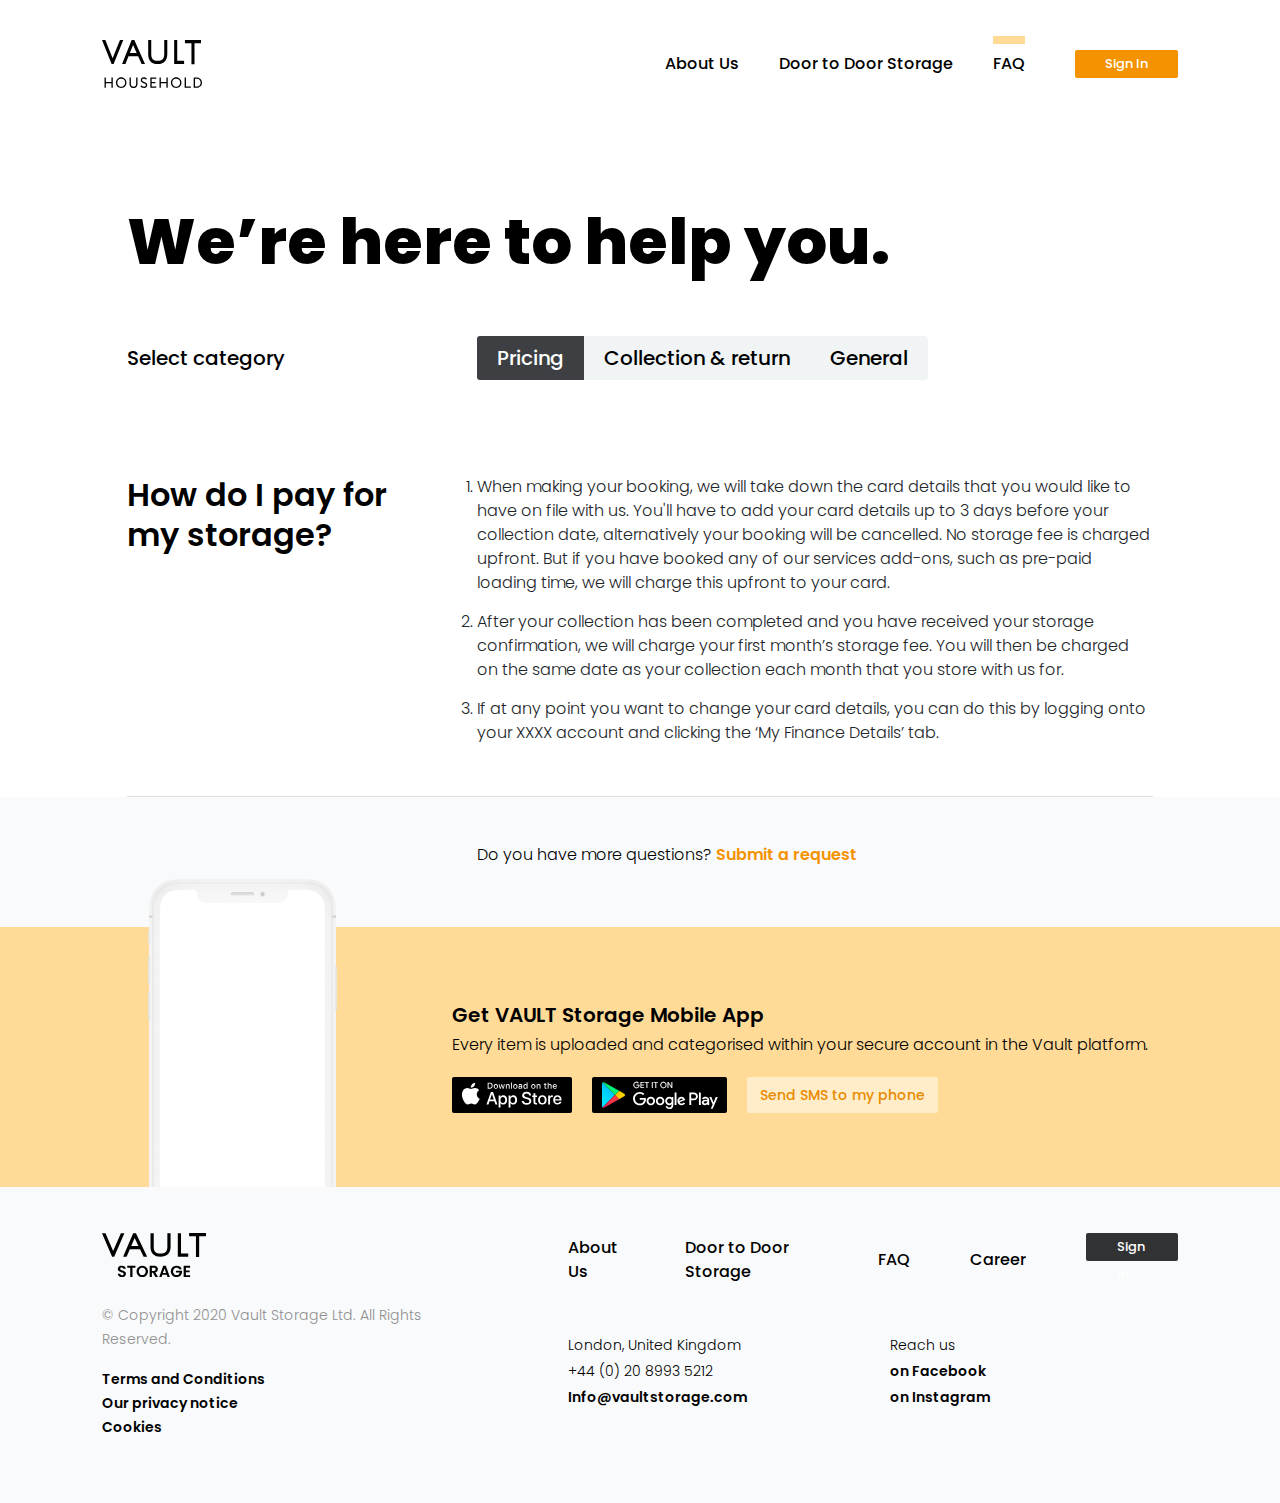
<file: help.html>
<!doctype html>
<html lang="en">
<head>
   <meta charset="utf-8">
   <meta name="viewport" content="width=device-width, initial-scale=1">
   <link rel="stylesheet" href="css/bootstrap.min.css">
   <link rel="stylesheet" href="css/swiper-bundle.min.css">
   <link rel="stylesheet" href="css/bootstrap-slider.css">
   <link rel="stylesheet" href="css/datepicker.min.css">
   <link rel="stylesheet" href="css/main.css">
   <title>Vault Storage | Front-page</title>
</head>
<body>
   <div class="header-single">
      <div class="topbar">
            <div class="container container2">
               <div class="logo d-pc-mini">
                  <a href="#">
                     <img src="images/logo.svg" alt="">
                  </a>
               </div>
               <div class="topbar-right d-pc-mini-flex">
                  <div class="menu">
                     <ul>
                           <li><a href="#">About Us</a></li>
                           <li><a href="#">Door to Door Storage</a></li>
                           <li><a href="#" class="active">FAQ</a></li>
                     </ul>
                  </div>
                  <div class="login">
                     <a href="#" class="login-button button1" data-bs-toggle="modal" data-bs-target="#loginDialog">Sign In</a>
                  </div>
               </div>
               <div class="mini-top d-mini">
                  <div class="menu_container">
                     <a href="#" class="mobile_menu"><img src="images/burger.svg" alt="" class="burger-white"><img src="images/burger-black.svg" alt="" class="burger-black"></a>
                  </div>
                  <div class="mini-logo">
                     <img src="images/logo-mini.svg" alt="" class="burger-white">
                     <img src="images/logo-black.svg" alt="" class="burger-black">
                  </div>
                  <div class="mini-right">
                     <a href="#">Sign In</a>
                  </div>
               </div>
         </div>
      </div>
   </div>
   <div class="help">
      <div class="container">
         <div class="help-title">
            <h2>We’re here to help you.</h2>
         </div>
         <div class="help-top">
            <div class="row">
               <div class="col-lg-4">
                  <span class="help-top-title">Select category</span>
               </div>
               <div class="col-lg-8">
                  <ul class="nav nav-tabs help-tab" id="myTab" role="tablist">
                     <li class="nav-item" role="presentation">
                        <button class="nav-link active" id="help-1-tab" data-bs-toggle="tab" data-bs-target="#help-1" type="button" role="tab" aria-controls="help-1" aria-selected="true">Pricing</button>
                     </li>
                     <li class="nav-item" role="presentation">
                        <button class="nav-link" id="help-2-tab" data-bs-toggle="tab" data-bs-target="#help-2" type="button" role="tab" aria-controls="help-2" aria-selected="false">Collection & return</button>
                     </li>
                     <li class="nav-item" role="presentation">
                        <button class="nav-link" id="help-3-tab" data-bs-toggle="tab" data-bs-target="#help-3" type="button" role="tab" aria-controls="help-3" aria-selected="false">General</button>
                     </li>
                  </ul>
               </div>
            </div>
         </div>
         <div class="help-cont">
            <div class="tab-content" id="myTabContent">
               <div class="tab-pane fade show active" id="help-1" role="tabpanel" aria-labelledby="help-1-tab">
                  <div class="help-list">
                     <div class="help-item">
                        <div class="row">
                           <div class="col-lg-4">
                              <div class="help-item-title">
                                 <h3>How do I pay for my storage?</h3>
                              </div>
                           </div>
                           <div class="col-lg-8">
                              <div class="help-item-des">
                                 <ol>
                                    <li>When making your booking, we will take down the card details that you would like to have on file with us. You'll have to add your card details up to 3 days before your collection date, alternatively your booking will be cancelled. No storage fee is charged upfront. But if you have booked any of our services add-ons, such as pre-paid loading time, we will charge this upfront to your card. </li>
                                    <li>After your collection has been completed and you have received your storage confirmation, we will charge your first month’s storage fee. You will then be charged on the same date as your collection each month that you store with us for.</li>
                                    <li>If at any point you want to change your card details, you can do this by logging onto your XXXX account and clicking the ‘My Finance Details’ tab.</li>
                                 </ol>
                              </div>
                           </div>
                        </div>
                     </div>
                  </div>
               </div>
               <div class="tab-pane fade" id="help-2" role="tabpanel" aria-labelledby="help-2-tab">
                  <div class="help-list">
                     <div class="help-item">
                        <div class="row">
                           <div class="col-lg-4">
                              <div class="help-item-title">
                                 <h3>How do I pay for my storage?</h3>
                              </div>
                           </div>
                           <div class="col-lg-8">
                              <div class="help-item-des">
                                 <ol>
                                    <li>When making your booking, we will take down the card details that you would like to have on file with us. You'll have to add your card details up to 3 days before your collection date, alternatively your booking will be cancelled. No storage fee is charged upfront. But if you have booked any of our services add-ons, such as pre-paid loading time, we will charge this upfront to your card. </li>
                                    <li>After your collection has been completed and you have received your storage confirmation, we will charge your first month’s storage fee. You will then be charged on the same date as your collection each month that you store with us for.</li>
                                    <li>If at any point you want to change your card details, you can do this by logging onto your XXXX account and clicking the ‘My Finance Details’ tab.</li>
                                 </ol>
                              </div>
                           </div>
                        </div>
                     </div>
                  </div>
               </div>
               <div class="tab-pane fade" id="help-3" role="tabpanel" aria-labelledby="help-3-tab">
                  <div class="help-list">
                     <div class="help-item">
                        <div class="row">
                           <div class="col-lg-4">
                              <div class="help-item-title">
                                 <h3>How do I pay for my storage?</h3>
                              </div>
                           </div>
                           <div class="col-lg-8">
                              <div class="help-item-des">
                                 <ol>
                                    <li>When making your booking, we will take down the card details that you would like to have on file with us. You'll have to add your card details up to 3 days before your collection date, alternatively your booking will be cancelled. No storage fee is charged upfront. But if you have booked any of our services add-ons, such as pre-paid loading time, we will charge this upfront to your card. </li>
                                    <li>After your collection has been completed and you have received your storage confirmation, we will charge your first month’s storage fee. You will then be charged on the same date as your collection each month that you store with us for.</li>
                                    <li>If at any point you want to change your card details, you can do this by logging onto your XXXX account and clicking the ‘My Finance Details’ tab.</li>
                                 </ol>
                              </div>
                           </div>
                        </div>
                     </div>
                  </div>
               </div>
            </div>
         </div>
      </div>
   </div>
   <div class="help-footer">
      <div class="container">
         <div class="row">
            <div class="col-md-4"></div>
            <div class="col-md-8">
               <div class="help-text">
                  <p>Do you have more questions? <a href="#">Submit a request</a></p>
               </div>
            </div>
         </div>
      </div>
   </div>
   <div class="app">
      <div class="container">
         <div class="app-box">
               <div class="app-image">
                  <img src="images/app-image.png" alt="">
               </div>
               <div class="app-text">
                  <div class="app-title">
                     <h4>Get VAULT Storage Mobile App</h4>
                  </div>
                  <div class="app-des">
                     <span>Every item is uploaded and categorised within your secure account in the Vault platform.</span>
                  </div>
                  <div class="app-buttons">
                     <a href="#" class="app-item">
                           <img src="images/app-store.svg" alt="" class="d-pc-mini">
                           <img src="images/app-store-mob.svg" alt="" class="d-mini">
                     </a>
                     <a href="#" class="app-item">
                           <img src="images/google-play.svg" alt="" class="d-pc-mini">
                           <img src="images/google-play-mob.svg" alt="" class="d-mini">
                     </a>
                     <a href="#" class="app-item app-button d-pc">Send SMS to my phone</a>
                  </div>
                  <a href="#" class="app-item app-button d-mob app-mob">Send SMS to my phone</a>
               </div>
         </div>
      </div>
   </div>
   <div class="footer">
      <div class="container container3 footer-box">
         <div class="footer-about d-pc">
               <div class="footer-logo">
                  <img src="images/footer-logo.svg" alt="">
               </div>
               <div class="footer-copyright">
                  <span>© Copyright 2020 Vault Storage Ltd. All Rights Reserved.</span>
               </div>
               <div class="footer-about-menu">
                  <ul>
                     <li><a href="#">Terms and Conditions </a></li>
                     <li><a href="#">Our privacy notice </a></li>
                     <li><a href="#">Cookies</a></li>
                  </ul>
               </div>
         </div>
         <div class="footer-info">
               <div class="footer-top">
                  <div class="footer-menu">
                     <ul>
                           <li><a href="#">About Us</a></li>
                           <li><a href="#"><span>Door to Door</span> Storage</a></li>
                           <li><a href="#">FAQ</a></li>
                           <li><a href="#">Career</a></li>
                     </ul>
                  </div>
                  <div class="footer-button">
                     <a href="#" class="button5" data-bs-toggle="modal" data-bs-target="#loginDialog">Sign In</a>
                  </div>
               </div>
               <div class="footer-bottom d-pc-flex">
                  <div class="footer-address">
                     <div class="footer-address-item">
                           <span>London, United Kingdom</span>
                     </div>
                     <div class="footer-address-item">
                           <span>+44 (0) 20 8993 5212</span>
                     </div>
                     <div class="footer-address-item">
                           <span class="strong">Info@vaultstorage.com</span>
                     </div>
                  </div>
                  <div class="footer-soc">
                     <div class="footer-soc-title">
                           <span>Reach us </span>
                     </div>
                     <a href="#" class="footer-soc-item">on Facebook</a>
                     <a href="#" class="footer-soc-item">on Instagram</a>
                  </div>
               </div>
         </div>
         <div class="footer-mob d-mob">
               <div class="footer-left">
                  <div class="footer-logo">
                     <img src="images/footer-logo.svg" alt="">
                  </div>
                  <div class="footer-copyright">
                     <span>© Copyright 2020 Vault Storage Ltd. All Rights Reserved.</span>
                  </div>
                  <div class="footer-about-menu">
                     <ul>
                           <li><a href="#">Terms and Conditions </a></li>
                           <li><a href="#">Our privacy notice </a></li>
                           <li><a href="#">Cookies</a></li>
                     </ul>
                  </div>
               </div>
               <div class="footer-right">
                  <div class="footer-bottom">
                     <div class="footer-address">
                           <div class="footer-address-item">
                              <span>London, United Kingdom</span>
                           </div>
                           <div class="footer-address-item">
                              <span>+44 (0) 20 8993 5212</span>
                           </div>
                           <div class="footer-address-item">
                              <span class="strong">Info@vaultstorage.com</span>
                           </div>
                     </div>
                     <div class="footer-soc">
                           <div class="footer-soc-title">
                              <span>Reach us </span>
                           </div>
                           <a href="#" class="footer-soc-item">on Facebook</a>
                           <a href="#" class="footer-soc-item">on Instagram</a>
                     </div>
                  </div>
               </div>
         </div>
      </div>
   </div>
   <div class="modal fade" id="loginDialog" tabindex="-1" aria-labelledby="loginDialogLabel" aria-hidden="true">
      <div class="modal-dialog modal-dialog-centered login-dialog">
         <div class="modal-content modal-cont">
               <div class="dialog-close" data-bs-dismiss="modal" aria-label="Close">
               <img src="images/close.svg" alt="">
               </div>
               <div class="login">
               <div class="login-title">
                  <h4>Sign in</h4>
                  <p>Don’t have password? <a href="#activateDialog" data-bs-toggle="modal" data-bs-target="#activateDialog" data-bs-dismiss="modal" aria-label="Close">Activate your account</a></p>
               </div>
               <div class="login-inputs">
                  <input type="text" placeholder="Email">
                  <input type="password" placeholder="Password">
               </div>
               <div class="login-box">
                  <div class="login-box-remember">
                     <div class="form-check">
                           <input class="form-check-input" type="checkbox" value="" id="flexCheckDefault">
                           <label class="form-check-label" for="flexCheckDefault">
                           Remember me
                           </label>
                     </div>
                  </div>
                  <div class="login-box-forgot">
                     <a href="#">Forgot your password?</a>
                  </div>
               </div>
               <div class="login-button">
                  <button>Sign in</button>
               </div>
               </div>
         </div>
      </div>
   </div>
   <div class="modal fade" id="activateDialog" tabindex="-1" aria-labelledby="activateDialogLabel" aria-hidden="true">
      <div class="modal-dialog modal-dialog-centered">
         <div class="modal-content modal-cont">
               <div class="dialog-close" data-bs-dismiss="modal" aria-label="Close">
               <img src="images/close.svg" alt="">
               </div>
               <div class="login">
               <div class="login-title">
                  <h4>Activate your account</h4>
                  <p>Enter the email associated with your account below and we'll send you a link to reset your password.</p>
               </div>
               <div class="login-inputs">
                  <input type="text" placeholder="Email">
               </div>
               <div class="login-button">
                  <button>Reset password</button>
               </div>
               <div class="login-have">
                  <a href="#loginDialog" data-bs-toggle="modal" data-bs-target="#loginDialog" data-bs-dismiss="modal" aria-label="Close">Already have account</a>
               </div>
               </div>
         </div>
      </div>
   </div>
   <div class="mobile_menu_container">
      <div class="mobile_menu_content">
         <ul>
               <li><a href="#">About Us</a></li>
               <li><a href="#">Door to Door Storage</a></li>
               <li><a href="#">FAQ</a></li>
         </ul>
      </div>
   </div>
   <div class="mobile_menu_overlay"></div>
   <script src="https://cdn.jsdelivr.net/npm/bootstrap@5.0.0-beta2/dist/js/bootstrap.bundle.min.js" integrity="sha384-b5kHyXgcpbZJO/tY9Ul7kGkf1S0CWuKcCD38l8YkeH8z8QjE0GmW1gYU5S9FOnJ0" crossorigin="anonymous"></script>
   <script src="js/swiper-bundle.min.js"></script>
   <script src="js/jquery-3.6.0.min.js"></script>
   <script src="js/bootstrap-slider.js"></script>
   <script src="js/jquery.autocomplete.min.js"></script>
   <script src="js/datepicker.min.js"></script>
   <script src="js/main.js"></script>
</body>
</html>
</file>
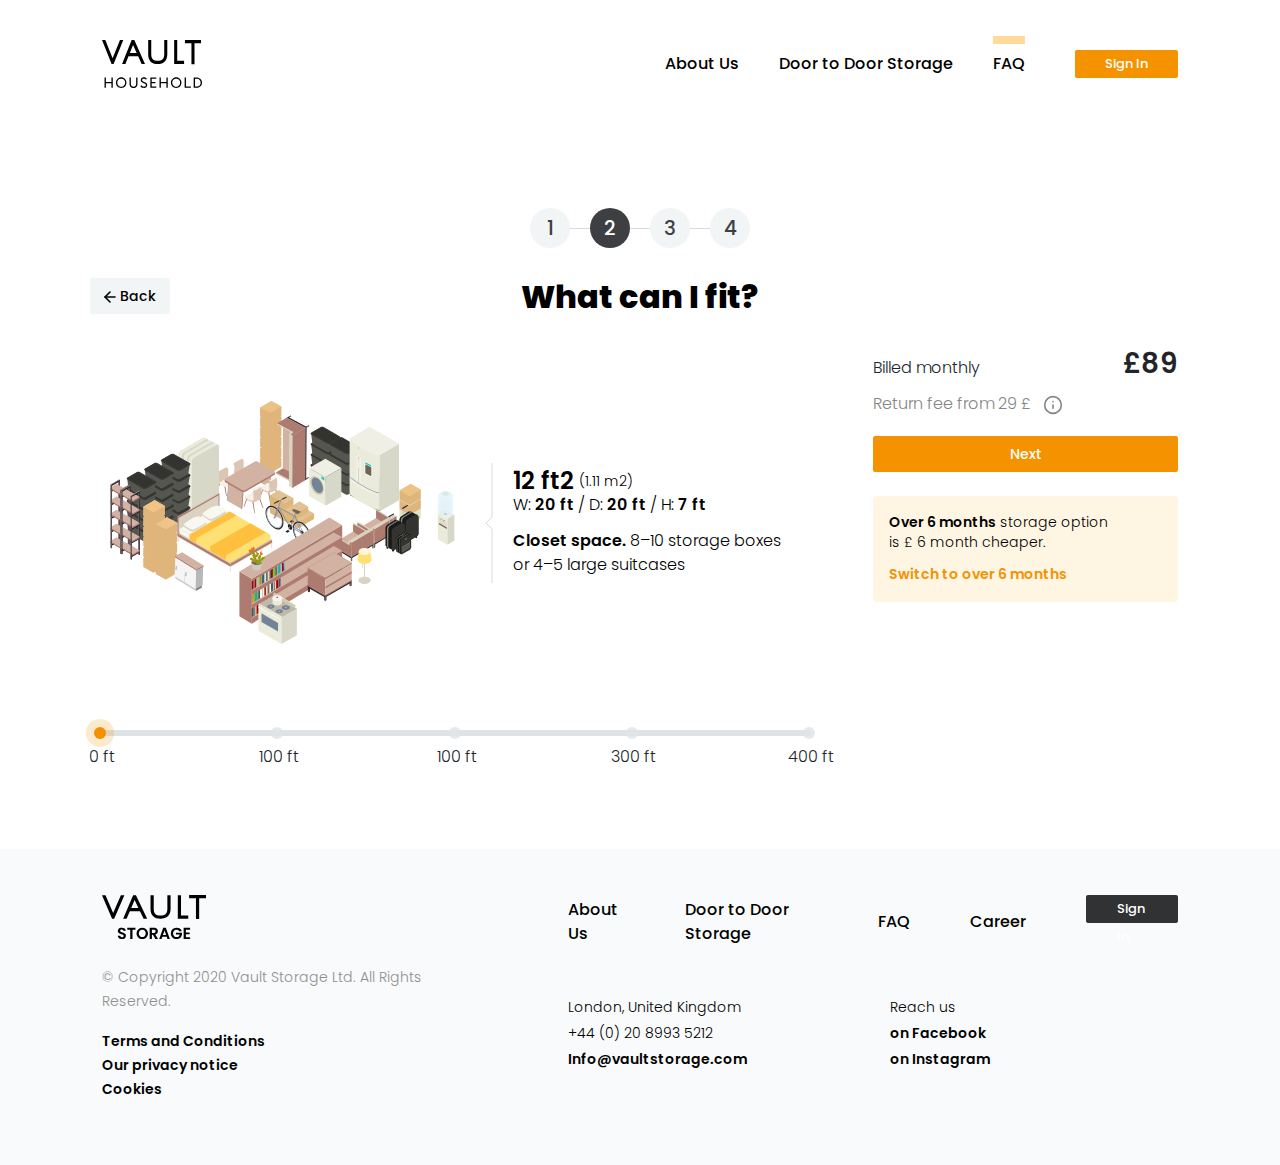
<file: select-2.html>
<!doctype html>
<html lang="en">
<head>
   <meta charset="utf-8">
   <meta name="viewport" content="width=device-width, initial-scale=1">
   <link rel="stylesheet" href="css/bootstrap.min.css">
   <link rel="stylesheet" href="css/swiper-bundle.min.css">
   <link rel="stylesheet" href="css/bootstrap-slider.css">
   <link rel="stylesheet" href="css/datepicker.min.css">
   <link rel="stylesheet" href="css/main.css">
   <title>Vault Storage | Front-page</title>
</head>
<body>
   <div class="header-single">
      <div class="topbar">
            <div class="container container2">
               <div class="logo d-pc-mini">
                  <a href="#">
                     <img src="images/logo.svg" alt="">
                  </a>
               </div>
               <div class="topbar-right d-pc-mini-flex">
                  <div class="menu">
                     <ul>
                           <li><a href="#">About Us</a></li>
                           <li><a href="#">Door to Door Storage</a></li>
                           <li><a href="#" class="active">FAQ</a></li>
                     </ul>
                  </div>
                  <div class="login">
                     <a href="#" class="login-button button1" data-bs-toggle="modal" data-bs-target="#loginDialog">Sign In</a>
                  </div>
               </div>
               <div class="mini-top d-mini">
                  <div class="menu_container">
                     <a href="#" class="mobile_menu"><img src="images/burger.svg" alt="" class="burger-white"><img src="images/burger-black.svg" alt="" class="burger-black"></a>
                  </div>
                  <div class="mini-logo">
                     <img src="images/logo-mini.svg" alt="" class="burger-white">
                     <img src="images/logo-black.svg" alt="" class="burger-black">
                  </div>
                  <div class="mini-right">
                     <a href="#">Sign In</a>
                  </div>
               </div>
         </div>
      </div>
   </div>
   <div class="select">
      <div class="container container2 position-relative">
         <div class="select-top">
            <div class="select-title select-title-second">
               <a href="#" class="select-back"><img src="images/back.svg" alt=""> <span>Back</span></a>
               <h2>What can I fit?</h2>
            </div>
            <div class="select-step-center">
               <div class="select-step">
                  <div class="select-step-item">
                     <span>1</span>
                  </div>
                  <div class="select-step-item active">
                     <span>2</span>
                  </div>
                  <div class="select-step-item">
                     <span>3</span>
                  </div>
                  <div class="select-step-item">
                     <span>4</span>
                  </div>
               </div>
            </div>
         </div>
         <div class="select-box">
            <div class="row">
               <div class="col-lg-8">
                  <div class="select-center">
                     <div class="select-image">
                        <img src="images/select1.svg" alt="">
                     </div>
                     <div class="select-line">
                        <img src="images/select-line.svg" alt="">
                     </div>
                     <div class="select-text select-collapse">
                        <div class="select-collapse-text">
                           <div class="select-text1">12 ft2 <div>(1.11 m2)</div></div>
                           <div class="select-text2">W: <strong>20 ft</strong>  / D: <strong>20 ft</strong>  / H: <strong>7 ft</strong></div>
                        </div>
                        <div class="selectmob" data-bs-toggle="collapse" href="#collapseExample" role="button" aria-expanded="false" aria-controls="collapseExample">
                           <span>What can it fit?</span>
                           <img src="images/collapse.svg" alt="">
                        </div>
                        <div class="select-text3"><strong>Closet space.</strong> 8–10 storage boxes or 4–5 large suitcases</div>
                     </div>
                  </div>
                  <div class="select-range">
                     <input type="text" id="range">
                  </div>
               </div>
               <div class="col-lg-4">
                  <div class="select-sidebar">
                     <div class="select-sidebar-top">
                        <div class="select-sidebar-price">
                           <span>Billed monthly</span>
                           <h4>£89</h4>
                        </div>
                        <div class="select-sidebar-monthly">
                           <span>Return fee from 29 £ </span>
                           <div class="tooltip2"><img src="images/info-icon.svg" alt="">
                              <div class="tooltiptext">
                                 <p>Our teams can provide full packing services (charged at £39 per 30min) with all packing materials you might require available to order prior to your collection.</p>
                                 <p>If you select the pack and service we’ll be in touch to confirm exactly what we’re packing for you and make sure the team have everything needed to carefully pack and protect your items on the day.</p>
                              </div>
                           </div>
                        </div>
                        <div class="select-sidebar-next">
                           <a href="#">Next</a>
                        </div>
                     </div>
                     <div class="select-sidebar-notice">
                        <div class="select-sidebar-notice-top">
                           <p><span>Over 6 months</span> storage option is £ 6 month cheaper.</p>
                        </div>
                        <div class="select-sidebar-notice-des">
                           <span>Switch to over 6 months</span>
                        </div>
                     </div>
                  </div>
               </div>
            </div>
         </div>
      </div>
   </div>
   <div class="footer">
      <div class="container container3 footer-box">
         <div class="footer-about d-pc">
               <div class="footer-logo">
                  <img src="images/footer-logo.svg" alt="">
               </div>
               <div class="footer-copyright">
                  <span>© Copyright 2020 Vault Storage Ltd. All Rights Reserved.</span>
               </div>
               <div class="footer-about-menu">
                  <ul>
                     <li><a href="#">Terms and Conditions </a></li>
                     <li><a href="#">Our privacy notice </a></li>
                     <li><a href="#">Cookies</a></li>
                  </ul>
               </div>
         </div>
         <div class="footer-info">
               <div class="footer-top">
                  <div class="footer-menu">
                     <ul>
                           <li><a href="#">About Us</a></li>
                           <li><a href="#"><span>Door to Door</span> Storage</a></li>
                           <li><a href="#">FAQ</a></li>
                           <li><a href="#">Career</a></li>
                     </ul>
                  </div>
                  <div class="footer-button">
                     <a href="#" class="button5" data-bs-toggle="modal" data-bs-target="#loginDialog">Sign In</a>
                  </div>
               </div>
               <div class="footer-bottom d-pc-flex">
                  <div class="footer-address">
                     <div class="footer-address-item">
                           <span>London, United Kingdom</span>
                     </div>
                     <div class="footer-address-item">
                           <span>+44 (0) 20 8993 5212</span>
                     </div>
                     <div class="footer-address-item">
                           <span class="strong">Info@vaultstorage.com</span>
                     </div>
                  </div>
                  <div class="footer-soc">
                     <div class="footer-soc-title">
                           <span>Reach us </span>
                     </div>
                     <a href="#" class="footer-soc-item">on Facebook</a>
                     <a href="#" class="footer-soc-item">on Instagram</a>
                  </div>
               </div>
         </div>
         <div class="footer-mob d-mob">
               <div class="footer-left">
                  <div class="footer-logo">
                     <img src="images/footer-logo.svg" alt="">
                  </div>
                  <div class="footer-copyright">
                     <span>© Copyright 2020 Vault Storage Ltd. All Rights Reserved.</span>
                  </div>
                  <div class="footer-about-menu">
                     <ul>
                           <li><a href="#">Terms and Conditions </a></li>
                           <li><a href="#">Our privacy notice </a></li>
                           <li><a href="#">Cookies</a></li>
                     </ul>
                  </div>
               </div>
               <div class="footer-right">
                  <div class="footer-bottom">
                     <div class="footer-address">
                           <div class="footer-address-item">
                              <span>London, United Kingdom</span>
                           </div>
                           <div class="footer-address-item">
                              <span>+44 (0) 20 8993 5212</span>
                           </div>
                           <div class="footer-address-item">
                              <span class="strong">Info@vaultstorage.com</span>
                           </div>
                     </div>
                     <div class="footer-soc">
                           <div class="footer-soc-title">
                              <span>Reach us </span>
                           </div>
                           <a href="#" class="footer-soc-item">on Facebook</a>
                           <a href="#" class="footer-soc-item">on Instagram</a>
                     </div>
                  </div>
               </div>
         </div>
      </div>
   </div>
   <div class="modal fade" id="loginDialog" tabindex="-1" aria-labelledby="loginDialogLabel" aria-hidden="true">
      <div class="modal-dialog modal-dialog-centered login-dialog">
         <div class="modal-content modal-cont">
            <div class="dialog-close" data-bs-dismiss="modal" aria-label="Close">
            <img src="images/close.svg" alt="">
            </div>
            <div class="login">
            <div class="login-title">
               <h4>Sign in</h4>
               <p>Don’t have password? <a href="#activateDialog" data-bs-toggle="modal" data-bs-target="#activateDialog" data-bs-dismiss="modal" aria-label="Close">Activate your account</a></p>
            </div>
            <div class="login-inputs">
               <input type="text" placeholder="Email">
               <input type="password" placeholder="Password">
            </div>
            <div class="login-box">
               <div class="login-box-remember">
                     <div class="form-check">
                        <input class="form-check-input" type="checkbox" value="" id="flexCheckDefault">
                        <label class="form-check-label" for="flexCheckDefault">
                        Remember me
                        </label>
                     </div>
               </div>
               <div class="login-box-forgot">
                     <a href="#">Forgot your password?</a>
               </div>
            </div>
            <div class="login-button">
               <button>Sign in</button>
            </div>
            </div>
         </div>
      </div>
   </div>
   <div class="modal fade" id="activateDialog" tabindex="-1" aria-labelledby="activateDialogLabel" aria-hidden="true">
      <div class="modal-dialog modal-dialog-centered">
            <div class="modal-content modal-cont">
               <div class="dialog-close" data-bs-dismiss="modal" aria-label="Close">
               <img src="images/close.svg" alt="">
               </div>
               <div class="login">
               <div class="login-title">
                  <h4>Activate your account</h4>
                  <p>Enter the email associated with your account below and we'll send you a link to reset your password.</p>
               </div>
               <div class="login-inputs">
                  <input type="text" placeholder="Email">
               </div>
               <div class="login-button">
                  <button>Reset password</button>
               </div>
               <div class="login-have">
                  <a href="#loginDialog" data-bs-toggle="modal" data-bs-target="#loginDialog" data-bs-dismiss="modal" aria-label="Close">Already have account</a>
               </div>
               </div>
            </div>
      </div>
   </div>
   <div class="mobile_menu_container">
      <div class="mobile_menu_content">
         <ul>
               <li><a href="#">About Us</a></li>
               <li><a href="#">Door to Door Storage</a></li>
               <li><a href="#">FAQ</a></li>
         </ul>
      </div>
   </div>
   <div class="mobile_menu_overlay"></div>
   <script src="https://cdn.jsdelivr.net/npm/@popperjs/core@2.6.0/dist/umd/popper.min.js" integrity="sha384-KsvD1yqQ1/1+IA7gi3P0tyJcT3vR+NdBTt13hSJ2lnve8agRGXTTyNaBYmCR/Nwi" crossorigin="anonymous"></script>
   <script src="https://cdn.jsdelivr.net/npm/bootstrap@5.0.0-beta2/dist/js/bootstrap.min.js" integrity="sha384-nsg8ua9HAw1y0W1btsyWgBklPnCUAFLuTMS2G72MMONqmOymq585AcH49TLBQObG" crossorigin="anonymous"></script>
   <script src="js/swiper-bundle.min.js"></script>
   <script src="js/jquery-3.6.0.min.js"></script>
   <script src="js/bootstrap-slider.js"></script>
   <script src="js/jquery.autocomplete.min.js"></script>
   <script src="js/datepicker.min.js"></script>
   <script src="js/main.js"></script>
</body>
</html>
</file>
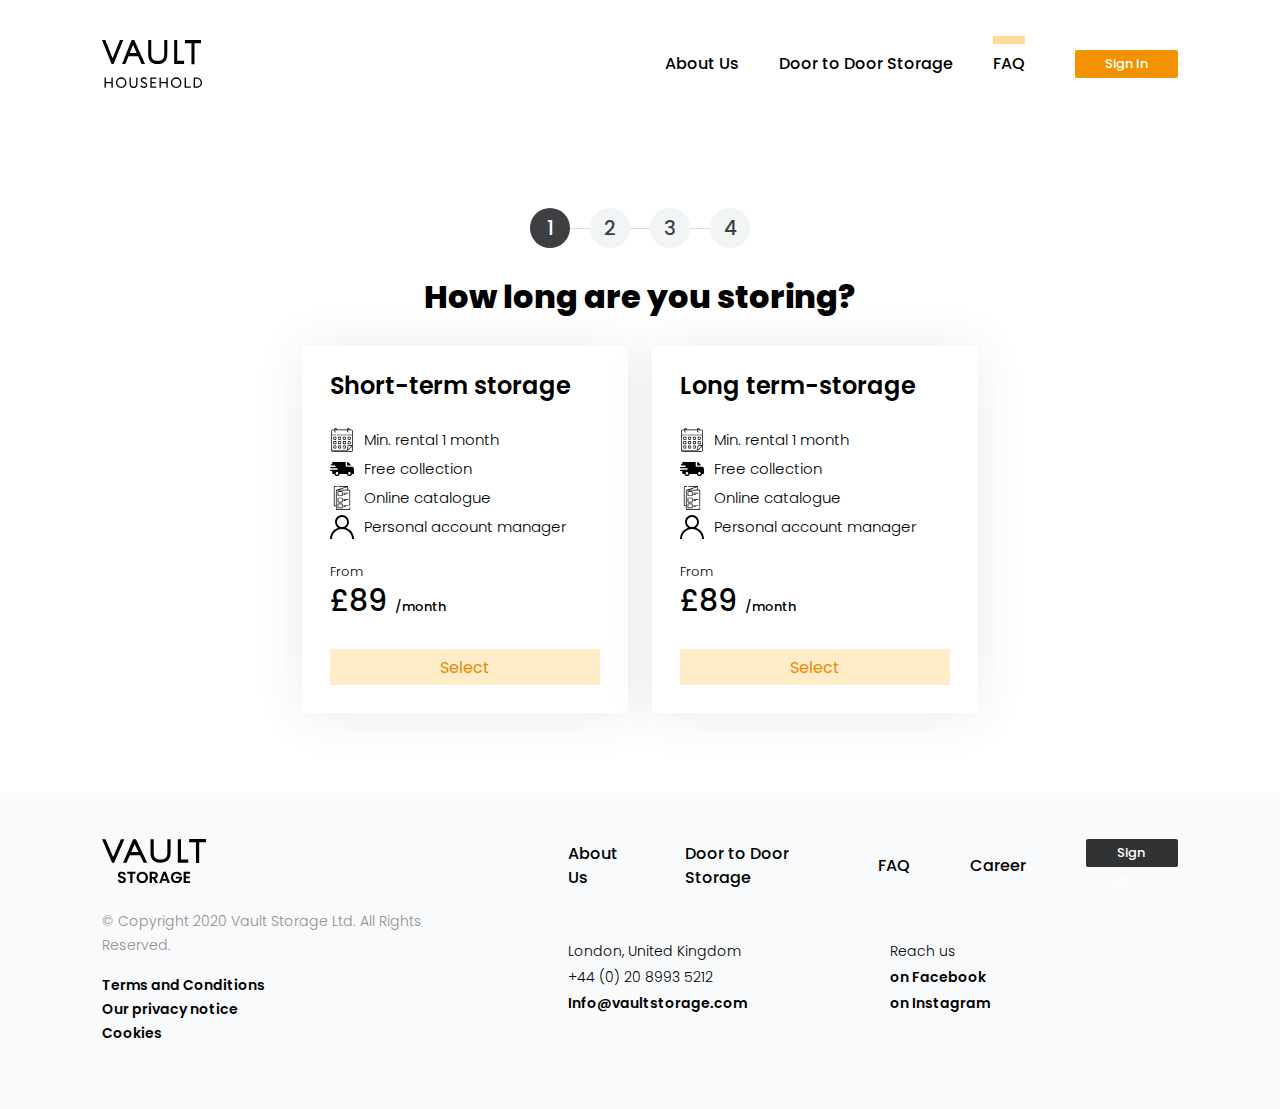
<file: select.html>
<!doctype html>
<html lang="en">
<head>
   <meta charset="utf-8">
   <meta name="viewport" content="width=device-width, initial-scale=1">
   <link rel="stylesheet" href="css/bootstrap.min.css">
   <link rel="stylesheet" href="css/swiper-bundle.min.css">
   <link rel="stylesheet" href="css/bootstrap-slider.css">
   <link rel="stylesheet" href="css/datepicker.min.css">
   <link rel="stylesheet" href="css/main.css">
   <title>Vault Storage | Front-page</title>
</head>
<body>
   <div class="header-single">
      <div class="topbar">
            <div class="container container2">
               <div class="logo d-pc-mini">
                  <a href="#">
                     <img src="images/logo.svg" alt="">
                  </a>
               </div>
               <div class="topbar-right d-pc-mini-flex">
                  <div class="menu">
                     <ul>
                           <li><a href="#">About Us</a></li>
                           <li><a href="#">Door to Door Storage</a></li>
                           <li><a href="#" class="active">FAQ</a></li>
                     </ul>
                  </div>
                  <div class="login">
                     <a href="#" class="login-button button1" data-bs-toggle="modal" data-bs-target="#loginDialog">Sign In</a>
                  </div>
               </div>
               <div class="mini-top d-mini">
                  <div class="menu_container">
                     <a href="#" class="mobile_menu"><img src="images/burger.svg" alt="" class="burger-white"><img src="images/burger-black.svg" alt="" class="burger-black"></a>
                  </div>
                  <div class="mini-logo">
                     <img src="images/logo-mini.svg" alt="" class="burger-white">
                     <img src="images/logo-black.svg" alt="" class="burger-black">
                  </div>
                  <div class="mini-right">
                     <a href="#">Sign In</a>
                  </div>
               </div>
         </div>
      </div>
   </div>
   <div class="select">
      <div class="container container2">
         <div class="select-top">
            <div class="select-title select-title-center">
               <h2>How long are you storing?</h2>
            </div>
            <div class="select-step-center">
               <div class="select-step">
                  <div class="select-step-item active">
                     <span>1</span>
                  </div>
                  <div class="select-step-item">
                     <span>2</span>
                  </div>
                  <div class="select-step-item">
                     <span>3</span>
                  </div>
                  <div class="select-step-item">
                     <span>4</span>
                  </div>
               </div>
            </div>
         </div>
      </div>
      <div class="container">
         <div class="select-list">
            <div class="row">
                  <div class="col-lg-4 col-md-6">
                     <a href="#" class="select-item">
                        <div class="select-text">
                           <div class="select-item-title">
                                 <h4>Short-term storage</h4>
                           </div>
                           <div class="select-content">
                              <div class="select-price">
                                 <img src="images/calendar.svg" alt="">
                                 <span>Min. rental 1 month</span>
                              </div>
                              <div class="select-price">
                                 <img src="images/fast-delivery.svg" alt="">
                                 <span>Free collection</span>
                              </div>
                              <div class="select-price">
                                 <img src="images/catalogue.svg" alt="">
                                 <span>Online catalogue</span>
                              </div>
                              <div class="select-price">
                                 <img src="images/user.svg" alt="">
                                 <span>Personal account manager</span>
                              </div>
                           </div>
                           <div class="select-item-price">
                              <span>From</span>
                              <h4>£89 <span>/month</span></h4>
                           </div>
                           <div class="select-button">
                                 <button>Select</button>
                                 <img src="images/next.svg" alt="" class="d-mob">
                           </div>
                        </div>
                     </a>
                  </div>
                  <div class="col-lg-4 col-md-6">
                     <a href="#" class="select-item">
                        <div class="select-text">
                           <div class="select-item-title">
                                 <h4>Long term-storage</h4>
                           </div>
                           <div class="select-content">
                              <div class="select-price">
                                 <img src="images/calendar.svg" alt="">
                                 <span>Min. rental 1 month</span>
                              </div>
                              <div class="select-price">
                                 <img src="images/fast-delivery.svg" alt="">
                                 <span>Free collection</span>
                              </div>
                              <div class="select-price">
                                 <img src="images/catalogue.svg" alt="">
                                 <span>Online catalogue</span>
                              </div>
                              <div class="select-price">
                                 <img src="images/user.svg" alt="">
                                 <span>Personal account manager</span>
                              </div>
                           </div>
                           <div class="select-item-price">
                              <span>From</span>
                              <h4>£89 <span>/month</span></h4>
                           </div>
                           <div class="select-button">
                                 <button>Select</button>
                                 <img src="images/next.svg" alt="" class="d-mob">
                           </div>
                        </div>
                     </a>
                  </div>
            </div>
         </div>
      </div>
   </div>
   <div class="footer">
      <div class="container container3 footer-box">
         <div class="footer-about d-pc">
               <div class="footer-logo">
                  <img src="images/footer-logo.svg" alt="">
               </div>
               <div class="footer-copyright">
                  <span>© Copyright 2020 Vault Storage Ltd. All Rights Reserved.</span>
               </div>
               <div class="footer-about-menu">
                  <ul>
                     <li><a href="#">Terms and Conditions </a></li>
                     <li><a href="#">Our privacy notice </a></li>
                     <li><a href="#">Cookies</a></li>
                  </ul>
               </div>
         </div>
         <div class="footer-info">
               <div class="footer-top">
                  <div class="footer-menu">
                     <ul>
                           <li><a href="#">About Us</a></li>
                           <li><a href="#"><span>Door to Door</span> Storage</a></li>
                           <li><a href="#">FAQ</a></li>
                           <li><a href="#">Career</a></li>
                     </ul>
                  </div>
                  <div class="footer-button">
                     <a href="#" class="button5" data-bs-toggle="modal" data-bs-target="#loginDialog">Sign In</a>
                  </div>
               </div>
               <div class="footer-bottom d-pc-flex">
                  <div class="footer-address">
                     <div class="footer-address-item">
                           <span>London, United Kingdom</span>
                     </div>
                     <div class="footer-address-item">
                           <span>+44 (0) 20 8993 5212</span>
                     </div>
                     <div class="footer-address-item">
                           <span class="strong">Info@vaultstorage.com</span>
                     </div>
                  </div>
                  <div class="footer-soc">
                     <div class="footer-soc-title">
                           <span>Reach us </span>
                     </div>
                     <a href="#" class="footer-soc-item">on Facebook</a>
                     <a href="#" class="footer-soc-item">on Instagram</a>
                  </div>
               </div>
         </div>
         <div class="footer-mob d-mob">
               <div class="footer-left">
                  <div class="footer-logo">
                     <img src="images/footer-logo.svg" alt="">
                  </div>
                  <div class="footer-copyright">
                     <span>© Copyright 2020 Vault Storage Ltd. All Rights Reserved.</span>
                  </div>
                  <div class="footer-about-menu">
                     <ul>
                           <li><a href="#">Terms and Conditions </a></li>
                           <li><a href="#">Our privacy notice </a></li>
                           <li><a href="#">Cookies</a></li>
                     </ul>
                  </div>
               </div>
               <div class="footer-right">
                  <div class="footer-bottom">
                     <div class="footer-address">
                           <div class="footer-address-item">
                              <span>London, United Kingdom</span>
                           </div>
                           <div class="footer-address-item">
                              <span>+44 (0) 20 8993 5212</span>
                           </div>
                           <div class="footer-address-item">
                              <span class="strong">Info@vaultstorage.com</span>
                           </div>
                     </div>
                     <div class="footer-soc">
                           <div class="footer-soc-title">
                              <span>Reach us </span>
                           </div>
                           <a href="#" class="footer-soc-item">on Facebook</a>
                           <a href="#" class="footer-soc-item">on Instagram</a>
                     </div>
                  </div>
               </div>
         </div>
      </div>
   </div>
   <div class="mobile_menu_container">
      <div class="mobile_menu_content">
         <ul>
               <li><a href="#">About Us</a></li>
               <li><a href="#">Door to Door Storage</a></li>
               <li><a href="#">FAQ</a></li>
         </ul>
      </div>
   </div>
   <div class="mobile_menu_overlay"></div>
   <script src="https://cdn.jsdelivr.net/npm/bootstrap@5.0.0-beta2/dist/js/bootstrap.bundle.min.js" integrity="sha384-b5kHyXgcpbZJO/tY9Ul7kGkf1S0CWuKcCD38l8YkeH8z8QjE0GmW1gYU5S9FOnJ0" crossorigin="anonymous"></script>
   <script src="js/swiper-bundle.min.js"></script>
   <script src="js/jquery-3.6.0.min.js"></script>
   <script src="js/bootstrap-slider.js"></script>
   <script src="js/jquery.autocomplete.min.js"></script>
   <script src="js/datepicker.min.js"></script>
   <script src="js/main.js"></script>
</body>
</html>
</file>
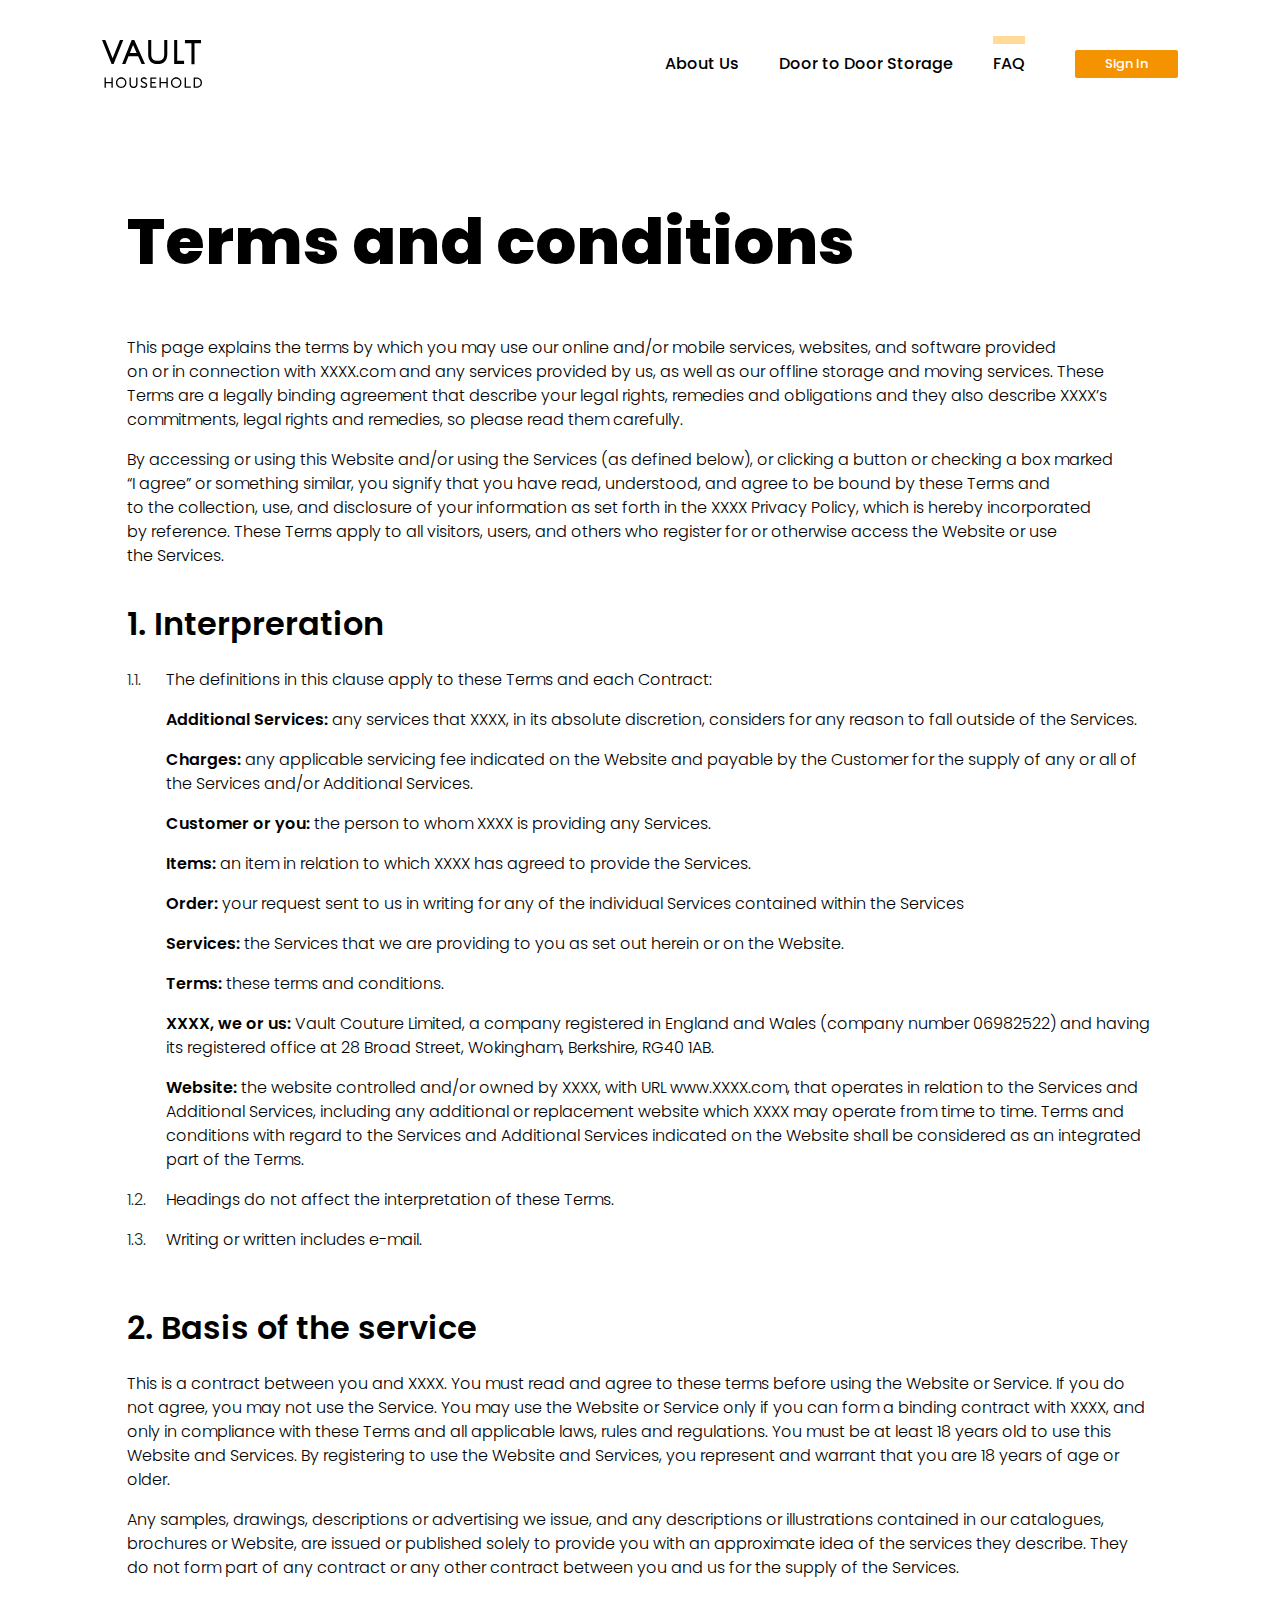
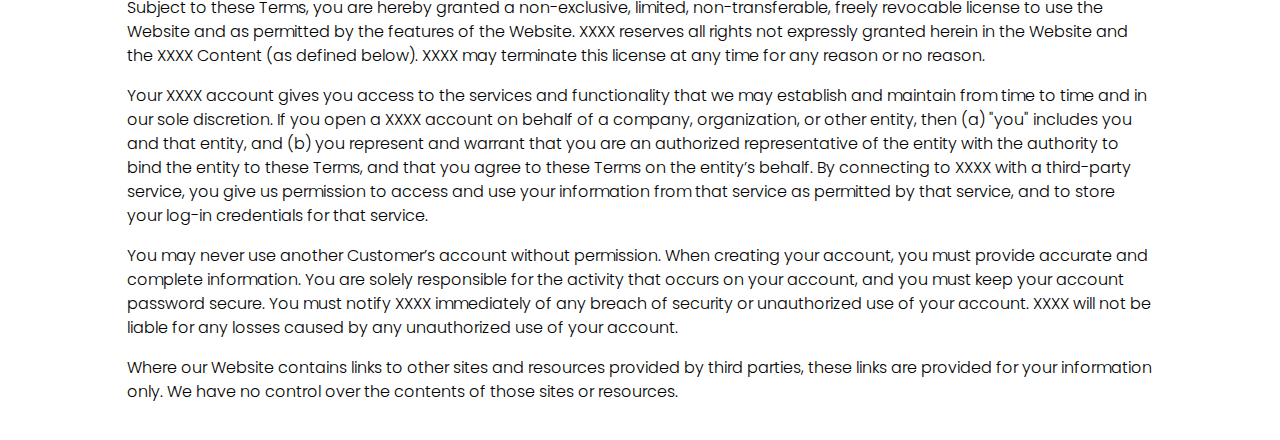
<file: static.html>
<!doctype html>
<html lang="en">
<head>
   <meta charset="utf-8">
   <meta name="viewport" content="width=device-width, initial-scale=1">
   <link rel="stylesheet" href="css/bootstrap.min.css">
   <link rel="stylesheet" href="css/swiper-bundle.min.css">
   <link rel="stylesheet" href="css/bootstrap-slider.css">
   <link rel="stylesheet" href="css/datepicker.min.css">
   <link rel="stylesheet" href="css/main.css">
   <title>Vault Storage | Front-page</title>
</head>
<body>
   <div class="header-single">
      <div class="topbar">
            <div class="container container2">
               <div class="logo d-pc-mini">
                  <a href="#">
                     <img src="images/logo.svg" alt="">
                  </a>
               </div>
               <div class="topbar-right d-pc-mini-flex">
                  <div class="menu">
                     <ul>
                           <li><a href="#">About Us</a></li>
                           <li><a href="#">Door to Door Storage</a></li>
                           <li><a href="#" class="active">FAQ</a></li>
                     </ul>
                  </div>
                  <div class="login">
                     <a href="#" class="login-button button1" data-bs-toggle="modal" data-bs-target="#loginDialog">Sign In</a>
                  </div>
               </div>
               <div class="mini-top d-mini">
                  <div class="menu_container">
                     <a href="#" class="mobile_menu"><img src="images/burger.svg" alt="" class="burger-white"><img src="images/burger-black.svg" alt="" class="burger-black"></a>
                  </div>
                  <div class="mini-logo">
                     <img src="images/logo-mini.svg" alt="" class="burger-white">
                     <img src="images/logo-black.svg" alt="" class="burger-black">
                  </div>
                  <div class="mini-right">
                     <a href="#">Sign In</a>
                  </div>
               </div>
         </div>
      </div>
   </div>
   <div class="static">
      <div class="container">
         <div class="static-title">
            <h2>Terms and conditions</h2>
         </div>
         <div class="static-des">
            <p>This page explains the terms by which you may use our online and/or mobile services, websites, and software provided on or in connection with XXXX.com and any services provided by us, as well as our offline storage and moving services. These Terms are a legally binding agreement that describe your legal rights, remedies and obligations and they also describe XXXX’s commitments, legal rights and remedies, so please read them carefully.</p>
            <p>By accessing or using this Website and/or using the Services (as defined below), or clicking a button or checking a box marked “I agree” or something similar, you signify that you have read, understood, and agree to be bound by these Terms and to the collection, use, and disclosure of your information as set forth in the XXXX Privacy Policy, which is hereby incorporated by reference. These Terms apply to all visitors, users, and others who register for or otherwise access the Website or use the Services. </p>
         </div>
         <div class="static-item">
            <h4>1. Interpreration</h4>
            <div class="static-list">
               <div class="static-list-item">
                  <div class="static-num">
                     <span>1.1.</span>
                  </div>
                  <div class="static-content">
                     <p>The definitions in this clause apply to these Terms and each Contract:</p>
                     <p><strong>Additional Services:</strong> any services that XXXX, in its absolute discretion, considers for any reason to fall outside of the Services.</p>
                     <p><strong>Charges:</strong> any applicable servicing fee indicated on the Website and payable by the Customer for the supply of any or all of the Services and/or Additional Services.</p>
                     <p><strong>Customer or you:</strong> the person to whom XXXX is providing any Services.</p>
                     <p><strong>Items:</strong> an item in relation to which XXXX has agreed to provide the Services.</p>
                     <p><strong>Order:</strong> your request sent to us in writing for any of the individual Services contained within the Services</p>
                     <p><strong>Services:</strong> the Services that we are providing to you as set out herein or on the Website.</p>
                     <p><strong>Terms:</strong> these terms and conditions.</p>
                     <p><strong>XXXX, we or us:</strong> Vault Couture Limited, a company registered in England and Wales (company number 06982522) and having its registered office at 28 Broad Street, Wokingham, Berkshire, RG40 1AB.</p>
                     <p><strong>Website:</strong> the website controlled and/or owned by XXXX, with URL www.XXXX.com, that operates in relation to the Services and Additional Services, including any additional or replacement website which XXXX may operate from time to time. Terms and conditions with regard to the Services and Additional Services indicated on the Website shall be considered as an integrated part of the Terms.</p>
                  </div>
               </div>
               <div class="static-list-item">
                  <div class="static-num">
                     <span>1.2.</span>
                  </div>
                  <div class="static-content">
                     <p>Headings do not affect the interpretation of these Terms.</p>
                  </div>
               </div>
               <div class="static-list-item">
                  <div class="static-num">
                     <span>1.3.</span>
                  </div>
                  <div class="static-content">
                     <p>Writing or written includes e-mail.</p>
                  </div>
               </div>
            </div>
         </div>
         <div class="static-item">
            <h4>2. Basis of the service</h4>
            <div class="static-list">
                  <div class="static-content">
                     <p>This is a contract between you and XXXX. You must read and agree to these terms before using the Website or Service. If you do not agree, you may not use the Service. You may use the Website or Service only if you can form a binding contract with XXXX, and only in compliance with these Terms and all applicable laws, rules and regulations. You must be at least 18 years old to use this Website and Services. By registering to use the Website and Services, you represent and warrant that you are 18 years of age or older.</p>
                     <p>Any samples, drawings, descriptions or advertising we issue, and any descriptions or illustrations contained in our catalogues, brochures or Website, are issued or published solely to provide you with an approximate idea of the services they describe. They do not form part of any contract or any other contract between you and us for the supply of the Services.</p>
                     <p>Subject to these Terms, you are hereby granted a non-exclusive, limited, non-transferable, freely revocable license to use the Website and as permitted by the features of the Website. XXXX reserves all rights not expressly granted herein in the Website and the XXXX Content (as defined below). XXXX may terminate this license at any time for any reason or no reason.</p>
                     <p>Your XXXX account gives you access to the services and functionality that we may establish and maintain from time to time and in our sole discretion. If you open a XXXX account on behalf of a company, organization, or other entity, then (a) "you" includes you and that entity, and (b) you represent and warrant that you are an authorized representative of the entity with the authority to bind the entity to these Terms, and that you agree to these Terms on the entity’s behalf. By connecting to XXXX with a third-party service, you give us permission to access and use your information from that service as permitted by that service, and to store your log-in credentials for that service.</p>
                     <p>You may never use another Customer’s account without permission. When creating your account, you must provide accurate and complete information. You are solely responsible for the activity that occurs on your account, and you must keep your account password secure. You must notify XXXX immediately of any breach of security or unauthorized use of your account. XXXX will not be liable for any losses caused by any unauthorized use of your account.</p>
                     <p>Where our Website contains links to other sites and resources provided by third parties, these links are provided for your information only. We have no control over the contents of those sites or resources.</p>
                  </div>
               </div>
            </div>
         </div>
      </div>
   </div>
   <div class="modal fade" id="loginDialog" tabindex="-1" aria-labelledby="loginDialogLabel" aria-hidden="true">
      <div class="modal-dialog modal-dialog-centered login-dialog">
         <div class="modal-content modal-cont">
            <div class="dialog-close" data-bs-dismiss="modal" aria-label="Close">
               <img src="images/close.svg" alt="">
            </div>
            <div class="login">
               <div class="login-title">
                  <h4>Sign in</h4>
                  <p>Don’t have password? <a href="#activateDialog" data-bs-toggle="modal" data-bs-target="#activateDialog" data-bs-dismiss="modal" aria-label="Close">Activate your account</a></p>
               </div>
               <div class="login-inputs">
                  <input type="text" placeholder="Email">
                  <input type="password" placeholder="Password">
               </div>
               <div class="login-box">
                  <div class="login-box-remember">
                     <div class="form-check">
                        <input class="form-check-input" type="checkbox" value="" id="flexCheckDefault">
                        <label class="form-check-label" for="flexCheckDefault">
                           Remember me
                        </label>
                     </div>
                  </div>
                  <div class="login-box-forgot">
                     <a href="#">Forgot your password?</a>
                  </div>
               </div>
               <div class="login-button">
                  <button>Sign in</button>
               </div>
            </div>
         </div>
      </div>
   </div>
   <div class="modal fade" id="activateDialog" tabindex="-1" aria-labelledby="activateDialogLabel" aria-hidden="true">
      <div class="modal-dialog modal-dialog-centered">
         <div class="modal-content modal-cont">
            <div class="dialog-close" data-bs-dismiss="modal" aria-label="Close">
               <img src="images/close.svg" alt="">
            </div>
            <div class="login">
               <div class="login-title">
                  <h4>Activate your account</h4>
                  <p>Enter the email associated with your account below and we'll send you a link to reset your password.</p>
               </div>
               <div class="login-inputs">
                  <input type="text" placeholder="Email">
               </div>
               <div class="login-button">
                  <button>Reset password</button>
               </div>
               <div class="login-have">
                  <a href="#loginDialog" data-bs-toggle="modal" data-bs-target="#loginDialog" data-bs-dismiss="modal" aria-label="Close">Already have account</a>
               </div>
            </div>
         </div>
      </div>
   </div>
   <div class="mobile_menu_container">
      <div class="mobile_menu_content">
         <ul>
               <li><a href="#">About Us</a></li>
               <li><a href="#">Door to Door Storage</a></li>
               <li><a href="#">FAQ</a></li>
         </ul>
      </div>
   </div>
   <div class="mobile_menu_overlay"></div>
   <script src="https://cdn.jsdelivr.net/npm/bootstrap@5.0.0-beta2/dist/js/bootstrap.bundle.min.js" integrity="sha384-b5kHyXgcpbZJO/tY9Ul7kGkf1S0CWuKcCD38l8YkeH8z8QjE0GmW1gYU5S9FOnJ0" crossorigin="anonymous"></script>
   <script src="js/swiper-bundle.min.js"></script>
   <script src="js/jquery-3.6.0.min.js"></script>
   <script src="js/bootstrap-slider.js"></script>
   <script src="js/jquery.autocomplete.min.js"></script>
   <script src="js/datepicker.min.js"></script>
   <script src="js/main.js"></script>
</body>
</html>
</file>
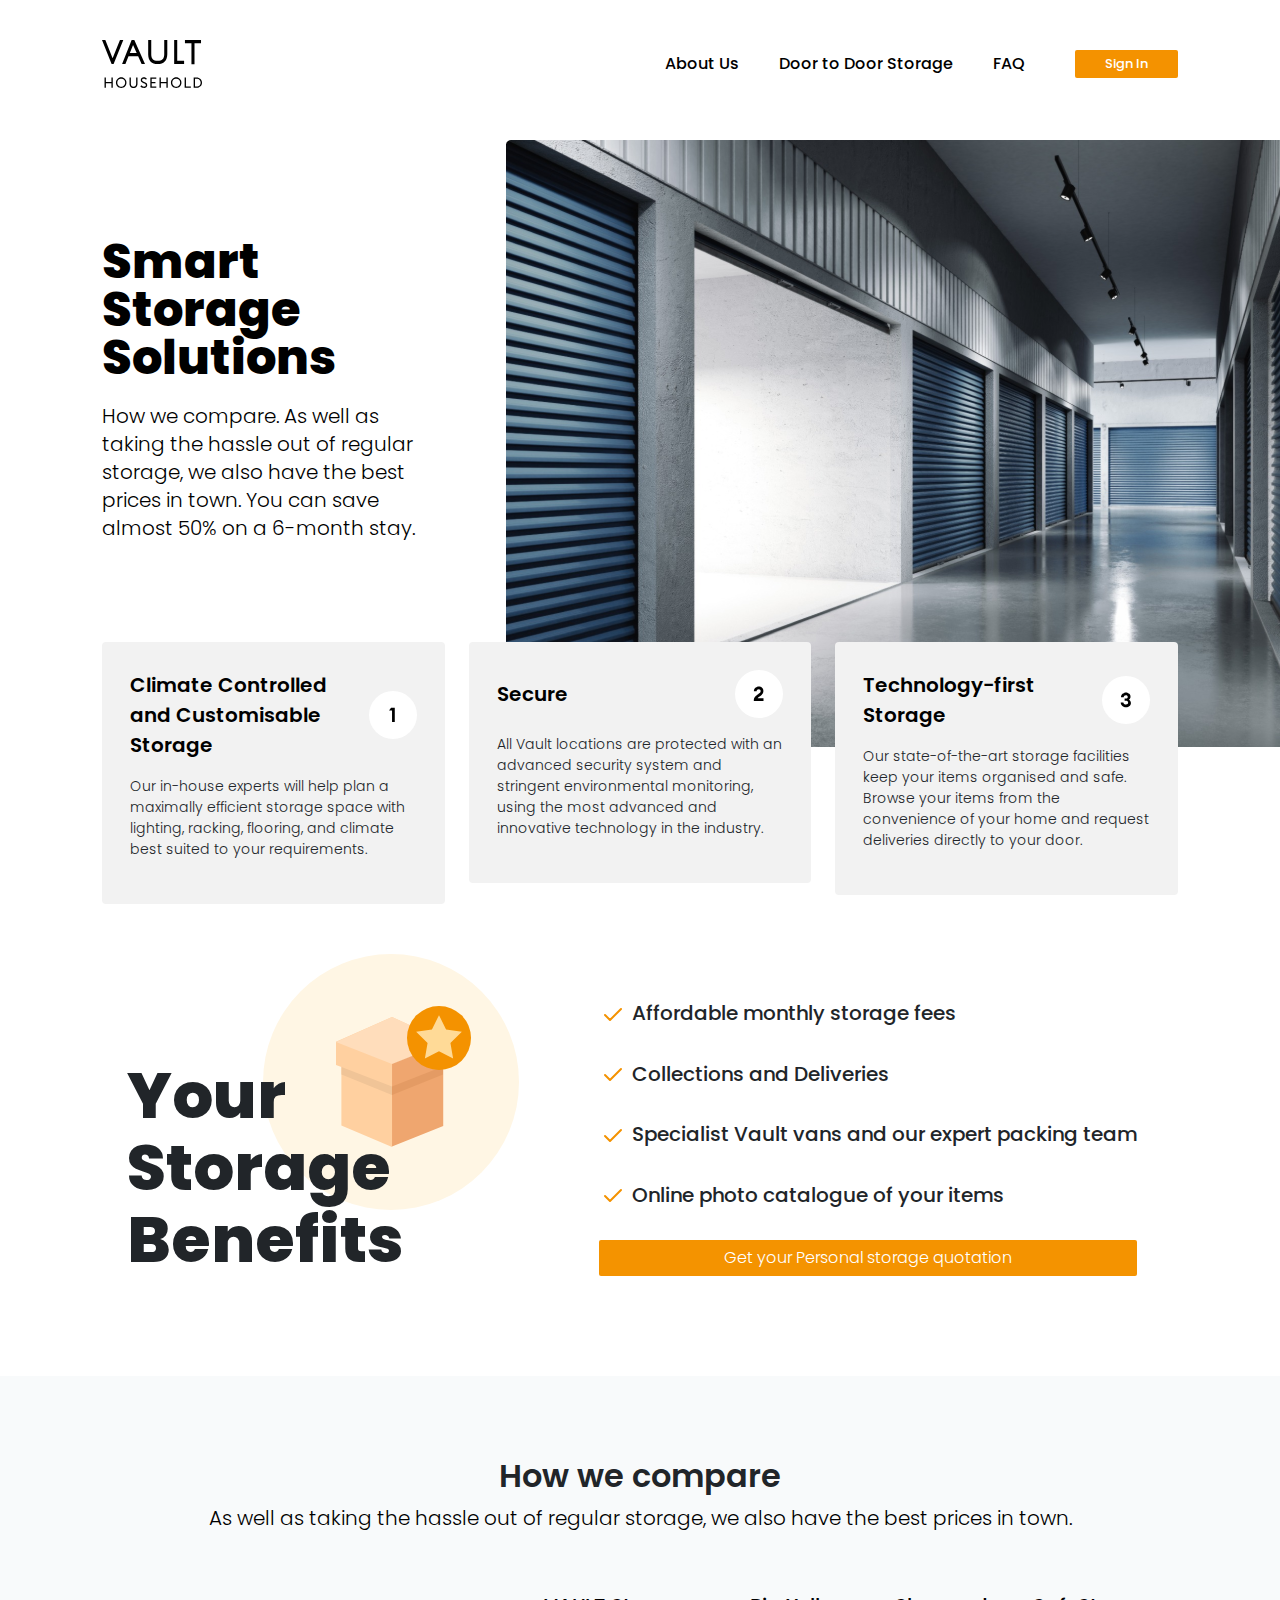
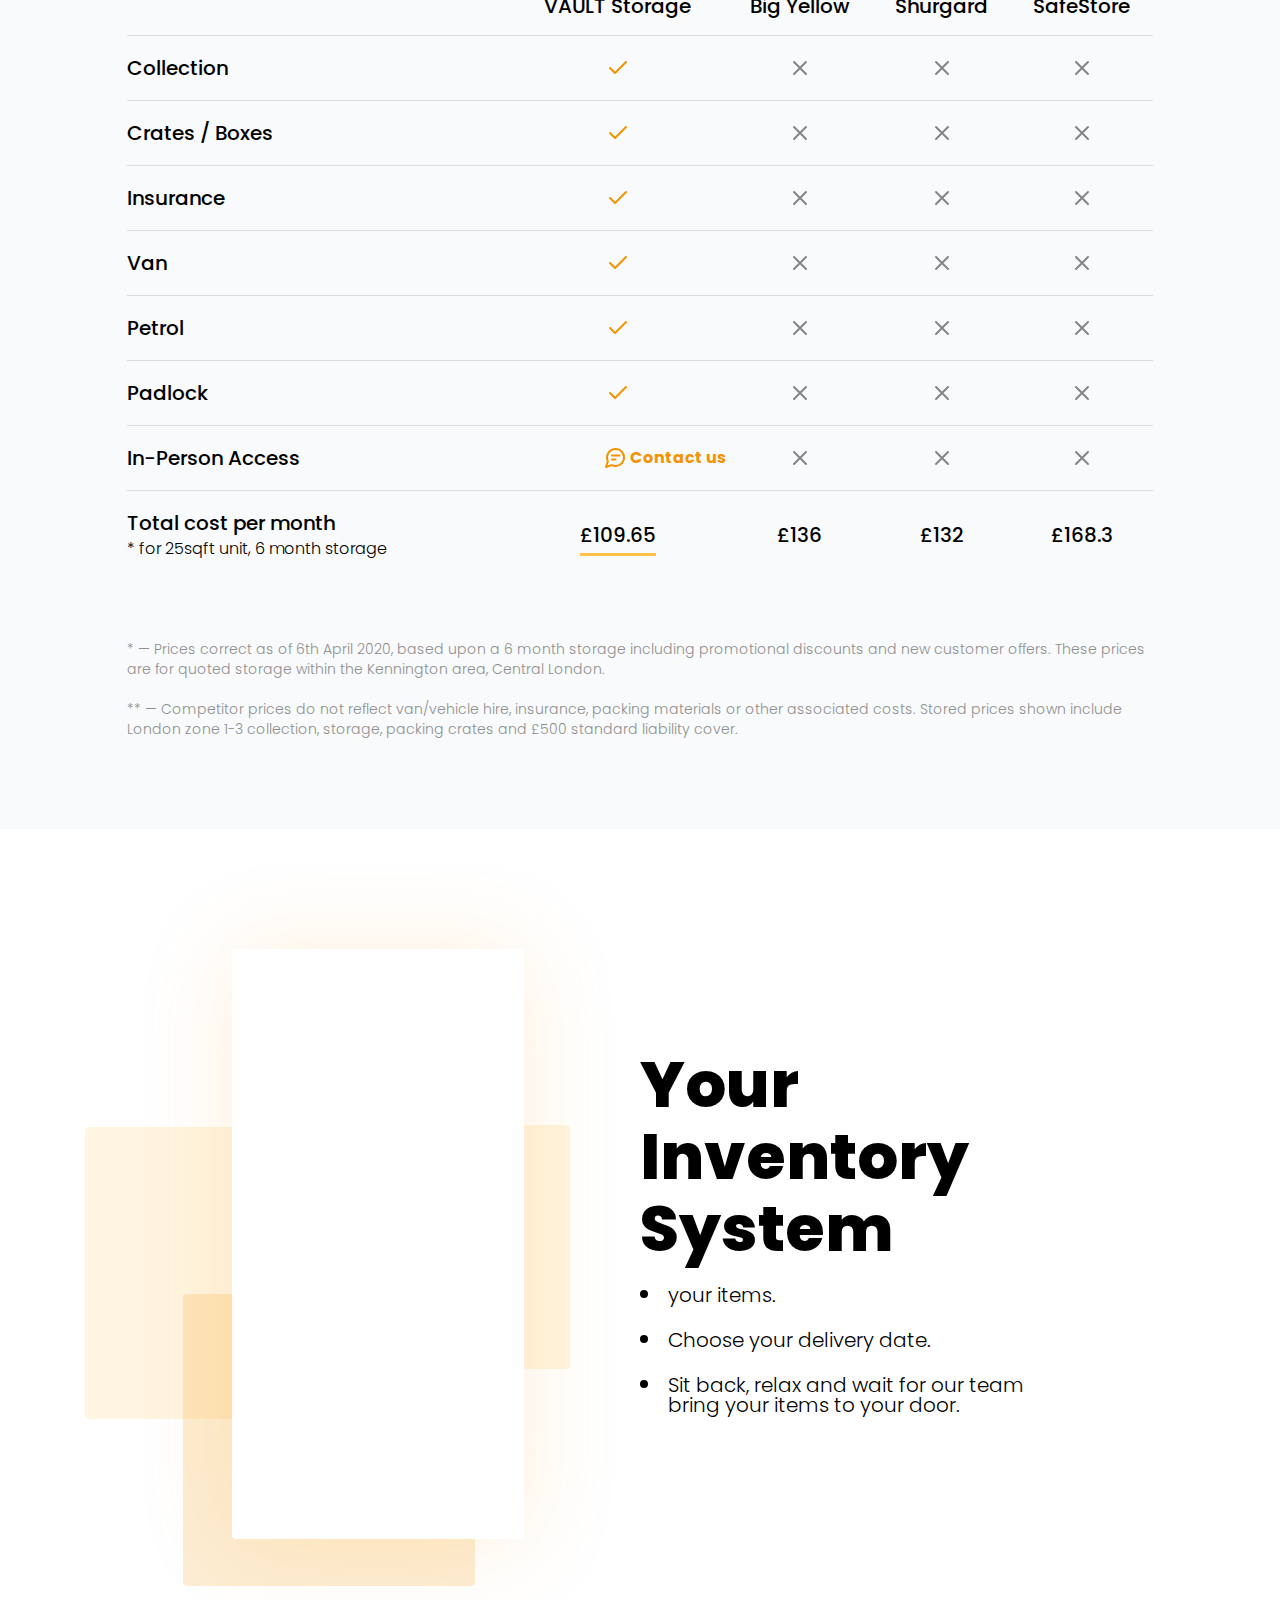
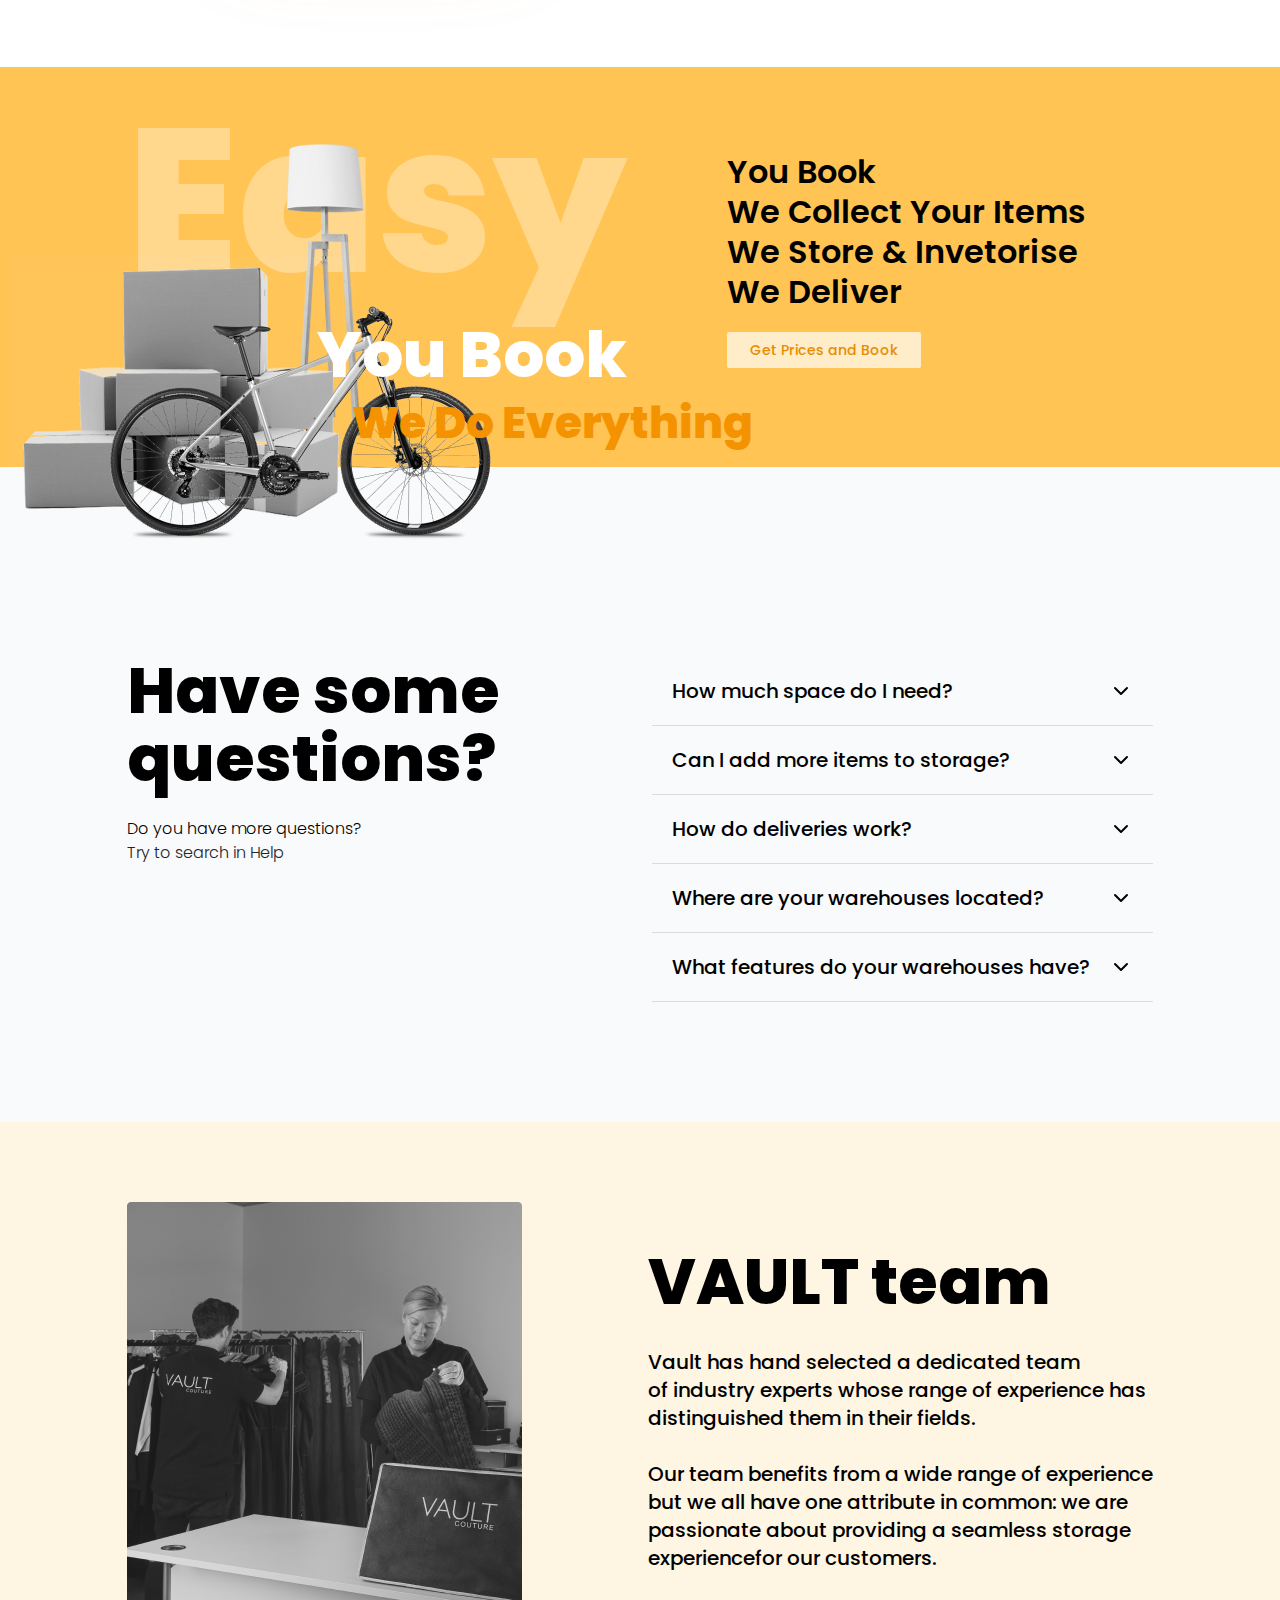
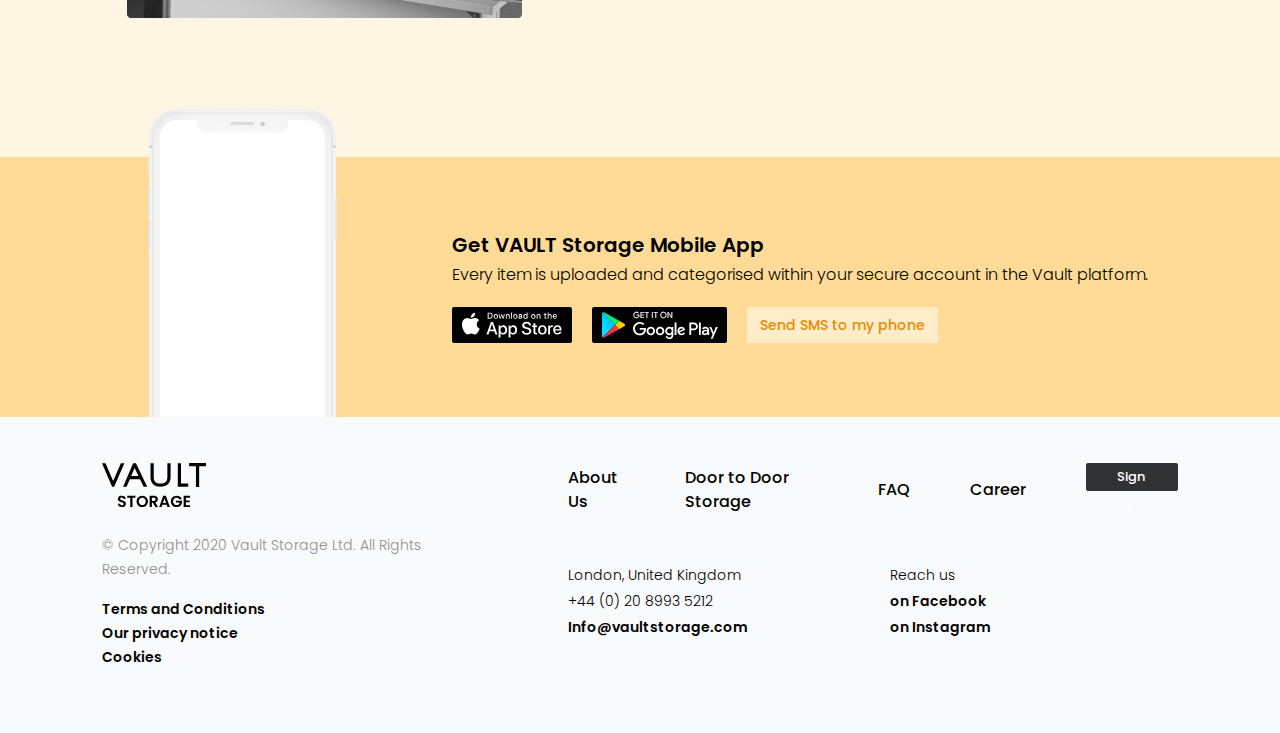
<file: storage.html>
<!doctype html>
<html lang="en">

<head>
    <meta charset="utf-8">
    <meta name="viewport" content="width=device-width, initial-scale=1">
    <link rel="stylesheet" href="css/bootstrap.min.css">
    <link rel="stylesheet" href="css/swiper-bundle.min.css">
    <link rel="stylesheet" href="css/bootstrap-slider.css">
    <link rel="stylesheet" href="css/datepicker.min.css">
    <link rel="stylesheet" href="css/main.css">
    <title>Vault Storage | Front-page</title>
</head>

<body>
    <header class="header cover-header">
        <div class="topbar topbar-home">
            <div class="container container2">
                <div class="logo d-pc-mini">
                    <a href="#">
                        <img src="images/logo.svg" alt="">
                    </a>
                </div>
                <div class="topbar-right d-pc-mini-flex">
                    <div class="menu">
                        <ul>
                            <li><a href="#">About Us</a></li>
                            <li><a href="#">Door to Door Storage</a></li>
                            <li><a href="#">FAQ</a></li>
                        </ul>
                    </div>
                    <div class="login">
                        <a href="#" class="login-button button1" data-bs-toggle="modal" data-bs-target="#loginDialog">Sign In</a>
                    </div>
                </div>
                <div class="mini-top d-mini">
                    <div class="menu_container">
                        <a href="#" class="mobile_menu"><img src="images/burger.svg" alt=""></a>
                    </div>
                    <div class="mini-logo">
                        <img src="images/logo-mini.svg" alt="">
                    </div>
                    <div class="mini-right">
                        <a href="#">Sign In</a>
                    </div>
                </div>
            </div>
        </div>
        <div class="cover-single storage-cover">
            <div class="container container2">
                <div class="row">
                    <div class="col-xl-4">
                        <div class="cover-content">
                            <h1 class="cover-title">Smart Storage Solutions</h1>
                            <p class="cover-subtitlte">How we compare. As well as taking the hassle out of regular storage, we also have the best prices in town. You can save almost 50% on a 6-month stay.</p>
                        </div>
                    </div>
                </div>
            </div>
        </div>
    </header>
    <div class="storage-feat">
        <div class="container container2">
            <div class="row">
                <div class="col-lg-4">
                    <div class="storage-feat-item">
                        <div class="storage-feat-top">
                            <div class="storage-feat-name">
                                <span>Climate Controlled and Customisable Storage</span>
                            </div>
                            <div class="storage-feat-num">
                                <img src="images/feat1.svg" alt="">
                            </div>
                        </div>
                        <div class="storage-feat-cont">
                            <p>Our in-house experts will help plan a maximally efficient storage space with lighting, racking, flooring, and climate best suited to your requirements.</p>
                        </div>
                    </div>
                </div>
                <div class="col-lg-4">
                    <div class="storage-feat-item">
                        <div class="storage-feat-top">
                            <div class="storage-feat-name">
                                <span>Secure</span>
                            </div>
                            <div class="storage-feat-num">
                                <img src="images/feat2.svg" alt="">
                            </div>
                        </div>
                        <div class="storage-feat-cont">
                            <p>All Vault locations are protected with an advanced security system and stringent environmental monitoring, using the most advanced and innovative technology in the industry.</p>
                        </div>
                    </div>
                </div>
                <div class="col-lg-4">
                    <div class="storage-feat-item">
                        <div class="storage-feat-top">
                            <div class="storage-feat-name">
                                <span>Technology-first Storage</span>
                            </div>
                            <div class="storage-feat-num">
                                <img src="images/feat3.svg" alt="">
                            </div>
                        </div>
                        <div class="storage-feat-cont">
                            <p>Our state-of-the-art storage facilities keep your items organised and safe. Browse your items from the convenience of your home and request deliveries directly to your door.</p>
                        </div>
                    </div>
                </div>
            </div>
        </div>
    </div>
    <div class="storage">
        <div class="container">
            <div class="storage-list">
                <div class="storage-image">
                    <img src="images/storage-image.svg" alt="">
                    <div class="storage-image-text">
                        <h3>Your Storage Benefits</h3>
                    </div>
                </div>
                <div class="storage-cont">
                    <div class="storage-cont-list">
                        <ul>
                            <li><img src="images/storage-icon.svg"> Affordable monthly storage fees</li>
                            <li><img src="images/storage-icon.svg"> Collections and Deliveries</li>
                            <li><img src="images/storage-icon.svg"> Specialist Vault vans and our expert packing team</li>
                            <li><img src="images/storage-icon.svg"> Online photo catalogue of your items</li>
                        </ul>
                        <div class="storage-cont-button">
                            <a href="#">Get your Personal storage quotation </a>
                        </div>
                    </div>
                </div>
            </div>
        </div>
    </div>
    <div class="compare">
        <div class="container">
            <div class="compare-title">
                <h2>How we compare</h2>
                <p>As well as taking the hassle out of regular storage, we also have the best prices in town.</p>
            </div>
            <div class="compare-table table-responsive">
                <table>
                    <thead>
                        <tr>
                            <th scope="col"></th>
                            <th scope="col">
                                <span>VAULT Storage</span>
                            </th>
                            <th scope="col">
                                <span>Big Yellow</span>
                            </th>
                            <th scope="col">
                                <span>Shurgard</span>
                            </th>
                            <th scope="col">
                                <span>SafeStore</span>
                            </th>
                        </tr>
                    </thead>
                    <tbody>
                        <tr>
                            <th scope="row">Collection</th>
                            <th>
                                <div class="done">
                                    <img src="images/done.svg" alt="">
                                </div>
                            </th>
                            <th>
                                <div class="failure">
                                    <img src="images/failure.svg" alt="">
                                </div>
                            </th>
                            <th>
                                <div class="failure">
                                    <img src="images/failure.svg" alt="">
                                </div>
                            </th>
                            <th>
                                <div class="failure">
                                    <img src="images/failure.svg" alt="">
                                </div>
                            </th>
                        </tr>
                        <tr>
                            <th scope="row">Crates / Boxes</th>
                            <th>
                                <div class="done">
                                    <img src="images/done.svg" alt="">
                                </div>
                            </th>
                            <th>
                                <div class="failure">
                                    <img src="images/failure.svg" alt="">
                                </div>
                            </th>
                            <th>
                                <div class="failure">
                                    <img src="images/failure.svg" alt="">
                                </div>
                            </th>
                            <th>
                                <div class="failure">
                                    <img src="images/failure.svg" alt="">
                                </div>
                            </th>
                        </tr>
                        <tr>
                            <th scope="row">Insurance</th>
                            <th>
                                <div class="done">
                                    <img src="images/done.svg" alt="">
                                </div>
                            </th>
                            <th>
                                <div class="failure">
                                    <img src="images/failure.svg" alt="">
                                </div>
                            </th>
                            <th>
                                <div class="failure">
                                    <img src="images/failure.svg" alt="">
                                </div>
                            </th>
                            <th>
                                <div class="failure">
                                    <img src="images/failure.svg" alt="">
                                </div>
                            </th>
                        </tr>
                        <tr>
                            <th scope="row">Van</th>
                            <th>
                                <div class="done">
                                    <img src="images/done.svg" alt="">
                                </div>
                            </th>
                            <th>
                                <div class="failure">
                                    <img src="images/failure.svg" alt="">
                                </div>
                            </th>
                            <th>
                                <div class="failure">
                                    <img src="images/failure.svg" alt="">
                                </div>
                            </th>
                            <th>
                                <div class="failure">
                                    <img src="images/failure.svg" alt="">
                                </div>
                            </th>
                        </tr>
                        <tr>
                            <th scope="row">Petrol</th>
                            <th>
                                <div class="done">
                                    <img src="images/done.svg" alt="">
                                </div>
                            </th>
                            <th>
                                <div class="failure">
                                    <img src="images/failure.svg" alt="">
                                </div>
                            </th>
                            <th>
                                <div class="failure">
                                    <img src="images/failure.svg" alt="">
                                </div>
                            </th>
                            <th>
                                <div class="failure">
                                    <img src="images/failure.svg" alt="">
                                </div>
                            </th>
                        </tr>
                        <tr>
                            <th scope="row">Padlock</th>
                            <th>
                                <div class="done">
                                    <img src="images/done.svg" alt="">
                                </div>
                            </th>
                            <th>
                                <div class="failure">
                                    <img src="images/failure.svg" alt="">
                                </div>
                            </th>
                            <th>
                                <div class="failure">
                                    <img src="images/failure.svg" alt="">
                                </div>
                            </th>
                            <th>
                                <div class="failure">
                                    <img src="images/failure.svg" alt="">
                                </div>
                            </th>
                        </tr>
                        <tr>
                            <th scope="row">In-Person Access</th>
                            <th>
                                <a href="#" class="contacts">
                                    <img src="images/contacts.svg" alt="">
                                    <span>Contact us</span>
                                </a>
                            </th>
                            <th>
                                <div class="failure">
                                    <img src="images/failure.svg" alt="">
                                </div>
                            </th>
                            <th>
                                <div class="failure">
                                    <img src="images/failure.svg" alt="">
                                </div>
                            </th>
                            <th>
                                <div class="failure">
                                    <img src="images/failure.svg" alt="">
                                </div>
                            </th>
                        </tr>
                        <tr>
                            <th scope="row">
                                <div class="total">
                                    <div class="total-title">
                                        <span>Total cost per month</span>
                                    </div>
                                    <div class="total-subtitle">
                                        <span> * for 25sqft unit, 6 month storage</span>
                                    </div>
                                </div>
                            </th>
                            <th>
                                <span class="price price-gold">£109.65</span>
                            </th>
                            <th>
                                <span class="price">£136</span>
                            </th>
                            <th>
                                <span class="price">£132</span>
                            </th>
                            <th>
                                <span class="price">£168.3</span>
                            </th>
                        </tr>
                    </tbody>
                </table>
            </div>
            <div class="compare-footer">
                <p>* — Prices correct as of 6th April 2020, based upon a 6 month storage including promotional discounts and new customer offers. These prices are for quoted storage within the Kennington area, Central London.</p>
                <p>** — Competitor prices do not reflect van/vehicle hire, insurance, packing materials or other associated costs. Stored prices shown include London zone 1-3 collection, storage, packing crates and £500 standard liability cover.</p>
            </div>
        </div>
    </div>
    <div class="invent">
        <div class="container">
            <div class="invent-box">
                <div class="invent-img">
                    <div class="about-app">
                        <div class="about-img">
                            <img src="images/app.png" alt="">
                        </div>
                        <div class="about-rect">
                            <img src="images/rect1.png" alt="">
                        </div>
                        <div class="about-rect2">
                            <img src="images/rect2.png" alt="">
                        </div>
                        <div class="about-rect3">
                            <img src="images/rect3.png" alt="">
                        </div>
                    </div>
                </div>
                <div class="invent-text">
                    <h2>Your
                        <div>Inventory</div>
                        <div>System</div>
                    </h2>
                    <ul>
                        <li>
                            <div></div><span>your items.</span></li>
                        <li>
                            <div></div><span>Choose your delivery date.</span></li>
                        <li>
                            <div></div><span>Sit back, relax and wait for our team bring your items to your door.</span></li>
                    </ul>
                </div>
            </div>
        </div>
    </div>
    <div class="faq">
        <div class="container">
            <div class="faq-top">
                <div class="faq-top-left">
                    <div class="faq-top-left-title">
                        <span>Easy</span>
                    </div>
                    <div class="faq-top-left-subtitle">
                        <span>You Book</span>
                    </div>
                    <div class="faq-top-left-des">
                        <span>We Do Everything</span>
                    </div>
                    <div class="faq-top-left-img">
                        <img src="images/faq-top.png" alt="">
                    </div>
                </div>
                <div class="faq-top-right">
                    <div class="faq-top-right-title">
                        <h4>You Book
                            <div>We Collect Your Items</div>
                            <div>We Store & Invetorise</div>
                            <div>We Deliver</div>
                        </h4>
                    </div>
                    <div class="faq-top-right-button">
                        <a href="#" class="button4">Get Prices and Book</a>
                    </div>
                </div>
            </div>
            <div class="faq-box">
                <div class="row">
                    <div class="col-lg-6">
                        <div class="faq-box-title">
                            <h3>Have some
                                <div>questions?</div>
                            </h3>
                        </div>
                        <div class="faq-box-subtitle d-pc">
                            <span>Do you have more questions?</span>
                        </div>
                        <div class="faq-box-des d-pc">
                            <span>Try to search in Help</span>
                        </div>
                    </div>
                    <div class="col-lg-6">
                        <div class="faq-list">
                            <div class="faq-item">
                                <button class="faq-item-button collapsed" type="button" data-bs-toggle="collapse" data-bs-target="#collapseExample" aria-expanded="false" aria-controls="collapseExample">
                                    <span>How much space do I need?</span>
                                    <img src="images/icon-faq.svg" alt="">
                                </button>
                                <div class="collapse" id="collapseExample">
                                    <div class="faq-text">
                                        <span>Some placeholder content for the collapse component. This panel is hidden by default but revealed when the user activates the relevant trigger.</span>
                                    </div>
                                </div>
                            </div>
                            <div class="faq-item">
                                <button class="faq-item-button collapsed" type="button" data-bs-toggle="collapse" data-bs-target="#collapseExample2" aria-expanded="false" aria-controls="collapseExample2">
                                    <span>Can I add more items to storage?</span>
                                    <img src="images/icon-faq.svg" alt="">
                                </button>
                                <div class="collapse" id="collapseExample2">
                                    <div class="faq-text">
                                        <span>Some placeholder content for the collapse component. This panel is hidden by default but revealed when the user activates the relevant trigger.</span>
                                    </div>
                                </div>
                            </div>
                            <div class="faq-item">
                                <button class="faq-item-button collapsed" type="button" data-bs-toggle="collapse" data-bs-target="#collapseExample3" aria-expanded="false" aria-controls="collapseExample3">
                                    <span>How do deliveries work?</span>
                                    <img src="images/icon-faq.svg" alt="">
                                </button>
                                <div class="collapse" id="collapseExample3">
                                    <div class="faq-text">
                                        <span>Some placeholder content for the collapse component. This panel is hidden by default but revealed when the user activates the relevant trigger.</span>
                                    </div>
                                </div>
                            </div>
                            <div class="faq-item">
                                <button class="faq-item-button collapsed" type="button" data-bs-toggle="collapse" data-bs-target="#collapseExample4" aria-expanded="false" aria-controls="collapseExample4">
                                    <span>Where are your warehouses located?</span>
                                    <img src="images/icon-faq.svg" alt="">
                                </button>
                                <div class="collapse" id="collapseExample4">
                                    <div class="faq-text">
                                        <span>Some placeholder content for the collapse component. This panel is hidden by default but revealed when the user activates the relevant trigger.</span>
                                    </div>
                                </div>
                            </div>
                            <div class="faq-item">
                                <button class="faq-item-button collapsed" type="button" data-bs-toggle="collapse" data-bs-target="#collapseExample5" aria-expanded="false" aria-controls="collapseExample5">
                                    <span>What features do your warehouses have?</span>
                                    <img src="images/icon-faq.svg" alt="">
                                </button>
                                <div class="collapse" id="collapseExample5">
                                    <div class="faq-text">
                                        <span>Some placeholder content for the collapse component. This panel is hidden by default but revealed when the user activates the relevant trigger.</span>
                                    </div>
                                </div>
                            </div>
                        </div>
                    </div>
                    <div class="col-12 d-mob faq-mob">
                        <div class="faq-box-subtitle">
                            <span>Do you have more questions?</span>
                        </div>
                        <div class="faq-box-des">
                            <span>Try to search in Help</span>
                        </div>
                    </div>
                </div>
            </div>
        </div>
    </div>
    <div class="team">
        <div class="container">
            <div class="team-box">
                <div class="team-image">
                    <img src="images/team.png" alt="">
                </div>
                <div class="team-text">
                    <h2>VAULT team</h2>
                    <div class="team-content">
                        <p>Vault has hand selected a dedicated team of industry experts whose range of experience has distinguished them in their fields. </p>
                        <p>Our team benefits from a wide range of experience but we all have one attribute in common: we are passionate about providing a seamless storage experiencefor our customers.</p>
                    </div>
                </div>
            </div>
        </div>
    </div>
    <div class="app">
        <div class="container">
            <div class="app-box">
                <div class="app-image">
                    <img src="images/app-image.png" alt="">
                </div>
                <div class="app-text">
                    <div class="app-title">
                        <h4>Get VAULT Storage Mobile App</h4>
                    </div>
                    <div class="app-des">
                        <span>Every item is uploaded and categorised within your secure account in the Vault platform.</span>
                    </div>
                    <div class="app-buttons">
                        <a href="#" class="app-item">
                            <img src="images/app-store.svg" alt="" class="d-pc-mini">
                            <img src="images/app-store-mob.svg" alt="" class="d-mini">
                        </a>
                        <a href="#" class="app-item">
                            <img src="images/google-play.svg" alt="" class="d-pc-mini">
                            <img src="images/google-play-mob.svg" alt="" class="d-mini">
                        </a>
                        <a href="#" class="app-item app-button d-pc">Send SMS to my phone</a>
                    </div>
                    <a href="#" class="app-item app-button d-mob app-mob">Send SMS to my phone</a>
                </div>
            </div>
        </div>
    </div>
    <div class="footer">
        <div class="container container3 footer-box">
            <div class="footer-about d-pc">
                <div class="footer-logo">
                    <img src="images/footer-logo.svg" alt="">
                </div>
                <div class="footer-copyright">
                    <span>© Copyright 2020 Vault Storage Ltd. All Rights Reserved.</span>
                </div>
                <div class="footer-about-menu">
                    <ul>
                        <li><a href="#">Terms and Conditions </a></li>
                        <li><a href="#">Our privacy notice </a></li>
                        <li><a href="#">Cookies</a></li>
                    </ul>
                </div>
            </div>
            <div class="footer-info">
                <div class="footer-top">
                    <div class="footer-menu">
                        <ul>
                            <li><a href="#">About Us</a></li>
                            <li><a href="#"><span>Door to Door</span> Storage</a></li>
                            <li><a href="#">FAQ</a></li>
                            <li><a href="#">Career</a></li>
                        </ul>
                    </div>
                    <div class="footer-button">
                        <a href="#" class="button5" data-bs-toggle="modal" data-bs-target="#loginDialog">Sign In</a>
                    </div>
                </div>
                <div class="footer-bottom d-pc-flex">
                    <div class="footer-address">
                        <div class="footer-address-item">
                            <span>London, United Kingdom</span>
                        </div>
                        <div class="footer-address-item">
                            <span>+44 (0) 20 8993 5212</span>
                        </div>
                        <div class="footer-address-item">
                            <span class="strong">Info@vaultstorage.com</span>
                        </div>
                    </div>
                    <div class="footer-soc">
                        <div class="footer-soc-title">
                            <span>Reach us </span>
                        </div>
                        <a href="#" class="footer-soc-item">on Facebook</a>
                        <a href="#" class="footer-soc-item">on Instagram</a>
                    </div>
                </div>
            </div>
            <div class="footer-mob d-mob">
                <div class="footer-left">
                    <div class="footer-logo">
                        <img src="images/footer-logo.svg" alt="">
                    </div>
                    <div class="footer-copyright">
                        <span>© Copyright 2020 Vault Storage Ltd. All Rights Reserved.</span>
                    </div>
                    <div class="footer-about-menu">
                        <ul>
                            <li><a href="#">Terms and Conditions </a></li>
                            <li><a href="#">Our privacy notice </a></li>
                            <li><a href="#">Cookies</a></li>
                        </ul>
                    </div>
                </div>
                <div class="footer-right">
                    <div class="footer-bottom">
                        <div class="footer-address">
                            <div class="footer-address-item">
                                <span>London, United Kingdom</span>
                            </div>
                            <div class="footer-address-item">
                                <span>+44 (0) 20 8993 5212</span>
                            </div>
                            <div class="footer-address-item">
                                <span class="strong">Info@vaultstorage.com</span>
                            </div>
                        </div>
                        <div class="footer-soc">
                            <div class="footer-soc-title">
                                <span>Reach us </span>
                            </div>
                            <a href="#" class="footer-soc-item">on Facebook</a>
                            <a href="#" class="footer-soc-item">on Instagram</a>
                        </div>
                    </div>
                </div>
            </div>
        </div>
    </div>
    <div class="modal fade" id="loginDialog" tabindex="-1" aria-labelledby="loginDialogLabel" aria-hidden="true">
        <div class="modal-dialog modal-dialog-centered login-dialog">
            <div class="modal-content modal-cont">
                <div class="dialog-close" data-bs-dismiss="modal" aria-label="Close">
                    <img src="images/close.svg" alt="">
                </div>
                <div class="login">
                    <div class="login-title">
                        <h4>Sign in</h4>
                        <p>Don’t have password? <a href="#activateDialog" data-bs-toggle="modal" data-bs-target="#activateDialog" data-bs-dismiss="modal" aria-label="Close">Activate your account</a></p>
                    </div>
                    <div class="login-inputs">
                        <input type="text" placeholder="Email">
                        <input type="password" placeholder="Password">
                    </div>
                    <div class="login-box">
                        <div class="login-box-remember">
                            <div class="form-check">
                                <input class="form-check-input" type="checkbox" value="" id="flexCheckDefault">
                                <label class="form-check-label" for="flexCheckDefault">
                                Remember me
                                </label>
                            </div>
                        </div>
                        <div class="login-box-forgot">
                            <a href="#">Forgot your password?</a>
                        </div>
                    </div>
                    <div class="login-button">
                        <button>Sign in</button>
                    </div>
                </div>
            </div>
        </div>
    </div>
    <div class="modal fade" id="activateDialog" tabindex="-1" aria-labelledby="activateDialogLabel" aria-hidden="true">
        <div class="modal-dialog modal-dialog-centered">
            <div class="modal-content modal-cont">
                <div class="dialog-close" data-bs-dismiss="modal" aria-label="Close">
                    <img src="images/close.svg" alt="">
                </div>
                <div class="login">
                    <div class="login-title">
                        <h4>Activate your account</h4>
                        <p>Enter the email associated with your account below and we'll send you a link to reset your password.</p>
                    </div>
                    <div class="login-inputs">
                        <input type="text" placeholder="Email">
                    </div>
                    <div class="login-button">
                        <button>Reset password</button>
                    </div>
                    <div class="login-have">
                        <a href="#loginDialog" data-bs-toggle="modal" data-bs-target="#loginDialog" data-bs-dismiss="modal" aria-label="Close">Already have account</a>
                    </div>
                </div>
            </div>
        </div>
    </div>
    <div class="mobile_menu_container">
        <div class="mobile_menu_content">
            <ul>
                <li><a href="#">About Us</a></li>
                <li><a href="#">Door to Door Storage</a></li>
                <li><a href="#">FAQ</a></li>
            </ul>
        </div>
    </div>
    <div class="mobile_menu_overlay"></div>
    <script src="https://cdn.jsdelivr.net/npm/@popperjs/core@2.6.0/dist/umd/popper.min.js" integrity="sha384-KsvD1yqQ1/1+IA7gi3P0tyJcT3vR+NdBTt13hSJ2lnve8agRGXTTyNaBYmCR/Nwi" crossorigin="anonymous"></script>
    <script src="https://cdn.jsdelivr.net/npm/bootstrap@5.0.0-beta2/dist/js/bootstrap.bundle.min.js" integrity="sha384-b5kHyXgcpbZJO/tY9Ul7kGkf1S0CWuKcCD38l8YkeH8z8QjE0GmW1gYU5S9FOnJ0" crossorigin="anonymous"></script>
    <script src="js/swiper-bundle.min.js"></script>
    <script src="js/jquery-3.6.0.min.js"></script>
    <script src="js/bootstrap-slider.js"></script>
    <script src="js/jquery.autocomplete.min.js"></script>
    <script src="js/datepicker.min.js"></script>
    <script src="js/main.js"></script>
</body>

</html>
</file>
<file: css/main.css>
@import url('https://fonts.googleapis.com/css2?family=Poppins:ital,wght@0,100;0,200;0,300;0,400;0,500;0,600;0,700;0,800;0,900;1,100;1,200;1,300;1,400;1,500;1,600;1,700;1,800;1,900&display=swap');
body {
    font-family: 'Poppins', sans-serif;
    font-weight: 300;
}

a {
    text-decoration: none;
}

input:focus {
    outline: 0 !important;
}

button:focus {
    outline: 0 !important;
}

select:focus {
    outline: 0 !important;
}

.button1 {
    height: 28px;
    background: #F49200;
    border-radius: 2px;
    font-weight: 500;
    font-size: 13px;
    line-height: 28px;
    display: inline-block;
    color: #fff;
    padding: 0 30px;
}

.button1:hover {
    color: #fff;
}

.button2 {
    height: 36px;
    background: #F49200;
    border-radius: 2px;
    font-weight: 500;
    font-size: 13px;
    line-height: 36px;
    display: inline-block;
    color: #fff;
    padding: 0 24px;
}

.button2:hover {
    color: #fff;
}

.button3 {
    height: 36px;
    background: #F49300;
    border-radius: 2px;
    font-weight: 500;
    font-size: 13px;
    line-height: 36px;
    display: inline-block;
    color: #fff;
    padding: 0 54px;
}

.button3:hover {
    color: #fff;
}

.button5 {
    height: 28px;
    background: #313233;
    border-radius: 2px;
    line-height: 28px;
    padding: 0 29px 0 31px;
    font-weight: 500;
    font-size: 13px;
    color: #fff;
    display: inline-block;
}

.button5:hover {
    color: #fff;
}

ul {
    margin-bottom: 0;
    padding-left: 0;
    list-style: none;
    display: flex;
    align-items: center;
}

.header {
    background-position: left top;
    background-size: cover !important;
}

.topbar {
    padding-top: 40px;
    padding-bottom: 60px;
}

.topbar .container2 {
    display: flex;
    align-items: center;
    justify-content: space-between;
}

.topbar-right {
    display: flex;
    align-items: center;
}

.topbar-left {
    display: flex;
    align-items: center;
}

.home {
    padding-bottom: 75px;
}

.home-row {
    align-items: center;
}

.home-img {
    text-align: right;
}

.home-text {
    padding-left: 124px;
}

.home-text-title>h2 {
    font-weight: 600;
    font-size: 48px;
    line-height: 56px;
    color: #000;
    margin-bottom: 16px;
}

.home-text-subtitle {
    font-size: 20px;
    line-height: 32px;
    color: #000;
    margin-bottom: 24px;
}

.home-text-choose>a {
    height: 48px;
    line-height: 48px;
    display: inline-block;
    background: #F49200;
    border-radius: 2px;
    color: #fff;
    padding: 0 92px;
}

.menu {
    margin-right: 50px;
}

.menu ul>li {
    margin-left: 40px;
}

.menu ul>li>a {
    font-weight: 500;
    font-size: 16px;
    color: #000;
    transition: 0.5s;
    padding-top: 8px;
}

.menu ul>li>a:hover {
    color: #F49200;
    transition: 0.5s;
}

.menu ul>li>a.active {
    border-top: 8px solid #FFDB97;
}

.cover {
    padding-top: 120px;
    padding-bottom: 143px;
}

.cover .container {
    position: relative;
}

.cover .container::after {
    content: '';
    width: 1px;
    height: 288px;
    background: #fff;
    position: absolute;
    right: 7px;
    bottom: -220px;
}

.cover-header {
    position: relative;
}

.cover-header::before {
    content: '';
    width: 774px;
    height: 607px;
    background: url(../images/storage.png) no-repeat;
    background-size: contain;
    position: absolute;
    right: 0;
    top: 140px;
}

.cover-box {
    display: flex;
    justify-content: space-between;
}

.cover-right {
    position: absolute;
    right: 0;
    bottom: -110px;
}

.cover-right>ul {
    color: #fff;
    display: flex;
    flex-direction: column;
    align-items: flex-end;
}

.cover-right>ul>li {
    display: flex;
    align-items: center;
    font-weight: 600;
    font-size: 20px;
    line-height: 28px;
    margin-bottom: 20px;
}

.cover-right>ul>li>.circle {
    width: 14px;
    height: 14px;
    border-radius: 50%;
    background: #fff;
    margin-left: 20px;
}

.cover-content {
    color: #fff;
}

.cover-title {
    font-weight: 800;
    font-size: 64px;
    line-height: 68px;
    margin-bottom: 20px;
}

.cover-subtitle {
    font-size: 20px;
    line-height: 28px;
    margin-bottom: 24px;
}

.bottom {
    text-align: center;
    padding-bottom: 34px;
}

.steps {
    padding-bottom: 75px;
}

.steps-box {
    display: flex;
    align-items: center;
    justify-content: space-between;
}

.about {
    background: #FFF6E5;
    padding: 90px 0 48px;
    position: relative;
}

.about::after {
    content: '';
    width: 100%;
    background: #FFDB97;
    height: 180px;
    position: absolute;
    bottom: 0;
    left: 0;
}

.about-box {
    display: flex;
    justify-content: space-between;
    flex-direction: row-reverse;
}

.about-nav,
.about-content {
    width: 100%;
}

.about-app {
    position: relative;
}

.about-img {
    margin-left: 105px;
    z-index: 1;
    position: relative;
    box-shadow: 0px 2px 48px rgba(255, 212, 40, 0.1);
    border-radius: 4px;
    display: inline-block;
}

.about-video{
    position: absolute;
    right: 15px;
    top: 9px;
}

.about-rect {
    position: absolute;
    left: -42px;
    bottom: 120px;
    z-index: 0;
}

.about-rect2 {
    position: absolute;
    left: 56px;
    bottom: -47px;
    z-index: 0;
}

.about-tab {
    display: flex;
    flex-direction: column;
    align-items: center;
    border-bottom: 0;
}

.about-tab-box {
    padding: 20px;
    border-radius: 3px;
    width: 332px;
    cursor: pointer;
    position: relative;
}

.about-tab-box::before {
    content: '';
    width: 0;
    height: 4px;
    position: absolute;
    bottom: 0;
    left: 0;
    background: #FFC147;
    border-bottom-left-radius: 3px;
}

.about-tab-box>h4 {
    font-weight: 600;
    font-size: 20px;
    line-height: 28px;
    color: #000;
    margin-bottom: 4px;
    cursor: pointer;
}

.about-tab-box>p {
    font-size: 16px;
    line-height: 24px;
    color: #8F8F8F;
    margin-bottom: 0;
    cursor: pointer;
}

.about-tab .active>.about-tab-box {
    background: #FFECC8;
}

.about-tab .active>.about-tab-box::before {
    width: 181px;
    transition: ease-in-out 0.5s;
}

.about-tab .active>.about-tab-box>p {
    color: #000;
}

.about-more {
    display: flex;
    flex-direction: column;
    align-items: flex-end;
    margin-top: -25px;
    padding-right: 12px;
    position: relative;
    z-index: 5;
}

.about-more h5 {
    font-weight: 600;
    font-size: 20px;
    line-height: 28px;
    color: #000;
    margin-bottom: 20px;
}

.banners {
    padding: 80px 0 90px;
}

.banner-top {
    display: flex;
    align-items: center;
    margin-bottom: 20px;
}

.banner1 {
    width: 604px;
    height: 287px;
    background: url(../images/banner1.jpg) no-repeat;
    background-position: left top;
    border-radius: 4px;
    display: flex;
    margin-right: 20px;
}

.banner-left {
    padding: 40px 0 0 36px;
    color: #fff;
    width: 453px;
}

.banner-left>h2 {
    font-weight: 800;
    font-size: 32px;
    line-height: 40px;
    margin-bottom: 0;
}

.banner-right {
    background: #949B9E;
    width: 151px;
    border-top-right-radius: 4px;
    border-bottom-right-radius: 4px;
    padding: 40px;
    display: flex;
    flex-direction: column;
    justify-content: space-between;
}

.banner-right-text>h5 {
    margin-bottom: 0;
    font-weight: 600;
    font-size: 20px;
    line-height: 28px;
    color: #fff;
}

.banner-right-icon {
    text-align: center;
}

.banner2 {
    border-radius: 4px;
    width: 396px;
    height: 287px;
    background: #FFF5E3 url(../images/banner2.png) no-repeat;
    background-position: 23px 23px;
    padding: 0 36px 40px 0;
}

.banner2-more {
    padding: 123px 0 0 85px;
    margin-bottom: 4px;
}

.banner2-more>span {
    font-weight: 800;
    font-size: 20px;
    line-height: 28px;
    color: #F49200;
}

.banner2-title {
    padding-left: 85px;
}

.banner2-title>span {
    font-weight: 800;
    font-size: 64px;
    line-height: 64px;
    color: #000;
}

.banner2-subtitle {
    padding-left: 115px;
}

.banner2-subtitle>span {
    font-weight: 800;
    font-size: 20px;
    line-height: 28px;
    color: #000;
}

.banner-bottom {
    display: flex;
}

.banner3 {
    width: 396px;
    height: 287px;
    padding: 40px 36px 87px;
    background: url(../images/banner3.jpg) no-repeat;
    background-position: left top;
    border-radius: 4px;
    margin-right: 20px;
}

.banner3-title {
    margin-bottom: 8px;
}

.banner3-title>span {
    font-weight: 800;
    font-size: 32px;
    line-height: 40px;
    color: #F49200;
}

.banner3-subtitle>span {
    font-size: 16px;
    line-height: 24px;
    color: #000;
}

.banner4 {
    width: 604px;
    height: 287px;
    background: #F8FAFB;
    border-radius: 4px;
    padding: 40px 0;
}

.banner4-slider {
    height: 100%;
}

.banner4-top {
    display: flex;
    align-items: center;
    justify-content: space-between;
    margin-bottom: 69px;
}

.banner4 .swiper-pagination {
    position: relative;
}

.banner4 .swiper-pagination-bullet {
    background: #C4C4C4;
    margin-right: 16px;
}

.banner4 .swiper-pagination-bullet-active {
    background: #313233;
}

.banner4 .swiper-slide {
    padding: 0 36px;
}

.banner4-link>a {
    background: #313233;
    border-radius: 2px;
    height: 28px;
    line-height: 28px;
    font-size: 13px;
    line-height: 28px;
    color: #fff;
    padding: 0 16px;
    display: inline-block;
}

.banner4-text {
    margin-bottom: 12px;
}

.banner4-text>span {
    font-size: 20px;
    line-height: 24px;
}

.banner4-author>span {
    font-size: 16px;
    line-height: 24px;
    color: #8F8F8F;
}

.compare {
    padding: 80px 0 90px;
    background: #F8FAFB;
}

.compare-title {
    text-align: center;
    margin-bottom: 60px;
}

.compare-title>h2 {
    font-weight: 600;
    font-size: 32px;
    line-height: 40px;
    margin-bottom: 8px;
}

.compare-title>p {
    font-size: 20px;
    line-height: 28px;
    color: #000;
}

.compare-table>table {
    width: 100%;
}

.compare-table thead>tr>th {
    font-weight: 500;
    font-size: 20px;
    line-height: 28px;
    padding: 0 0 15px;
    color: #000;
    text-align: center;
}

.compare-table tbody>tr>th {
    padding: 18px 0;
    color: #000;
    text-align: center;
    border-top: 1px solid rgba(186, 191, 195, 0.5);
}

.compare-table tbody>tr>th:first-child {
    text-align: left;
    font-weight: 500;
    font-size: 20px;
    line-height: 28px;
    color: #000;
}

.contacts {
    color: #F49200;
    display: flex;
    align-items: center;
    justify-content: flex-end;
}

.contacts:hover {
    color: #F49200;
}

.contacts>img {
    margin-right: 5px;
}

.total-title {
    font-weight: 500;
    font-size: 20px;
    line-height: 28px;
    color: #000;
}

.total-subtitle {
    font-size: 16px;
    line-height: 24px;
    font-weight: 300;
}

.price {
    font-weight: 500;
    font-size: 20px;
    line-height: 28px;
    color: #000;
}

.price-gold {
    border-bottom: 3px solid #FFC147;
    padding-bottom: 4px;
}

.compare-footer {
    padding-top: 40px;
}

.compare-footer>p {
    font-size: 14px;
    line-height: 20px;
    margin-top: 20px;
    color: #8F8F8F;
    margin-bottom: 0;
}

.faq {
    padding: 62px 0 120px;
    position: relative;
    background: #F8FAFB;
}

.faq::before {
    content: '';
    height: 400px;
    width: 100%;
    position: absolute;
    top: 0;
    left: 0;
    background: #FFC454;
}

.faq-top {
    display: flex;
}

.faq-top-left,
.faq-top-right {
    width: 100%;
}

.faq-top-left-title {
    margin-bottom: 42px;
}

.faq-top-left-title>span {
    color: rgba(255, 236, 200, 0.5);
    font-weight: 800;
    font-size: 204px;
    line-height: 144px;
    z-index: 1;
    position: relative;
}

.faq-top-left-subtitle {
    text-align: right;
    z-index: 3;
    position: relative;
}

.faq-top-left-subtitle>span {
    color: #fff;
    font-weight: 800;
    font-size: 64px;
    line-height: 68px;
}

.faq-top-left-des {
    margin-right: -126px;
    text-align: right;
    z-index: 3;
    position: relative;
}

.faq-top-left-des>span {
    font-weight: 800;
    font-size: 44px;
    line-height: 68px;
    color: #F49200;
    position: relative;
}

.faq-top-left-img {
    margin-left: -115px;
    position: absolute;
    top: 60px;
    z-index: 1;
}

.faq-top-right {
    padding-left: 100px;
    padding-top: 23px;
    position: relative;
}

.faq-top-right-title>h4 {
    font-weight: 600;
    font-size: 32px;
    line-height: 40px;
    color: #000;
    margin-bottom: 20px;
}

.faq-top-right-button>a {
    background: #FFECC8;
    border-radius: 2px;
    display: inline-block;
    height: 36px;
    line-height: 36px;
    padding: 0 23px;
    color: #E88B00;
    font-weight: 500;
    font-size: 14px;
}

.faq-box {
    padding-top: 200px;
}

.faq-box-title>h3 {
    font-weight: 800;
    font-size: 64px;
    line-height: 68px;
    color: #000;
    margin-bottom: 24px;
}

.faq-box-subtitle>span {
    font-size: 16px;
    line-height: 24px;
    color: #000;
}

.faq-box-des>a {
    font-weight: 600;
    font-size: 16px;
    line-height: 24px;
    color: #f49200;
    display: inline-block;
}

.faq-item-button {
    width: 100%;
    display: flex;
    align-items: center;
    justify-content: space-between;
    border: 0;
    background: none;
    font-weight: 500;
    font-size: 20px;
    line-height: 28px;
    color: #000;
    padding: 20px;
    border-bottom: 1px solid rgba(186, 191, 195, 0.5);
}

.faq-item-button>img {
    transform: rotate(180deg);
}

.faq-item-button.collapsed>img {
    transform: rotate(0);
}

.faq-text {
    color: #000;
    font-size: 14px;
    padding: 20px;
}

.partners {
    padding-top: 90px;
    padding-bottom: 40px;
}

.partners-list {
    display: flex;
    align-items: center;
    justify-content: space-between;
    margin-bottom: 42px;
}

.promo {
    display: flex;
    justify-content: center;
    padding-bottom: 120px;
}

.promo-banner {
    width: 100%;
    height: 164px;
    background: #212224;
    border-radius: 4px;
    display: flex;
}

.promo-left {
    display: flex;
    align-items: center;
    justify-content: center;
    height: 100%;
    width: 333px;
    background: url(../images/promo-bg.jpg);
    border-top-left-radius: 4px;
    border-bottom-left-radius: 4px;
}

.promo-right {
    width: 895px;
    padding: 40px 50px 44px 48px;
    height: 100%;
}

.promo-top {
    display: flex;
    align-items: center;
    justify-content: space-between;
}

.promo-title>h4 {
    margin-bottom: 12px;
    font-weight: 500;
    font-size: 32px;
    line-height: 40px;
    color: #fff;
}

.promo-des>span {
    font-weight: 500;
    font-size: 20px;
    line-height: 28px;
    color: #fff;
}

.app {
    background: #FFDB97;
}

.app-box {
    display: flex;
    position: relative;
    height: 260px;
    padding-left: 325px;
    align-items: center;
}

.app-image {
    position: absolute;
    bottom: -80px;
    left: 0;
}

.app-title>h4 {
    font-weight: 600;
    font-size: 20px;
    line-height: 28px;
    color: #000;
    margin-bottom: 4px;
}

.app-des {
    margin-bottom: 20px;
}

.app-des>span {
    font-size: 16px;
    line-height: 24px;
    color: #000;
}

.app-buttons {
    display: flex;
    align-items: center;
}

.app-item {
    margin-right: 20px;
}

.app-button {
    background: #FFECC8;
    border-radius: 2px;
    height: 36px;
    display: inline-block;
    line-height: 36px;
    padding: 0 13px;
    font-weight: 500;
    font-size: 14px;
    color: #E88B00;
}

.app-button:hover {
    color: #E88B00;
}

.footer {
    position: relative;
    background: #F8FAFB;
    padding: 46px 0 64px;
}

.footer-box {
    display: flex;
}

.footer-about {
    margin-right: 125px;
    width: 396px;
}

.footer-logo {
    margin-bottom: 20px;
}

.footer-copyright {
    margin-bottom: 16px;
}

.footer-copyright>span {
    font-size: 14px;
    line-height: 20px;
    color: #8F8F8F;
}

.footer-about-menu>ul {
    display: flex;
    flex-direction: column;
    align-items: flex-start;
}

.footer-about-menu>ul>li>a {
    font-weight: 600;
    font-size: 14px;
    line-height: 20px;
    color: #000;
}

.footer-about-menu>ul>li>a:hover {
    color: #F47500;
}

.footer-info {
    width: 707px;
}

.footer-top {
    display: flex;
    align-items: center;
    justify-content: space-between;
    margin-bottom: 46px;
}

.footer-menu>ul {
    display: flex;
    align-items: center;
}

.footer-menu>ul>li {
    margin-right: 60px;
}

.footer-menu>ul>li>a {
    font-weight: 500;
    font-size: 16px;
    line-height: 24px;
    color: #000;
}

.footer-menu>ul>li>a:hover {
    color: #F47500;
}

.footer-bottom {
    display: flex;
}

.footer-address {
    display: flex;
    flex-direction: column;
    margin-right: 143px;
}

.footer-address-item>span {
    font-size: 14px;
    line-height: 26px;
    color: #000;
}

.footer-address-item>span.strong {
    font-weight: 600;
}

.footer-soc {
    display: flex;
    flex-direction: column;
}

.footer-soc-title>span {
    font-size: 14px;
    line-height: 26px;
    color: #000;
}

.footer-soc-item {
    font-weight: 600;
    font-size: 14px;
    line-height: 26px;
    color: #000;
    display: inline-block;
}

.footer-soc-item:hover {
    color: #F47500;
}

.cover-single {
    padding-top: 90px;
    padding-bottom: 100px;
}

.cover-single .cover-title {
    font-weight: 800;
    font-size: 48px;
    line-height: 48px;
    color: #000;
}

.cover-single .cover-subtitlte {
    font-size: 20px;
    line-height: 28px;
    color: #000;
    margin-bottom: 0;
}

.storage-feat {
    z-index: 5;
    position: relative;
}

.storage-feat-item {
    background: #F2F2F2;
    border-radius: 4px;
    padding: 28px;
}

.storage-feat-top {
    display: flex;
    align-items: center;
    justify-content: space-between;
    margin-bottom: 16px;
}

.storage-feat-name {
    font-size: 20px;
    color: #000;
    font-weight: 600;
}

.storage-feat-cont>p {
    font-size: 14px;
}

.storage-feat-num {
    margin-left: 5px;
}

.features {
    margin-top: -120px;
}

.features-list {
    display: flex;
}

.features-item {
    background: #212224;
    box-shadow: 0px 2px 48px rgba(255, 212, 40, 0.1);
    border-radius: 4px;
    margin-right: 20px;
    padding: 28px;
    width: 292px;
}

.features-top {
    display: flex;
    justify-content: space-between;
}

.features-title {
    font-weight: 600;
    font-size: 20px;
    line-height: 28px;
    color: #FFECC8;
    margin-right: 20px;
    margin-bottom: 4px;
}

.features-number {
    width: 48px;
    height: 48px;
    border-radius: 50%;
    display: flex;
    align-items: center;
    justify-content: center;
    font-size: 20px;
    color: #FFDB97;
    background: #3D3F43;
    margin-bottom: 20px;
}

.features-content>span {
    font-size: 16px;
    line-height: 24px;
    color: #fff;
}

.storage-list {
    display: flex;
    align-items: flex-end;
}

.storage {
    padding-top: 50px;
    padding-bottom: 100px;
}

.storage-cont-list>ul {
    flex-direction: column;
    align-items: flex-start;
}

.storage-cont-list>ul>li {
    margin-bottom: 30px;
    font-weight: 500;
    font-size: 20px;
}

.storage-image {
    width: 46%;
    text-align: right;
    padding-right: 80px;
}

.storage-image-text {
    width: 60%;
    text-align: left;
    margin-top: -150px;
}

.storage-image-text>h3 {
    font-size: 64px;
    line-height: 72px;
    font-weight: 800;
    margin-bottom: 0;
}

.storage-cont-button>a {
    height: 36px;
    width: 100%;
    background: #F49300;
    border-radius: 2px;
    display: inline-block;
    text-align: center;
    line-height: 36px;
    color: #fff;
}

.invent {
    padding: 120px 0 128px;
}

.invent-box {
    display: flex;
    align-items: center;
}

.invent-box>div {
    width: 100%;
}

.invent-text>h2 {
    font-size: 64px;
    line-height: 72px;
    color: #000;
    font-weight: 800;
    margin-bottom: 20px;
}

.invent-text>ul {
    display: flex;
    flex-direction: column;
    align-items: flex-start;
}

.invent-text>ul>li {
    font-size: 20px;
    line-height: 20px;
    color: #000;
    margin-bottom: 25px;
    display: flex;
    width: 100%;
}

.invent-text>ul>li>div {
    width: 8px;
    height: 8px;
    background: #000;
    border-radius: 50%;
    margin-top: 5px;
    margin-right: 20px;
}

.invent-text>ul>li>span {
    width: 70%;
}

.invent-box .about-img {
    box-shadow: 0px 2px 96px rgba(244, 146, 0, 0.15);
}

.about-rect3 {
    position: absolute;
    bottom: 170px;
    right: 70px;
}

.team {
    background: #FFF5E3;
    padding: 80px 0 139px;
}

.team-box {
    display: flex;
    align-items: center;
}

.team-image {
    margin-right: 126px;
}

.team-text>h2 {
    font-weight: 800;
    font-size: 64px;
    line-height: 68px;
    color: #000;
    margin-bottom: 32px;
}

.team-content>p {
    font-weight: 500;
    font-size: 20px;
    line-height: 28px;
    color: #000;
    margin-bottom: 28px;
}

.team-content>p:last-child {
    margin-bottom: 0;
}

.header-single .menu ul>li>a {
    color: #000;
}

.header-single .menu ul>li>a:hover {
    color: #F2994A;
}

.help {
    padding-top: 60px;
}

.help-title>h2 {
    font-weight: 800;
    font-size: 64px;
    line-height: 68px;
    color: #000;
    margin-bottom: 60px;
}

.help-top {
    margin-bottom: 60px;
}

.help-top>.row {
    align-items: center;
}

.help-top-title {
    font-weight: 500;
    font-size: 20px;
    line-height: 28px;
    color: #000;
}

.help-tab {
    border-bottom: 0;
    border-radius: 4px;
}

.help-tab .nav-item:first-child .nav-link {
    border-top-left-radius: 3px;
    border-bottom-left-radius: 3px;
}

.help-tab .nav-item:last-child .nav-link {
    border-top-right-radius: 4px;
    border-bottom-right-radius: 4px;
}

.help-tab .nav-link {
    background: #F0F4F5;
    padding: 8px 20px;
    border: 0;
    font-weight: 500;
    font-size: 20px;
    line-height: 28px;
    border-radius: 0;
}

.help-tab .nav-link.active {
    background: #3D3F43;
    border: 0;
    color: #fff;
}

.help-item {
    padding: 36px 0;
    border-bottom: 1px solid rgba(186, 191, 195, 0.5);
}

.help-item-title>h3 {
    font-weight: 600;
    font-size: 32px;
    line-height: 40px;
    color: #000;
    margin-bottom: 0;
}

.help-item-des>ol {
    padding-left: 0;
    margin-bottom: 0;
}

.help-item-des>ol>li {
    margin-bottom: 15px;
    font-size: 16px;
    line-height: 24px;
}

.help-footer {
    background: #F8FAFB;
    padding: 46px 0 60px
}

.help-footer p {
    margin-bottom: 0;
    font-size: 16px;
    line-height: 24px;
    color: #000;
}

.help-footer p a {
    color: #F49200;
    font-weight: 600;
}

.static {
    padding-top: 60px;
}

.static-title>h2 {
    font-weight: 800;
    font-size: 64px;
    line-height: 68px;
    color: #000;
    margin-bottom: 60px;
}

.static-des>p {
    font-size: 16px;
    line-height: 24px;
    color: #000;
}

.static-item {
    padding: 20px 0;
}

.static-item>h4 {
    font-weight: 600;
    font-size: 32px;
    line-height: 40px;
    color: #000;
    margin-bottom: 24px;
}

.static-list-item {
    display: flex;
}

.static-num {
    width: 40px;
}

.static-content {
    width: 100%;
}

.static-content>p {
    font-size: 16px;
    line-height: 24px;
    color: #000;
}

.static-content>p>strong {
    font-weight: 600;
}

.modal-cont {
    padding: 60px;
}

.login-title {
    margin-bottom: 48px;
}

.login-title>h4 {
    font-weight: 600;
    font-size: 32px;
    line-height: 40px;
    margin-bottom: 8px;
}

.login-title>p {
    font-size: 16px;
    line-height: 24px;
    color: #000;
    margin-bottom: 0;
}

.login-title>p>a {
    color: #F49200;
    font-weight: 600;
}

.login-inputs>input {
    background: #E9EFF2;
    border-radius: 2px;
    height: 36px;
    line-height: 36px;
    padding: 8px 12px;
    width: 100%;
    border: 0;
    margin-bottom: 12px;
}

.login-inputs>input:focus {
    outline: 0 !important;
}

.login-box {
    display: flex;
    align-items: center;
    justify-content: space-between;
    margin-top: 4px;
    margin-bottom: 24px;
}

.login .form-check {
    display: flex;
    align-items: center;
}

.login .form-check-input {
    border: 1px solid #858585 !important;
    border-radius: 2px !important;
    width: 20px;
    height: 20px;
    margin-top: 0;
    margin-right: 12px;
}

.login .form-check-input:checked {
    background: #F49200 url("data:image/svg+xml,%3csvg xmlns='http://www.w3.org/2000/svg' viewBox='0 0 20 20'%3e%3cpath fill='none' stroke='%23fff' stroke-linecap='round' stroke-linejoin='round' stroke-width='3' d='M6 10l3 3l6-6'/%3e%3c/svg%3e");
    border: 0 !important;
}

.login .form-check-input:focus {
    border: 0;
    box-shadow: none;
}

.login .form-check-label {
    line-height: 20px;
    color: #252733;
}

.login-box-forgot>a {
    font-weight: 600;
    font-size: 16px;
    color: #F49200;
}

.login-button>button {
    background: #F49200;
    border-radius: 2px;
    color: #fff;
    text-align: center;
    display: inline-block;
    width: 100%;
    border: 0;
    height: 36px;
    line-height: 36px;
}

.dialog-close {
    position: absolute;
    right: -40px;
    top: 12px;
    cursor: pointer;
}

.login-have {
    text-align: center;
    margin-top: 24px;
}

.login-have>a {
    font-weight: 600;
    font-size: 16px;
    color: #F49200;
}

.select {
    padding: 60px 0 80px;
}

.select-top {
    display: flex;
    align-items: center;
    justify-content: space-between;
    flex-direction: column-reverse;
    margin-bottom: 30px;
}

.select-step-center {
    margin-bottom: 30px;
}

.select-title>h2 {
    font-size: 32px;
    color: #000;
    margin-bottom: 0;
    font-weight: 800;
}

.select-step {
    position: relative;
}

.select-step::before {
    content: '';
    width: 180px;
    height: 1px;
    background: #DADADA;
    position: absolute;
    left: 10px;
    top: 19.5px;
    z-index: -1;
}

.select-step-item {
    background: #F1F5F6;
    width: 40px;
    height: 40px;
    display: flex;
    align-items: center;
    justify-content: center;
    border-radius: 50%;
    margin: 0 10px;
    font-weight: 500;
    font-size: 20px;
    color: #3D3F43;
}

.select-step-item.active {
    background: #3D3F43;
    color: #fff;
}

.select-list>.row {
    justify-content: center;
}

.select-item {
    background: #fff;
    box-shadow: 0px 2px 48px rgba(61, 63, 67, 0.1);
    border-radius: 4px;
    display: inline-block;
    padding: 28px;
    width: 100%;
}

.select-item:hover .select-button>button {
    background: #F49200;
    color: #fff;
    transition: 0.5s;
}

.select-item-title>h4 {
    font-weight: 600;
    font-size: 24px;
    line-height: 24px;
    color: #000;
    margin-bottom: 30px;
}

.select-img {
    text-align: center;
    padding-top: 16px;
    margin-bottom: 36px;
}

.select-discount>span {
    color: #858585;
}

.select-price {
    margin-bottom: 5px;
    display: flex;
    align-items: center;
}

.select-price>img {
    width: 24px;
    margin-right: 10px;
}

.select-price>span {
    color: #000;
    font-size: 15px;
}

.select-button {
    margin-top: 30px;
}

.select-button>button {
    background: #FFECC8;
    border-radius: 2px;
    width: 100%;
    height: 36px;
    line-height: 36px;
    text-align: center;
    border: 0;
    color: #E88B00;
    transition: 0.5s;
}

.select-left {
    display: flex;
    align-items: center;
}

.select-left>h2 {
    margin-bottom: 0;
    font-weight: 800;
    font-size: 32px;
    line-height: 40px;
    color: #000000;
}

.select-back {
    background: #F1F5F6;
    border-radius: 2px;
    height: 36px;
    font-weight: 500;
    font-size: 14px;
    color: #000;
    line-height: 36px;
    padding: 0 14px;
    margin-right: 22px;
    position: absolute;
    left: 0;
}

.select-back:hover {
    color: #000;
}

.select-center {
    display: flex;
    justify-content: center;
    align-items: center;
    padding-top: 55px;
    padding-bottom: 80px;
}

.select-image {
    margin-right: 30px;
}

.select-text1 {
    font-weight: 600;
    font-size: 24px;
    color: #000;
    display: flex;
    line-height: 24px;
}

.select-text1>div {
    margin-left: 5px;
    font-size: 14px;
    font-weight: 300;
    line-height: 24px;
}

.select-text2 {
    font-size: 16px;
    margin-bottom: 12px;
    color: #000;
}

.select-text2>strong {
    font-weight: 600;
}

.select-text3 {
    width: 291px;
    font-size: 16px;
    color: #000;
}

.select-text3>strong {
    font-weight: 600;
}

.select-sidebar-price {
    margin-bottom: 10px;
    display: flex;
    align-items: baseline;
    justify-content: space-between;
}

.select-sidebar-price>h4 {
    font-size: 28px;
    font-weight: 600;
    line-height: 36px;
    margin-bottom: 0;
}

.select-sidebar-monthly {
    display: flex;
    align-items: flex-end;
    margin-top: 0;
    margin-bottom: 20px;
}

.select-sidebar-monthly>span {
    font-size: 16px;
    line-height: 24px;
    color: #858585;
    width: 165px;
    margin-right: 5px;
}

.select-sidebar-monthly>img {
    margin-bottom: 2px;
}

.select-sidebar-next {
    margin-bottom: 24px;
}

.select-sidebar-next>a {
    height: 36px;
    line-height: 36px;
    background: #F49200;
    border-radius: 2px;
    width: 100%;
    display: inline-block;
    text-align: center;
    color: #fff;
    font-weight: 500;
    font-size: 14px;
}

.select-sidebar-next>button {
    height: 36px;
    line-height: 36px;
    background: #F49200;
    border-radius: 2px;
    width: 100%;
    display: inline-block;
    text-align: center;
    color: #fff;
    font-weight: 500;
    font-size: 14px;
    border: 0;
}

.select-sidebar-notice {
    background: #FFF5E3;
    border-radius: 4px;
    padding: 16px;
}

.select-sidebar-notice-top>p {
    font-size: 14px;
    line-height: 20px;
    color: #000;
    margin-bottom: 10px;
}

.select-sidebar-notice-top>p>span {
    font-weight: 600;
}

.select-sidebar-notice-des>span {
    font-weight: 600;
    font-size: 14px;
    color: #F49200;
}

.select3-box {
    padding: 0 50px;
}


/* range-slider */

.select-main {
    text-align: center;
    position: relative;
    padding-top: 55px;
    padding-bottom: 70px;
}

.select-main-image {
    margin-bottom: 80px;
}

.select-main-icon {
    position: absolute;
    left: 0;
    top: 0;
}

.select-sidebar {
    padding-left: 38px;
}

.select1>h2 {
    font-weight: 600;
    font-size: 40px;
    line-height: 40px;
    color: #000;
    margin-bottom: 6px;
}

.select1>h2>span {
    font-size: 20px;
    line-height: 28px;
    font-weight: 400;
}

.select2>p {
    font-size: 16px;
    line-height: 28px;
    color: #000;
    margin-bottom: 6px;
}

.select2>p>span {
    font-weight: 600;
}

.select3 {
    padding-bottom: 28px;
    border-bottom: 1px solid rgba(186, 191, 195, 0.5);
}

.select3>p {
    font-size: 16px;
    line-height: 24px;
    color: #000;
    margin-bottom: 0;
}

.select3>p>span {
    font-weight: 600;
}

.select4 {
    padding-top: 28px;
    border-top: 1px solid rgba(186, 191, 195, 0.5);
}

.select4>h2 {
    font-weight: 600;
    font-size: 32px;
    line-height: 40px;
    color: #000;
}

.select4-bottom {
    border-top: 1px solid rgba(186, 191, 195, 0.5);
    padding-top: 24px;
}

.select-des>span {
    font-weight: 600;
    font-size: 16px;
    line-height: 24px;
    color: #F49200;
}

.select-buttons {
    display: flex;
    align-items: center;
}

.select-button-back>a {
    background: #FFECC8;
    border-radius: 2px;
    font-weight: 500;
    font-size: 14px;
    color: #E88B00;
    display: inline-block;
    height: 36px;
    line-height: 36px;
    padding: 0 50px;
    margin-right: 20px;
}

.select-button-done>a {
    background: #F49200;
    border-radius: 2px;
    font-weight: 500;
    font-size: 14px;
    color: #fff;
    display: inline-block;
    height: 36px;
    line-height: 36px;
    padding: 0 60px;
}


/* search */

.autocomplete-suggestions {
    -webkit-box-sizing: border-box;
    -moz-box-sizing: border-box;
    box-sizing: border-box;
    background: #FFF;
    cursor: default;
    overflow: auto;
    -webkit-box-shadow: 0px 2px 7px rgba(61, 63, 67, 0.15);
    -moz-box-shadow: 0px 2px 7px rgba(61, 63, 67, 0.15);
    box-shadow: 0px 2px 7px rgba(61, 63, 67, 0.15);
    border-radius: 2px;
    padding: 0;
}

.autocomplete-suggestion {
    padding: 4px 12px;
    white-space: nowrap;
    overflow: hidden;
}

.autocomplete-no-suggestion {
    padding: 4px 12px;
}

.autocomplete-selected {
    background: #FFECC8;
}

.autocomplete-suggestions strong {
    font-weight: bold;
    color: #000;
}

.autocomplete-group {
    padding: 4px 12px;
    font-size: 16px;
    color: #000;
    display: block;
}

.select-address {
    margin-bottom: 15px;
}

.select-box-title>h5 {
    font-weight: 600;
    font-size: 20px;
    line-height: 28px;
    color: #000;
    margin-bottom: 12px;
}

.select-address-search>input {
    border-radius: 2px;
    height: 36px;
    line-height: 36px;
    padding: 0 12px;
    width: 100%;
    border: 0;
    color: #858585;
    margin-bottom: 8px;
    background: #E9EFF2 url(../images/map-icon.svg) no-repeat;
    background-position: 98% center;
}

.select-address-search>input:focus {
    outline: 0 !important;
}

.select-postcode>input {
    border-radius: 2px;
    height: 36px;
    line-height: 36px;
    padding: 0 12px;
    width: 100%;
    border: 0;
    color: #858585;
    margin-bottom: 8px;
    background: #E9EFF2 url(../images/mailbox.svg) no-repeat;
    background-position: 98% center;
    background-size: 20px;
}

.select-postcode>input:focus {
    outline: 0 !important;
}

.select-address-bottom>a {
    font-size: 16px;
    line-height: 24px;
    color: #858585;
    text-decoration: underline;
}

.select-date {
    margin-bottom: 15px;
}

.select-date-input>input {
    width: 100%;
    border-radius: 2px;
    height: 36px;
    line-height: 36px;
    padding: 0 12px;
    border: 0;
    color: #858585;
    margin-bottom: 8px;
    background: #E9EFF2 url(../images/date-icon.svg) no-repeat;
    background-position: 98% center;
}

.select-date-input>input:focus {
    outline: 0 !important;
}


/* Switch */

.switch {
    position: relative;
    display: inline-block;
    width: 51px;
    height: 30px;
}


/* Hide default HTML checkbox */

.switch input {
    opacity: 0;
    width: 0;
    height: 0;
}


/* The slider */

.slider1 {
    position: absolute;
    cursor: pointer;
    top: 0;
    left: 0;
    right: 0;
    bottom: 0;
    background: #f1f1f1;
    -webkit-transition: .4s;
    transition: .4s;
    border-radius: 5px;
    border: 1px solid #4CD964;
}

.slider1:before {
    position: absolute;
    content: "";
    height: 28px;
    width: 28px;
    left: 0;
    bottom: 0;
    background-color: white;
    -webkit-transition: .4s;
    transition: .4s;
    border-radius: 5px;
    box-shadow: 0px 1px 1px rgba(0, 0, 0, 0.3), 0px 2px 18px rgba(0, 0, 0, 0.1);
}

input:checked+.slider1 {
    background-color: #4CD964;
}

input:focus+.slider1 {
    box-shadow: 0 0 1px #4CD964;
}

input:checked+.slider1:before {
    -webkit-transform: translateX(21px);
    -ms-transform: translateX(21px);
    transform: translateX(21px);
}

.select-package {
    display: flex;
    align-items: center;
    justify-content: space-between;
    width: 100%;
    margin-bottom: 20px;
}

.select-package-text>span {
    font-weight: 600;
    font-size: 16px;
    line-height: 28px;
    color: #000;
    margin-right: 10px;
}


/* Rounded sliders */

.slider.round {
    border-radius: 34px;
}

.slider.round:before {
    border-radius: 50%;
}

.select7 {
    margin-bottom: 12px;
}

.select7-title {
    font-size: 16px;
    line-height: 24px;
    color: #858585;
    margin-bottom: 4px;
    font-weight: 300;
}

.select7-des {
    font-weight: 500;
    font-size: 18px;
    line-height: 24px;
    color: #000;
}

.select8 {
    display: flex;
    align-items: center;
    justify-content: space-between;
    margin-bottom: 5px;
}

.select8-title {
    font-size: 16px;
    line-height: 24px;
    color: #858585;
    margin-bottom: 0;
    font-weight: 300;
}

.select8-des>h4 {
    font-weight: 500;
    font-size: 18px;
    line-height: 24px;
    color: #000;
    margin-bottom: 0;
}

.select8-des>h4>span {
    font-weight: 300;
    font-size: 18px;
}

.select-name>input {
    border-radius: 2px;
    height: 36px;
    line-height: 36px;
    padding: 0 12px;
    width: 100%;
    border: 0;
    color: #000;
    margin-bottom: 8px;
    background: #E9EFF2;
}

.select-box-title-email {
    display: flex;
    align-items: center;
    justify-content: space-between;
}

.select-box-title-email>h5 {
    font-weight: 600;
    font-size: 20px;
    line-height: 28px;
    color: #000;
}

.select-box-title-acc>span {
    font-size: 16px;
    line-height: 24px;
    color: #000;
}

.select-box-title-acc>span>a {
    color: #F49200;
}

.select-email>input {
    border-radius: 2px;
    height: 36px;
    line-height: 36px;
    padding: 0 12px;
    width: 100%;
    border: 0;
    color: #000;
    margin-bottom: 8px;
    background: #E9EFF2;
}

.select-phone-title>h5 {
    font-weight: 600;
    font-size: 20px;
    line-height: 28px;
    color: #000;
}

.select-phone-box {
    display: flex;
    align-items: center;
    margin-bottom: 20px;
}

.select-phone-box-form {
    display: flex;
    align-items: center;
    background: #E9EFF2;
    border-radius: 2px;
    width: 100%;
}

.select-phone-box-code {
    width: 80px;
}

.select-phone-box-code>select {
    background: none;
    border: none;
    padding: 0 12px;
    height: 36px;
    line-height: 36px;
}

.select-phone-box-input {
    width: 100%;
    position: relative;
}

.select-phone-box-input>#phone-error {
    position: absolute;
    left: 12px;
    bottom: -20px;
    font-size: 14px;
    color: red;
}

label.error {
    font-size: 14px;
    color: red;
}

.select-phone-box-input>input {
    background: none;
    border: 0;
    padding: 0 12px;
    height: 36px;
    line-height: 36px;
    color: #000;
    width: 100%;
}

.select-phone-button {
    background: #FFECC8;
    border-radius: 2px;
    height: 36px;
    line-height: 36px;
    color: #E88B00;
    border: 0;
    padding: 0 28px;
    font-weight: 500;
}

.select-payment {
    margin-bottom: 100px;
}

.select-payment-title>h5 {
    margin-bottom: 25px;
    font-weight: 600;
    font-size: 20px;
    line-height: 28px;
    color: #000;
}

.form-check {
    margin-bottom: 25px;
}

.select-payment .form-check-input {
    width: 20px;
    height: 20px;
    border: 2px solid #C5C7CD;
    margin: 0 12px 0 0;
}

.select-payment .form-check-input:focus {
    outline: 0 !important;
    box-shadow: none;
}

.select-payment .form-check-input:checked {
    background: #F2994A !important;
    border: 0;
}

.select-payment .form-check {
    min-height: auto;
    display: flex;
    align-items: center;
    padding-left: 0;
}

.select9 {
    margin-bottom: 12px;
}

.select9-title>span {
    font-size: 16px;
    line-height: 24px;
    color: #858585;
    margin-bottom: 4px;
}

.select9-des>span {
    font-weight: 500;
    font-size: 18px;
    line-height: 24px;
    color: #000;
}

.select9-des>h4 {
    font-weight: 500;
    font-size: 18px;
    line-height: 24px;
    color: #000;
}

.select10 {
    margin-bottom: 28px;
}

.select11-box {
    display: flex;
    align-items: center;
    justify-content: space-between;
}

.select11-box>span {
    font-weight: 600;
    font-size: 18px;
    line-height: 22px;
    color: #000;
    margin-bottom: 8px;
}

.select11-des>span {
    font-size: 16px;
    line-height: 24px;
    color: #858585;
}

.select-package-text {
    display: flex;
    align-items: center;
}

.tooltip {
    display: none;
}

.tooltip2 {
    position: relative;
    display: inline-block;
}

.tooltip2 .tooltiptext {
    visibility: hidden;
    width: 320px;
    background: rgba(0, 0, 0, 0.9);
    border-radius: 2px;
    color: #fff;
    text-align: center;
    padding: 16px 16px 0;
    /* Position the tooltip text - see examples below! */
    position: absolute;
    z-index: 1;
    top: 100%;
    left: 50%;
    margin-left: -160px;
    margin-top: 8px;
    display: flex;
    flex-direction: column;
}

.tooltip2 .tooltiptext::before {
    content: '';
    position: absolute;
    width: 17px;
    height: 8px;
    background: url(../images/tooltip.svg) no-repeat;
    background-position: center;
    left: 47.5%;
    top: -8px;
}

.tooltip2 .tooltiptext>p {
    font-size: 14px;
    line-height: 20px;
    margin-bottom: 20px;
}

.tooltip2:hover .tooltiptext {
    visibility: visible;
}

.select-step {
    display: flex;
}

.select4-title {
    font-size: 14px;
    color: #858585;
    line-height: 24px;
    margin-bottom: 4px;
}

.select4-list {
    display: flex;
    align-items: center;
    margin-bottom: 6px;
}

.select4-list>div {
    width: 100%;
}

.select4-name>span,
.select4-des {
    font-weight: 500;
    font-size: 16px;
    color: #000;
}

.select4-price {
    padding-top: 24px;
}

.select4-price-title {
    font-weight: 600;
    font-size: 28px;
    color: #000;
}

.select4-price-des {
    font-size: 16px;
    color: #858585;
}

.select4-next>a {
    height: 36px;
    display: inline-block;
    line-height: 36px;
    background: #F49200;
    color: #fff;
    border-radius: 2px;
    text-align: center;
    width: 100%;
}

.mobile_menu_overlay,
.mobile_menu_container {
    position: fixed;
    top: 0;
    left: 0;
    width: 100%;
    height: 100%;
}

.mobile_menu_container {
    -webkit-transition: all 200ms;
    -moz-transition: all 200ms;
    transition: all 200ms;
}

.mobile_menu_overlay {
    display: none;
    cursor: pointer;
    z-index: 10200;
    background: rgba(0, 0, 0, 0.5);
}

.mobile_menu_container {
    -webkit-transform: translateX(-300px);
    transform: translateX(-300px);
    width: 300px;
    overflow: hidden;
    z-index: 10201;
    background: rgba(0, 0, 0);
    padding: 20px 0;
}

.mobile_menu_container.loaded {
    -webkit-transform: translateX(0px);
    transform: translateX(0px);
}

.mobile_menu_container .mobile_menu_content {
    overflow: auto;
    max-height: 100%;
    padding-bottom: 30px;
}

.mobile_menu_container ul {
    margin: 0;
    padding: 0;
    flex-direction: column;
    align-items: flex-start;
    justify-content: flex-start;
}

.mobile_menu_container ul li {
    list-style: none;
}

.mobile_menu_container ul li a {
    display: block;
    padding: 15px 20px;
    line-height: 20px;
    font-size: 16px;
    color: #ffffff;
    text-decoration: none;
    font-weight: 300;
}

.mobile_menu_container ul li ul {
    -webkit-transform: translateX(300px);
    transform: translateX(300px);
    position: absolute;
    top: 0;
    left: 0;
    width: 100%;
    height: 100%;
    background: #3884da;
    z-index: 2;
}

.mobile_menu_container ul li ul.loaded {
    -webkit-transform: translateX(0px);
    transform: translateX(0px);
}

.mobile_menu_container ul li ul.activity {
    overflow-y: auto;
    overflow-x: hidden;
}

.selectmob {
    display: none;
}

.select-line {
    margin-right: 20px;
}

.select-item-price {
    margin-top: 20px;
}

.select-item-price>span {
    font-size: 13px;
    color: #000;
}

.select-item-price>h4 {
    font-size: 30px;
    color: #000;
}

.select-item-price>h4>span {
    font-size: 13px;
}

.form-check-input:checked {
    background: #F2994A;
    border-color: #F2994A;
}

.form-check-input:focus {
    box-shadow: none;
}

.select-accept {
    margin-top: 20px;
}

.payment {
    padding: 50px 0;
}

.payment-title {
    text-align: center;
    margin-bottom: 40px;
}

.payment-title>h2 {
    font-size: 32px;
    font-weight: 800;
    color: #000;
}

.payment-title>p {
    font-size: 16px;
    font-weight: 500;
    color: #000;
}

.payment-top-title>h3 {
    color: #000;
    font-size: 22px;
    font-weight: 800;
}

.payment-top-title {
    margin-bottom: 20px;
}

.payment-top-email>span {
    font-weight: 500;
}

.payment-top-detail {
    font-size: 14px;
    font-weight: 300;
    margin-bottom: 15px;
}

.payment-top-detail>p {
    margin-bottom: 0;
}

.payment-top-detail>p>a {
    color: #F47500;
}

.payment-box {
    display: flex;
}

.payment-top-info {
    display: flex;
    align-items: center;
    margin-bottom: 10px;
}

.payment-top-info>div {
    width: 100%;
}

.payment-top-info-title {
    font-weight: 500;
}

.payment-top-info-title {
    margin-right: 5px;
}

.payment-top-info-title>span {
    font-weight: 500;
}

.payment-small {
    font-size: 14px;
    margin-bottom: 10px;
}

.payment-billing {
    margin-bottom: 10px;
}

.payment-billing-title {
    margin-bottom: 5px;
    display: flex;
    align-items: center;
    justify-content: space-between;
}

.payment-billing-title>span {
    color: #000;
    font-size: 22px;
    font-weight: 800;
}

.payment-billing-card {
    display: flex;
    align-items: center;
}

.payment-billing-card>div {
    display: flex;
    flex-direction: column;
    margin-right: 15px;
}

.payment-billing-card>div>label {
    margin-bottom: 5px;
    font-size: 15px;
}

.payment-billing-card>div>input {
    border-radius: 2px;
    height: 36px;
    line-height: 36px;
    padding: 0 12px;
    border: 0;
    color: #858585;
    background: #E9EFF2;
}

.payment-billing-card>div {
    width: 25%;
}

.payment-billing-card-num {
    width: 50% !important;
}

.payment-logos {
    display: flex;
    align-items: center;
}

.payment-logo {
    margin-left: 15px;
}

.payment-logo>img {
    height: 40px;
}

.payment-check>label {
    font-size: 15px;
}

.payment-check>label>a {
    color: #F47500;
}

.payment-button {
    margin-bottom: 10px;
}

.payment-button>button {
    height: 36px;
    line-height: 36px;
    background: #F49200;
    border-radius: 2px;
    display: inline-block;
    text-align: center;
    color: #fff;
    font-weight: 500;
    font-size: 14px;
    border: 0;
    padding: 0 30px;
}

.payment-bottom>span {
    font-size: 14px;
}

.payment-bottom>span>a {
    color: #F47500;
}

.payment-summary {
    margin-bottom: 30px;
}

.payment-summary-title>h3 {
    color: #000;
    font-size: 22px;
    font-weight: 800;
}

.payment-summary-title>p {
    font-size: 16px;
}

.payment-summary-list {
    margin-bottom: 25px;
}

.payment-summary-item {
    display: flex;
    align-items: center;
    margin-bottom: 5px;
}

.payment-summary-item>div {
    width: 100%;
}

.payment-summary-name>span {
    font-weight: 500;
    margin-right: 5px;
}

.payment-summary-total {
    display: flex;
    align-items: center;
}

.payment-summary-total-title {
    font-size: 20px;
    color: #000;
    font-weight: 800;
    margin-right: 5px;
}

.payment-summary-total-des {
    font-size: 18px;
    color: #000;
    font-weight: 500;
}

.pricing {
    padding: 50px 0;
}

.pricing-title {
    text-align: center;
    margin-bottom: 50px;
}

.pricing-title>h2 {
    font-size: 48px;
    font-weight: 700;
}

.pricing-table-title {
    text-align: center;
    margin-bottom: 30px;
}

.pricing-table-title>h3 {
    font-size: 28px;
    font-weight: 700;
}

.pricing-table>table {
    width: 100%;
}

.pricing-table thead>tr>th {
    font-weight: 500;
    font-size: 17px;
    line-height: 28px;
    padding: 0 0 15px;
    color: #000;
    text-align: center;
}

.pricing-table tbody>tr>th {
    padding: 18px 0;
    color: #000;
    text-align: center;
    font-weight: 300;
    font-size: 15px;
    line-height: 28px;
    border-top: 1px solid rgba(186, 191, 195, 0.5);
}

.pricing-table tbody>tr>th:last-child>a {
    color: #fff;
    background: #E88B00;
    display: inline-block;
    padding: 5px 22px;
    font-size: 14px;
    border-radius: 4px;
    font-weight: 500;
}

.pricing-button {
    padding-top: 50px;
    text-align: center;
}

.pricing-button>a {
    color: #fff;
    background: #E88B00;
    padding: 12px 40px;
    font-weight: 700;
    font-size: 18px;
    border-radius: 4px;
}

.materials {
    padding: 50px 0;
}

@media (max-width: 320px) {
    .mobile_menu_container {
        width: 240px;
    }
}

@media(min-width:768px) {
    .container {
        max-width: 694px;
    }
    .d-pc-mini {
        display: block;
    }
    .d-pc-mini-flex {
        display: flex;
    }
    .d-mini {
        display: none;
    }
}

@media(min-width:992px) {
    .d-pc {
        display: block;
    }
    .d-pc-flex {
        display: flex;
    }
    .d-mob {
        display: none;
    }
    .container {
        max-width: 960px;
    }
    .container2 {
        max-width: 970px;
    }
    .container3 {
        max-width: 970px;
    }
}

@media(min-width:1200px) {
    .container {
        max-width: 1050px;
    }
    .container2 {
        max-width: 1100px;
    }
    .container3 {
        max-width: 1100px;
    }
}

@media(min-width:1300px) {
    .container {
        max-width: 1050px;
    }
    .container2 {
        max-width: 1254px;
    }
    .container3 {
        max-width: 1228px;
    }
}

@media(max-width:1199px) {
    .storage-feat::before {
        content: '';
        width: 100%;
        height: 510px;
        position: absolute;
        left: 0;
        top: -30%;
        background: url(../images/storage.png);
        z-index: -1;
    }
    .storage-feat-item {
        margin-bottom: 16px;
    }
    .storage-feat-cont>p {
        margin-bottom: 0;
    }
    .storage-feat-name {
        font-size: 15px;
    }
    .home-img>img {
        width: 100%;
    }
    .home-text {
        padding-left: 0;
    }
    .steps img {
        max-height: 50px;
    }
    .banner1 {
        width: 59%;
    }
    .banner2 {
        width: 39%;
    }
    .banner2-more {
        padding: 100px 0 0 50px;
    }
    .banner2-title {
        padding-left: 50px;
    }
    .banner2-subtitle {
        padding-left: 75px;
    }
    .faq-top-left-title {
        margin-bottom: 110px;
    }
    .faq-top-right-title>h4 {
        font-size: 25px;
    }
    .faq-item-button {
        font-size: 18px;
    }
    .footer-menu>ul>li {
        margin-right: 20px;
    }
    .home-text {
        padding-left: 30px;
    }
    .home-text-title>h2 {
        font-size: 40px;
        line-height: 45px;
    }
    .cover-header::before {
        content: none;
    }
}

@media(max-width:991px) {
    .home-text-title>h2 {
        font-size: 32px;
        line-height: 35px;
    }
    .home-text-subtitle {
        font-size: 18px;
    }
    .home-text-choose>a {
        height: 40px;
        line-height: 40px;
        padding: 0 45px;
        font-size: 15px;
    }
    .steps img {
        max-height: 40px;
    }
    .d-pc {
        display: none;
    }
    .d-pc-flex {
        display: none;
    }
    .d-mob {
        display: block;
    }
    .menu ul>li {
        margin-left: 24px;
    }
    .about-img {
        padding-left: 0;
        margin-left: 0;
    }
    .about-rect {
        left: -50%;
    }
    .about-rect2 {
        left: -10%;
    }
    .about-more-box {
        max-width: 50%;
    }
    .banner-top {
        flex-direction: column;
    }
    .banner1 {
        width: 100%;
        margin-right: 0;
    }
    .banner-left {
        width: 75%;
    }
    .banner-right {
        width: 25%;
    }
    .banner4 {
        width: 100%;
        background: #F8FAFB url(../images/banner4.png) no-repeat;
        background-position: bottom center;
    }
    .banner-mob {
        display: flex;
        margin-top: 20px;
    }
    .banner2 {
        width: 50%;
        margin: 0 10px 0 0;
    }
    .banner3 {
        width: 50%;
        margin: 0 0 0 10px;
    }
    .banner2-more {
        padding: 140px 0 0 25px;
    }
    .banner2-title {
        padding: 0 0 0 25px;
    }
    .banner2-subtitle {
        padding: 0 0 0 25px;
    }
    .faq::before {
        height: 475px;
    }
    .faq-top {
        flex-direction: column-reverse;
    }
    .faq-top-left-title {
        margin-bottom: 20px;
    }
    .faq-top-left-title>span {
        font-size: 134px;
        line-height: 144px;
    }
    .faq-top-left-img {
        top: 145px;
    }
    .faq-top-left-des {
        margin-right: 0;
    }
    .faq-top-right {
        padding-top: 0;
        padding-left: 0;
        display: flex;
        align-items: flex-end;
        flex-direction: column;
        margin-bottom: -100px;
    }
    .faq-mob {
        margin-top: 20px;
    }
    .faq-box {
        padding-top: 150px;
    }
    .faq {
        padding-bottom: 60px;
    }
    .promo-banner {
        height: 184px;
    }
    .promo-left {
        width: 41%;
    }
    .promo-right {
        width: 59%;
    }
    .promo-right {
        padding: 40px 36px;
    }
    .promo-top {
        align-items: flex-start;
    }
    .promo-title>h4 {
        font-size: 24px;
        line-height: 36px;
    }
    .promo-des>span {
        font-size: 16px;
    }
    .app-mob {
        margin-top: 20px;
        display: inline-block;
    }
    .footer-box {
        flex-direction: column;
    }
    .footer-menu>ul>li {
        margin-right: 56px;
    }
    .footer-mob {
        display: flex;
    }
    .footer-bottom {
        flex-direction: column;
    }
    .footer-address {
        margin-right: 0;
        margin-bottom: 24px;
    }
    .footer-left {
        margin-right: 140px;
    }
    .cover-header {
        justify-content: flex-start;
    }
    .cover-single {
        padding: 50px 0 150px;
    }
    .storage-cover {
        padding-top: 0;
    }
    .cover-content {
        margin-bottom: 50px;
    }
    .cover-single .cover-title {
        font-size: 64px;
        line-height: 68px;
    }
    .features-list {
        flex-direction: column;
    }
    .features-item {
        width: 100%;
        margin-bottom: 20px;
        margin-right: 0;
        padding: 28px 100px 28px 28px;
        position: relative;
    }
    .features-title {
        font-size: 16px;
        line-height: 23px;
    }
    .features-num {
        position: absolute;
        right: 28px;
        top: 28px;
    }
    .features-content>span {
        font-size: 14px;
        line-height: 20px;
    }
    .invent-box .about-img {
        margin-left: 0;
    }
    .storage-cont-list>ul>li {
        font-size: 16px;
    }
    .storage-image {
        position: relative;
        width: 100%;
        padding-right: 0;
    }
    .storage-image-text>h3 {
        font-size: 32px;
        line-height: 40px;
    }
    .storage-image>img {
        width: 192px;
        position: absolute;
        left: 30px;
        top: -200px;
        z-index: -1;
    }
    .storage-image-text {
        margin-top: -75px;
    }
    .team-box>div {
        width: 50%;
    }
    .team-image {
        margin-right: 20px;
    }
    .team-image>img {
        width: 100%;
    }
    .team-text>h2 {
        font-size: 40px;
        margin-bottom: 20px;
        line-height: 44px;
    }
    .team-content>p {
        font-size: 16px;
        margin-bottom: 20px;
    }
    .invent-box .about-img>img {
        width: 100%;
    }
    .invent-box>div {
        width: 50%;
    }
    .storage {
        padding-top: 15px;
        padding-bottom: 40px;
    }
    .storage-cont {
        width: 100%;
    }
    .invent {
        padding: 80px 0;
    }
    .invent-text>h2 {
        font-size: 60px;
        line-height: 64px;
    }
    .invent-text>ul>li {
        margin-bottom: 10px;
        font-size: 16px;
    }
    .help-tab .nav-link {
        padding: 8px 10px;
        font-size: 18px;
    }
    .help-top {
        margin-bottom: 40px;
    }
    .help-item-title>h3 {
        margin-bottom: 20px;
        font-size: 25px;
    }
    .static-title>h2 {
        font-size: 40px;
        margin-bottom: 10px;
    }
    .static-item>h4 {
        font-size: 25px;
    }
    .select1>h2 {
        font-size: 30px;
    }
    .select4>h2 {
        font-size: 25px;
    }
    .select6 {
        padding: 10px;
    }
    .select-package {
        width: 100%;
        margin-bottom: 50px;
    }
    .select7-des {
        font-size: 20px;
    }
    .select-payment {
        margin-bottom: 50px;
    }
    .select-item {
        margin-bottom: 20px;
    }
    .help-title>h2 {
        font-size: 60px;
        line-height: 64px;
        margin-bottom: 35px;
    }
    .help-top-title {
        margin-bottom: 16px;
        display: inline-block;
    }
    .help-item {
        padding-top: 0;
    }
    .select-title>h2 {
        font-size: 24px;
    }
    .select-step-item {
        width: 32px;
        height: 32px;
        font-size: 14px;
    }
    .select-step::before {
        top: 15.5px;
    }
    .select-back {
        position: absolute;
        left: 100px;
        width: 40px;
        padding: 0;
        background: none;
        margin-right: 0;
    }
    .select-back>span {
        display: none;
    }
    .select-left>h2 {
        font-size: 24px;
    }
    .select-sidebar {
        padding-left: 0;
        display: flex;
        margin-top: 40px;
        align-items: flex-start;
    }
    .select-sidebar>div {
        width: 100%;
    }
    .select-sidebar-next {
        margin-bottom: 0;
    }
    .select-sidebar-next {
        margin-right: 25px;
    }
    .select-sidebar-notice {
        margin-left: 25px;
    }
    .select3-box {
        padding: 0;
    }
    .select-sidebar2 {
        flex-direction: column;
    }
}

@media(max-width:767px) {
    .home-img {
        margin-bottom: 30px;
    }
    .home-text-title>h2 {
        font-size: 28px;
        line-height: 30px;
    }
    .menu {
        display: none;
    }
    .steps-box {
        flex-direction: column;
    }
    .payment-title>h2 {
        font-size: 24px;
    }
    .payment-title>p {
        font-size: 14px;
    }
    .payment-top-title>h3,
    .payment-summary-title>h3,
    .payment-billing-title>span {
        font-size: 18px;
    }
    .payment-top-detail>p {
        font-size: 14px;
    }
    .payment-billing-card {
        flex-wrap: wrap;
        margin-bottom: 30px;
    }
    .payment-billing-card>div {
        width: 30%;
        margin: 0 10px 0 0;
    }
    .payment-billing-card-num {
        width: 100% !important;
        margin: 0 0 10px !important;
    }
    .payment-top-info,
    .payment-summary-item {
        flex-direction: column;
        align-items: flex-start;
    }
    .payment-top-info-title,
    .payment-summary-name {
        font-size: 14px;
    }
    .payment-top-info-des>span,
    .payment-summary-des>span {
        font-size: 14px;
    }
    .payment-summary-total-title {
        font-size: 17px;
    }
    .payment-button>button {
        width: 100%;
    }
    .payment-summary-title>p {
        font-size: 14px;
    }
    .d-pc-mini {
        display: none;
    }
    .d-pc-mini-flex {
        display: none;
    }
    .d-mini {
        display: block;
    }
    .header {
        display: flex;
        flex-direction: column;
        justify-content: space-between;
        padding: 0 0 28px 0;
    }
    .topbar-home {
        margin-bottom: 30px;
    }
    .home {
        padding-bottom: 40px;
    }
    .home-text {
        padding-left: 0;
    }
    .home-text-choose>a {
        width: 100%;
        text-align: center;
    }
    .steps {
        padding-bottom: 0;
    }
    .cover {
        padding: 105px 0 0;
    }
    .cover-content {
        width: 100%;
    }
    .mini-top {
        display: flex;
        align-items: center;
        justify-content: space-between;
        width: 100%;
    }
    .mini-top>div {
        width: 100%;
    }
    .cover-title {
        font-size: 40px;
        line-height: 44px;
        margin-bottom: 12px;
    }
    .cover-subtitlte {
        margin-bottom: 40px;
    }
    .cover-list {
        margin-bottom: 10px;
        position: relative;
    }
    .cover-list::before {
        content: '';
        position: absolute;
        left: 4px;
        width: 1px;
        height: 162px;
        background: #fff;
        top: 15px;
    }
    .cover-item {
        margin-bottom: 30px;
        display: flex;
        align-items: center;
    }
    .cover-circle {
        width: 10px;
        height: 10px;
        background: #fff;
        border-radius: 50%;
        margin-right: 16px;
    }
    .cover-button {
        width: 100%;
        text-align: center;
    }
    .about {
        padding: 40px 0 28px;
    }
    .about-box {
        flex-direction: column;
    }
    .about-tab {
        flex-direction: row;
        flex-wrap: nowrap;
    }
    .about-nav {
        overflow: scroll;
        margin-bottom: 36px;
    }
    .about-tab-box {
        background: #fff;
        margin-right: 20px;
        height: 124px;
        width: 263px;
        padding: 16px;
    }
    .about-tab-box>h4 {
        font-size: 16px;
        line-height: 16px;
    }
    .about-tab-box>p {
        font-size: 14px;
    }
    .about-app {
        text-align: center;
    }
    .about-more {
        margin: 0;
        padding: 0;
        align-items: center;
        text-align: center;
    }
    .about-more-box {
        max-width: 100%;
        align-items: center;
    }
    .about-more h5 {
        margin-bottom: 0;
    }
    .button3 {
        width: 100%;
        margin-top: 16px;
    }
    .about-rect2 {
        left: 5%;
        z-index: 1;
        bottom: -30px;
    }
    .about-img {
        z-index: 2;
    }
    .about-rect {
        bottom: 25px;
    }
    .about-app {
        margin-bottom: 45px;
    }
    .banners {
        padding: 40px 0;
    }
    .banner1 {
        width: 100%;
        height: 100%;
        border-bottom-left-radius: 0;
        border-bottom-right-radius: 0;
    }
    .banner-right-text {
        display: none;
    }
    .banner-left {
        width: 100%;
        padding: 24px 24px 68px;
    }
    .banner-left>h2 {
        font-size: 24px;
        line-height: 32px;
    }
    .banner-right {
        width: 148px;
        border-top-left-radius: 0;
        border-top-right-radius: 0;
        border-bottom-left-radius: 4px;
        border-bottom-right-radius: 4px;
        flex-direction: row;
        justify-content: center;
        align-items: center;
        padding: 20px 36px;
    }
    .banner-right-text>h5 {
        display: flex;
    }
    .banner-right-text>h5>div {
        margin-left: 5px;
    }
    .banner2 {
        display: block;
        width: 100%;
        margin-right: 0;
        margin-top: 20px;
        height: 148px;
        background-position: -100% -700%;
    }
    .banner2-more {
        padding: 24px 24px 0;
    }
    .banner2-title>span {
        font-size: 48px;
        line-height: 48px;
    }
    .banner2-subtitle>span {
        font-size: 16px;
    }
    .banner-bottom {
        flex-direction: column;
    }
    .banner3 {
        display: block;
        width: 100%;
        margin: 0 0 20px;
        background-size: cover;
        height: 148px;
        padding: 24px;
    }
    .banner3-subtitle>span {
        font-size: 16px;
        line-height: 16px;
    }
    .banner3-title>span {
        font-size: 24px;
        line-height: 24px;
    }
    .banner3-title>span>div {
        display: inline-block;
    }
    .banner-mob,
    .banner4-link {
        display: none;
    }
    .banner4 {
        padding: 28px 0;
        height: 100%;
        background: #F8FAFB;
    }
    .banner4-pagination {
        width: 100%;
        text-align: center;
    }
    .banner4-top {
        margin-bottom: 38px;
    }
    .banner4-text>span {
        font-size: 16px;
    }
    .compare {
        padding: 40px 0;
    }
    .compare-title>h2,
    .pricing-title>h2 {
        margin-bottom: 8px;
        font-size: 24px;
        line-height: 32px;
    }
    .pricing-table-title>h3 {
        font-size: 20px;
    }
    .compare-title>p {
        font-size: 16px;
        line-height: 28px;
        margin-bottom: 0;
    }
    .compare-title {
        margin-bottom: 30px;
    }
    .compare-table thead>tr>th:nth-child(2) {
        background: #3D3F43;
        color: #fff;
    }
    .compare-table thead>tr>th {
        font-size: 16px;
        line-height: 24px;
        padding: 10px 12px;
        background: #F0F4F5;
        width: max-content;
    }
    .compare-table tbody>tr>th {
        font-size: 16px;
        line-height: 24px;
        border: 0;
        padding: 10px 20px;
    }
    .compare-table tbody>tr>th:first-child {
        font-size: 16px;
        line-height: 24px;
        width: 200px;
        padding: 10px 0;
    }
    .compare-table tbody>tr:first-child>th {
        padding: 30px 0 10px;
    }
    .price {
        font-size: 16px;
    }
    .compare-table>table,
    .pricing-table>table {
        width: max-content;
    }
    .total-title {
        font-size: 16px;
    }
    .total-subtitle {
        font-size: 12px;
    }
    .compare-footer {
        padding-top: 10px;
    }
    .faq {
        padding: 40px 0;
    }
    .faq-top-right {
        margin-bottom: 0;
        align-items: flex-start;
    }
    .faq-top-right-title>h4 {
        font-size: 24px;
        line-height: 32px;
    }
    .faq-top-right-button>a,
    .faq-top-right-button {
        width: 100%;
        text-align: center;
    }
    .faq-top-right {
        margin-bottom: 20px;
    }
    .faq::before {
        height: 502px;
    }
    .faq-top-left-title {
        margin-bottom: -20px;
    }
    .faq-top-left-title>span {
        font-size: 108px;
        line-height: 114px;
    }
    .faq-top-left-subtitle,
    .faq-top-left-des {
        text-align: right;
    }
    .faq-top-left-subtitle>span {
        font-size: 40px;
        line-height: 44px;
    }
    .faq-top-left-des>span {
        font-size: 40px;
        line-height: 36px;
    }
    .faq-top-left-img {
        top: 240px;
        margin-left: -100px;
    }
    .faq-top-left-img>img {
        width: 380px;
    }
    .faq-box-title>h3 {
        font-size: 40px;
        line-height: 44px;
    }
    .faq-item-button {
        text-align: left;
        font-size: 16px;
        align-items: flex-start;
    }
    .partners {
        padding-top: 40px;
        padding-bottom: 19px;
    }
    .partners>.container {
        max-width: 100%;
        padding: 0;
        margin: 0;
    }
    .partners-list {
        width: 100%;
        overflow: scroll;
    }
    .partners-item {
        margin: 0 46px;
    }
    .promo {
        padding-bottom: 40px;
    }
    .promo-banner {
        height: 248px;
        flex-direction: column;
        padding: 35px;
        background: url(../images/promo-bg.jpg) no-repeat;
        background-size: cover;
    }
    .promo-left {
        width: 100%;
        background: none;
        justify-content: space-between;
        align-items: flex-start;
        margin-bottom: 20px;
    }
    .promo-right {
        width: 100%;
        padding: 0;
    }
    .app-image {
        display: none;
    }
    .app-box {
        width: 100%;
        height: 100%;
        padding: 40px 0 28px;
    }
    .app-mob {
        width: 100%;
        text-align: center;
    }
    .app-item {
        width: 100%;
        margin: 0;
    }
    .app-item:first-child {
        margin-right: 7.5px;
    }
    .app-item:nth-child(2) {
        margin-left: 7.5px;
    }
    .app-item>img {
        width: 100%;
    }
    .app-buttons {
        margin-bottom: 15px;
    }
    .footer-info {
        width: 100%;
    }
    .footer-top {
        flex-direction: column;
        margin-bottom: 24px;
    }
    .footer-menu {
        width: 100%;
        margin-bottom: 20px;
    }
    .footer-menu>ul {
        justify-content: space-between;
        width: 100%;
    }
    .footer-menu>ul>li {
        margin: 0;
    }
    .footer-button {
        width: 100%;
        text-align: center;
    }
    .button5 {
        width: 100%;
    }
    .footer-mob {
        flex-direction: column-reverse;
    }
    .footer-left {
        margin-right: 0;
    }
    .footer-logo {
        display: none;
    }
    .footer-right {
        margin-bottom: 24px;
    }
    .footer {
        padding: 20px 0;
    }
    .footer-menu>ul>li>a>span {
        display: none;
    }
    .mini-logo {
        text-align: center;
        display: flex;
        align-items: center;
        justify-content: center;
    }
    .cover-right {
        display: none;
    }
    .cover .container::after {
        content: none;
    }
    .cover-header {
        height: 100%;
    }
    .invent-text>h2,
    .team-text>h2 {
        font-size: 40px;
    }
    .team {
        padding: 40px 0;
    }
    .team-box {
        flex-direction: column;
    }
    .team-box>div {
        width: 100%;
    }
    .team-image {
        margin-right: 0;
        margin-bottom: 20px;
    }
    .invent {
        padding: 40px 0;
    }
    .invent-text>h2 {
        display: block;
        line-height: 32px;
        font-size: 24px;
        text-align: center;
        margin-bottom: 28px;
    }
    .invent-text>h2>div {
        margin-left: 5px;
        display: inline-block;
    }
    .invent-text>ul {
        display: none;
    }
    .topbar {
        background: #000;
        padding: 15px 0;
    }
    .help-title>h2 {
        font-size: 40px;
        margin-bottom: 20px;
        line-height: 44px;
    }
    .help-top-title {
        display: none;
    }
    .help-tab {
        width: max-content;
    }
    .help-tab .nav-link {
        font-size: 16px;
        padding: 0 20px;
        height: 40px;
        line-height: 40px;
    }
    .help-top {
        margin-bottom: 28px;
        width: 100%;
        overflow: scroll;
    }
    .help-item-title>h3 {
        font-size: 24px;
        line-height: 32px;
    }
    .help-item-des>ol {
        padding-left: 20px;
    }
    .help-footer {
        padding: 30px 0;
    }
    .static {
        padding-top: 20px;
    }
    .static-title>h2 {
        font-size: 40px;
        line-height: 44px;
    }
    .static-item {
        padding-bottom: 0;
    }
    .static-item>h4 {
        font-size: 20px;
        margin-bottom: 12px;
    }
    .static-des>p {
        font-size: 14px;
    }
    .select {
        padding: 10px 0 10px;
    }
    .select-top {
        flex-direction: column-reverse;
        align-items: flex-start;
        margin-bottom: 20px;
    }
    .select-step-center {
        margin-bottom: 20px;
    }
    .select-sidebar {
        padding-left: 0;
        padding-top: 30px;
    }
    .select-title>h2 {
        font-size: 20px;
        margin-bottom: 0;
        font-weight: 600;
    }
    .select-step::before {
        left: 10px;
    }
    .select-main-image {
        margin-bottom: 60px;
    }
    .select-main-image>img {
        width: 100%;
    }
    .select-main {
        padding-bottom: 30px;
        overflow: hidden;
    }
    .select-buttons {
        flex-direction: column;
    }
    .select-button-back {
        margin-bottom: 20px;
        width: 100%;
    }
    .select-button-back>a {
        margin-right: 0;
        width: 100%;
        text-align: center;
    }
    .select-button-done {
        width: 100%;
    }
    .select-button-done>a {
        width: 100%;
        text-align: center;
    }
    .select-range {
        padding: 0 15px;
    }
    .slider-tick-label {
        font-size: 12px;
    }
    .select-phone-box {
        flex-direction: column;
        margin-bottom: 20px;
    }
    .select-phone-button {
        width: 100%;
    }
    .select-phone-box-form {
        margin-right: 0;
        width: 100%;
    }
    .select-payment .form-check {
        margin-bottom: 15px;
    }
    .modal-cont {
        padding: 30px;
    }
    .login-title {
        margin-bottom: 24px;
    }
    .login-box {
        flex-direction: column;
    }
    .dialog-close {
        right: 0;
        top: -35px;
    }
    .tooltip2 .tooltiptext {
        padding: 15px 0 0;
        width: 280px;
        margin-left: -250px;
    }
    .tooltip2 .tooltiptext::before {
        left: auto;
        right: 8%;
    }
    .mini-right {
        text-align: right;
    }
    .mini-right>a {
        background: #F49200;
        border-radius: 2px;
        height: 28px;
        line-height: 28px;
        color: #fff;
        font-weight: 500;
        font-size: 13px;
        padding: 0 16px;
        display: inline-block;
    }
    .cover-single .cover-title {
        font-size: 30px;
        line-height: 44px;
    }
    .cover-single .cover-subtitlte {
        font-size: 16px;
        line-height: 24px;
    }
    .cover-subtitlte>br {
        display: none;
    }
    .features-title {
        margin-right: 0;
    }
    .features-num {
        display: none;
    }
    .features-content>span {
        font-size: 14px;
    }
    .features-item {
        padding: 24px;
    }
    .storage-list {
        flex-direction: column;
    }
    .storage-image {
        display: flex;
        align-items: center;
        flex-direction: row-reverse;
        margin-bottom: 40px;
    }
    .storage-image>img {
        position: relative;
        left: 0;
        top: 0;
        width: 120px;
        margin-left: 0;
    }
    .storage-image-text {
        margin-top: 0;
        width: auto;
    }
    .invent-box {
        flex-direction: column-reverse;
    }
    .invent-box>div {
        width: 100%;
    }
    .select-item {
        display: flex;
        padding: 15px 20px;
        align-items: center;
        position: relative;
    }
    .select-img {
        padding: 0;
        margin: 0 15px 0 0;
        position: relative;
    }
    .select-img>img {
        width: 75px;
        height: auto;
    }
    .select-item-title>h4 {
        margin-bottom: 0;
        font-size: 16px;
        line-height: 24px;
    }
    .select-button>img {
        position: absolute;
        right: 25px;
        bottom: 32px;
    }
    .select-button>button {
        display: none;
    }
    .select-price {
        margin-bottom: 5px;
    }
    .select-price>span {
        font-size: 13px;
    }
    .select-discount>span {
        font-size: 14px;
    }
    .select-back {
        position: relative;
        left: 0;
        background: none;
        margin-right: 0;
    }
    .select-left {
        display: none;
    }
    .select-right {
        display: flex;
        align-items: center;
        justify-content: space-between;
        margin-bottom: 0;
        width: 100%;
        margin-bottom: 20px;
    }
    .select-center {
        padding: 25px 0 0 0;
        flex-direction: column;
        align-items: flex-start;
        justify-content: flex-start;
        box-shadow: 0px 2px 18px rgba(61, 63, 67, 0.1);
        border-radius: 4px;
        padding: 16px;
    }
    .select-image {
        margin-right: 0;
    }
    .select-image>img {
        width: 100%;
    }
    .select-line {
        display: none;
    }
    .select-text {
        margin-top: 0;
        margin-bottom: 0;
        margin-left: 0;
    }
    .select-sidebar {
        flex-direction: column;
        margin-top: 0;
    }
    .select-sidebar-notice {
        margin: 0;
    }
    .select-sidebar-next {
        margin: 0;
    }
    .select-range {
        margin-top: 30px;
    }
    .select-text1 {
        font-size: 20px;
    }
    .select-sidebar-price>span {
        font-size: 18px;
    }
    .select-sidebar-next>a {
        margin-bottom: 20px;
        margin-top: 20px;
    }
    .select-payment {
        margin-bottom: 0;
    }
    .topbar_fixed {
        position: fixed;
        left: 0;
        top: 0;
        width: 100%;
        background: #000;
        z-index: 1000;
    }
    .topbar_fixed .mini-logo {
        display: none;
    }
    .burger-black {
        display: none;
    }
    .header-single>.topbar {
        background: none;
    }
    .header-single .burger-black {
        display: block;
    }
    .header-single .burger-white {
        display: none;
    }
    .header-single .topbar_fixed {
        background: #fff;
    }
    .contacts {
        justify-content: center;
    }
    .contacts>span {
        display: none;
    }
    .select-step-center {
        display: flex;
        justify-content: center;
        width: 100%;
    }
    .select-img {
        display: none;
    }
    .select-item-title {
        margin-bottom: 20px;
    }
    .select-content {
        display: flex;
        align-items: center;
        flex-wrap: wrap;
    }
    .select-content>div {
        margin-right: 0px;
        width: 50%;
    }
    .select-button {
        margin-top: 0;
    }
    .select-clear {
        width: 40px;
    }
    .select-box-title>h5,
    .select-box-title-email>h5,
    .select-phone-title>h5 {
        font-size: 16px;
        font-weight: 400;
        margin-bottom: 5px;
    }
    .select-package-text>span {
        font-size: 14px;
        font-weight: 300;
        margin-right: 10px;
    }
    .select-package {
        margin-bottom: 0;
    }
    .select-date,
    .select-address {
        margin-bottom: 12px;
    }
    .select7-des {
        font-size: 18px;
    }
    .select-date-input>input {
        width: 100%;
    }
    .selectmob {
        display: flex;
        width: 100%;
        justify-content: space-between;
        align-items: center;
    }
    .selectmob>span {
        font-size: 16px;
        font-weight: 500;
        color: #000;
    }
    .select-text3 {
        font-size: 14px;
    }
    .select-collapse {
        width: 100%;
        position: relative;
    }
    .selectmob>img {
        transform: rotate(180deg);
    }
    .selectmob.open>img {
        transform: rotate(0);
    }
    .select-box-title-email>h5 {
        margin-bottom: 0;
    }
    .select-text3 {
        display: none;
    }
    .select-text {
        padding-left: 0;
    }
    .select-title {
        display: flex;
        align-items: center;
        justify-content: space-between;
    }
    .select-title-center {
        justify-content: center;
        width: 100%;
    }
    .select-price>img {
        margin-right: 5px;
        width: 20px;
    }
    .select-item-price {
        margin-top: 0px;
    }
    .select-text2 {
        font-size: 14px;
    }
    .select-sidebar-items {
        margin-bottom: 10px;
    }
    .select-title-second {
        justify-content: center;
        width: 100%;
        position: relative;
    }
    .select-title-second>.select-back {
        position: absolute;
        left: 0;
    }
    .select-sidebar-monthly {
        margin-bottom: 0;
    }
    .select-sidebar3 {
        padding-top: 10px;
    }
    .select4-bottom {
        margin-top: 20px;
    }
    .select9 {
        margin-bottom: 0;
    }
    .select9-title {
        margin-bottom: 0;
    }
    .select9-des>h4 {
        font-size: 18px;
        margin-bottom: 0;
    }
    .select4-list {
        justify-content: space-between;
    }
    .select4-des {
        text-align: right;
    }
    .storage-feat-num {
        display: none;
    }
}

@media(min-width:767px) and (max-width:1199px) and (orientation:landscape) {
    .select-button>img {
        display: none;
    }
    .select-sidebar {
        flex-direction: column-reverse;
    }
    .select-sidebar-notice {
        margin: 0 0 30px;
    }
    .select-package {
        margin-bottom: 0;
    }
    .select-sidebar-monthly {
        margin-top: 30px;
    }
    .select-sidebar2 {
        flex-direction: column;
    }
    .select-phone-box-form {
        margin-right: 0;
        width: 100%;
    }
    .select-payment {
        margin-bottom: 0;
    }
    .select-sidebar3 {
        margin-top: 0;
        flex-direction: column;
    }
    .select-center {
        padding-top: 0;
    }
}

@media(max-width:767px) and (orientation:landscape) {
    .select-content>div {
        width: 50%;
        margin-right: 0;
    }
}
</file>
<file: css/datepicker.min.css>
.datepicker--cells{display:-webkit-flex;display:-ms-flexbox;display:flex;-webkit-flex-wrap:wrap;-ms-flex-wrap:wrap;flex-wrap:wrap}.datepicker--cell{border-radius:4px;box-sizing:border-box;cursor:pointer;display:-webkit-flex;display:-ms-flexbox;display:flex;position:relative;-webkit-align-items:center;-ms-flex-align:center;align-items:center;-webkit-justify-content:center;-ms-flex-pack:center;justify-content:center;height:32px;z-index:1}.datepicker--cell.-focus-{background:#f0f0f0}.datepicker--cell.-current-{color:#4EB5E6}.datepicker--cell.-current-.-focus-{color:#4a4a4a}.datepicker--cell.-current-.-in-range-{color:#4EB5E6}.datepicker--cell.-in-range-{background:rgba(92,196,239,.1);color:#4a4a4a;border-radius:0}.datepicker--cell.-in-range-.-focus-{background-color:rgba(92,196,239,.2)}.datepicker--cell.-disabled-{cursor:default;color:#aeaeae}.datepicker--cell.-disabled-.-focus-{color:#aeaeae}.datepicker--cell.-disabled-.-in-range-{color:#a1a1a1}.datepicker--cell.-disabled-.-current-.-focus-{color:#aeaeae}.datepicker--cell.-range-from-{border:1px solid rgba(92,196,239,.5);background-color:rgba(92,196,239,.1);border-radius:4px 0 0 4px}.datepicker--cell.-range-to-{border:1px solid rgba(92,196,239,.5);background-color:rgba(92,196,239,.1);border-radius:0 4px 4px 0}.datepicker--cell.-selected-,.datepicker--cell.-selected-.-current-{color:#fff;background:#5cc4ef}.datepicker--cell.-range-from-.-range-to-{border-radius:4px}.datepicker--cell.-selected-{border:none}.datepicker--cell.-selected-.-focus-{background:#45bced}.datepicker--cell:empty{cursor:default}.datepicker--days-names{display:-webkit-flex;display:-ms-flexbox;display:flex;-webkit-flex-wrap:wrap;-ms-flex-wrap:wrap;flex-wrap:wrap;margin:8px 0 3px}.datepicker--day-name{color:#FF9A19;display:-webkit-flex;display:-ms-flexbox;display:flex;-webkit-align-items:center;-ms-flex-align:center;align-items:center;-webkit-justify-content:center;-ms-flex-pack:center;justify-content:center;-webkit-flex:1;-ms-flex:1;flex:1;text-align:center;text-transform:uppercase;font-size:.8em}.-only-timepicker- .datepicker--content,.datepicker--body,.datepicker-inline .datepicker--pointer{display:none}.datepicker--cell-day{width:14.28571%}.datepicker--cells-months{height:170px}.datepicker--cell-month{width:33.33%;height:25%}.datepicker--cells-years,.datepicker--years{height:170px}.datepicker--cell-year{width:25%;height:33.33%}.datepickers-container{position:absolute;left:0;top:0}@media print{.datepickers-container{display:none}}.datepicker{background:#fff;border:1px solid #dbdbdb;box-shadow:0 4px 12px rgba(0,0,0,.15);border-radius:4px;box-sizing:content-box;font-family:Tahoma,sans-serif;font-size:14px;color:#4a4a4a;width:250px;position:absolute;left:-100000px;opacity:0;transition:opacity .3s ease,left 0s .3s,-webkit-transform .3s ease;transition:opacity .3s ease,transform .3s ease,left 0s .3s;transition:opacity .3s ease,transform .3s ease,left 0s .3s,-webkit-transform .3s ease;z-index:100}.datepicker.-from-top-{-webkit-transform:translateY(-8px);transform:translateY(-8px)}.datepicker.-from-right-{-webkit-transform:translateX(8px);transform:translateX(8px)}.datepicker.-from-bottom-{-webkit-transform:translateY(8px);transform:translateY(8px)}.datepicker.-from-left-{-webkit-transform:translateX(-8px);transform:translateX(-8px)}.datepicker.active{opacity:1;-webkit-transform:translate(0);transform:translate(0);transition:opacity .3s ease,left 0s 0s,-webkit-transform .3s ease;transition:opacity .3s ease,transform .3s ease,left 0s 0s;transition:opacity .3s ease,transform .3s ease,left 0s 0s,-webkit-transform .3s ease}.datepicker-inline .datepicker{border-color:#d7d7d7;box-shadow:none;position:static;left:auto;right:auto;opacity:1;-webkit-transform:none;transform:none}.datepicker--content{box-sizing:content-box;padding:4px}.datepicker--pointer{position:absolute;background:#fff;border-top:1px solid #dbdbdb;border-right:1px solid #dbdbdb;width:10px;height:10px;z-index:-1}.datepicker--nav-action:hover,.datepicker--nav-title:hover{background:#f0f0f0}.-top-center- .datepicker--pointer,.-top-left- .datepicker--pointer,.-top-right- .datepicker--pointer{top:calc(100% - 4px);-webkit-transform:rotate(135deg);transform:rotate(135deg)}.-right-bottom- .datepicker--pointer,.-right-center- .datepicker--pointer,.-right-top- .datepicker--pointer{right:calc(100% - 4px);-webkit-transform:rotate(225deg);transform:rotate(225deg)}.-bottom-center- .datepicker--pointer,.-bottom-left- .datepicker--pointer,.-bottom-right- .datepicker--pointer{bottom:calc(100% - 4px);-webkit-transform:rotate(315deg);transform:rotate(315deg)}.-left-bottom- .datepicker--pointer,.-left-center- .datepicker--pointer,.-left-top- .datepicker--pointer{left:calc(100% - 4px);-webkit-transform:rotate(45deg);transform:rotate(45deg)}.-bottom-left- .datepicker--pointer,.-top-left- .datepicker--pointer{left:10px}.-bottom-right- .datepicker--pointer,.-top-right- .datepicker--pointer{right:10px}.-bottom-center- .datepicker--pointer,.-top-center- .datepicker--pointer{left:calc(50% - 10px / 2)}.-left-top- .datepicker--pointer,.-right-top- .datepicker--pointer{top:10px}.-left-bottom- .datepicker--pointer,.-right-bottom- .datepicker--pointer{bottom:10px}.-left-center- .datepicker--pointer,.-right-center- .datepicker--pointer{top:calc(50% - 10px / 2)}.datepicker--body.active{display:block}.datepicker--nav{display:-webkit-flex;display:-ms-flexbox;display:flex;-webkit-justify-content:space-between;-ms-flex-pack:justify;justify-content:space-between;border-bottom:1px solid #efefef;min-height:32px;padding:4px}.-only-timepicker- .datepicker--nav{display:none}.datepicker--nav-action,.datepicker--nav-title{display:-webkit-flex;display:-ms-flexbox;display:flex;cursor:pointer;-webkit-align-items:center;-ms-flex-align:center;align-items:center;-webkit-justify-content:center;-ms-flex-pack:center;justify-content:center}.datepicker--nav-action{width:32px;border-radius:4px;-webkit-user-select:none;-moz-user-select:none;-ms-user-select:none;user-select:none}.datepicker--nav-action.-disabled-{visibility:hidden}.datepicker--nav-action svg{width:32px;height:32px}.datepicker--nav-action path{fill:none;stroke:#9c9c9c;stroke-width:2px}.datepicker--nav-title{border-radius:4px;padding:0 8px}.datepicker--buttons,.datepicker--time{border-top:1px solid #efefef;padding:4px}.datepicker--nav-title i{font-style:normal;color:#9c9c9c;margin-left:5px}.datepicker--nav-title.-disabled-{cursor:default;background:0 0}.datepicker--buttons{display:-webkit-flex;display:-ms-flexbox;display:flex}.datepicker--button{color:#4EB5E6;cursor:pointer;border-radius:4px;-webkit-flex:1;-ms-flex:1;flex:1;display:-webkit-inline-flex;display:-ms-inline-flexbox;display:inline-flex;-webkit-justify-content:center;-ms-flex-pack:center;justify-content:center;-webkit-align-items:center;-ms-flex-align:center;align-items:center;height:32px}.datepicker--button:hover{color:#4a4a4a;background:#f0f0f0}.datepicker--time{display:-webkit-flex;display:-ms-flexbox;display:flex;-webkit-align-items:center;-ms-flex-align:center;align-items:center;position:relative}.datepicker--time.-am-pm- .datepicker--time-sliders{-webkit-flex:0 1 138px;-ms-flex:0 1 138px;flex:0 1 138px;max-width:138px}.-only-timepicker- .datepicker--time{border-top:none}.datepicker--time-sliders{-webkit-flex:0 1 153px;-ms-flex:0 1 153px;flex:0 1 153px;margin-right:10px;max-width:153px}.datepicker--time-label{display:none;font-size:12px}.datepicker--time-current{display:-webkit-flex;display:-ms-flexbox;display:flex;-webkit-align-items:center;-ms-flex-align:center;align-items:center;-webkit-flex:1;-ms-flex:1;flex:1;font-size:14px;text-align:center;margin:0 0 0 10px}.datepicker--time-current-colon{margin:0 2px 3px;line-height:1}.datepicker--time-current-hours,.datepicker--time-current-minutes{line-height:1;font-size:19px;font-family:"Century Gothic",CenturyGothic,AppleGothic,sans-serif;position:relative;z-index:1}.datepicker--time-current-hours:after,.datepicker--time-current-minutes:after{content:'';background:#f0f0f0;border-radius:4px;position:absolute;left:-2px;top:-3px;right:-2px;bottom:-2px;z-index:-1;opacity:0}.datepicker--time-current-hours.-focus-:after,.datepicker--time-current-minutes.-focus-:after{opacity:1}.datepicker--time-current-ampm{text-transform:uppercase;-webkit-align-self:flex-end;-ms-flex-item-align:end;align-self:flex-end;color:#9c9c9c;margin-left:6px;font-size:11px;margin-bottom:1px}.datepicker--time-row{display:-webkit-flex;display:-ms-flexbox;display:flex;-webkit-align-items:center;-ms-flex-align:center;align-items:center;font-size:11px;height:17px;background:linear-gradient(to right,#dedede,#dedede) left 50%/100% 1px no-repeat}.datepicker--time-row:first-child{margin-bottom:4px}.datepicker--time-row input[type=range]{background:0 0;cursor:pointer;-webkit-flex:1;-ms-flex:1;flex:1;height:100%;padding:0;margin:0;-webkit-appearance:none}.datepicker--time-row input[type=range]::-ms-tooltip{display:none}.datepicker--time-row input[type=range]:hover::-webkit-slider-thumb{border-color:#b8b8b8}.datepicker--time-row input[type=range]:hover::-moz-range-thumb{border-color:#b8b8b8}.datepicker--time-row input[type=range]:hover::-ms-thumb{border-color:#b8b8b8}.datepicker--time-row input[type=range]:focus{outline:0}.datepicker--time-row input[type=range]:focus::-webkit-slider-thumb{background:#5cc4ef;border-color:#5cc4ef}.datepicker--time-row input[type=range]:focus::-moz-range-thumb{background:#5cc4ef;border-color:#5cc4ef}.datepicker--time-row input[type=range]:focus::-ms-thumb{background:#5cc4ef;border-color:#5cc4ef}.datepicker--time-row input[type=range]::-webkit-slider-thumb{-webkit-appearance:none;box-sizing:border-box;height:12px;width:12px;border-radius:3px;border:1px solid #dedede;background:#fff;cursor:pointer;transition:background .2s;margin-top:-6px}.datepicker--time-row input[type=range]::-moz-range-thumb{box-sizing:border-box;height:12px;width:12px;border-radius:3px;border:1px solid #dedede;background:#fff;cursor:pointer;transition:background .2s}.datepicker--time-row input[type=range]::-ms-thumb{box-sizing:border-box;height:12px;width:12px;border-radius:3px;border:1px solid #dedede;background:#fff;cursor:pointer;transition:background .2s}.datepicker--time-row input[type=range]::-webkit-slider-runnable-track{border:none;height:1px;cursor:pointer;color:transparent;background:0 0}.datepicker--time-row input[type=range]::-moz-range-track{border:none;height:1px;cursor:pointer;color:transparent;background:0 0}.datepicker--time-row input[type=range]::-ms-track{border:none;height:1px;cursor:pointer;color:transparent;background:0 0}.datepicker--time-row input[type=range]::-ms-fill-lower{background:0 0}.datepicker--time-row input[type=range]::-ms-fill-upper{background:0 0}.datepicker--time-row span{padding:0 12px}.datepicker--time-icon{color:#9c9c9c;border:1px solid;border-radius:50%;font-size:16px;position:relative;margin:0 5px -1px 0;width:1em;height:1em}.datepicker--time-icon:after,.datepicker--time-icon:before{content:'';background:currentColor;position:absolute}.datepicker--time-icon:after{height:.4em;width:1px;left:calc(50% - 1px);top:calc(50% + 1px);-webkit-transform:translateY(-100%);transform:translateY(-100%)}.datepicker--time-icon:before{width:.4em;height:1px;top:calc(50% + 1px);left:calc(50% - 1px)}.datepicker--cell-day.-other-month-,.datepicker--cell-year.-other-decade-{color:#dedede}.datepicker--cell-day.-other-month-:hover,.datepicker--cell-year.-other-decade-:hover{color:#c5c5c5}.-disabled-.-focus-.datepicker--cell-day.-other-month-,.-disabled-.-focus-.datepicker--cell-year.-other-decade-{color:#dedede}.-selected-.datepicker--cell-day.-other-month-,.-selected-.datepicker--cell-year.-other-decade-{color:#fff;background:#a2ddf6}.-selected-.-focus-.datepicker--cell-day.-other-month-,.-selected-.-focus-.datepicker--cell-year.-other-decade-{background:#8ad5f4}.-in-range-.datepicker--cell-day.-other-month-,.-in-range-.datepicker--cell-year.-other-decade-{background-color:rgba(92,196,239,.1);color:#ccc}.-in-range-.-focus-.datepicker--cell-day.-other-month-,.-in-range-.-focus-.datepicker--cell-year.-other-decade-{background-color:rgba(92,196,239,.2)}.datepicker--cell-day.-other-month-:empty,.datepicker--cell-year.-other-decade-:empty{background:0 0;border:none}
</file>
